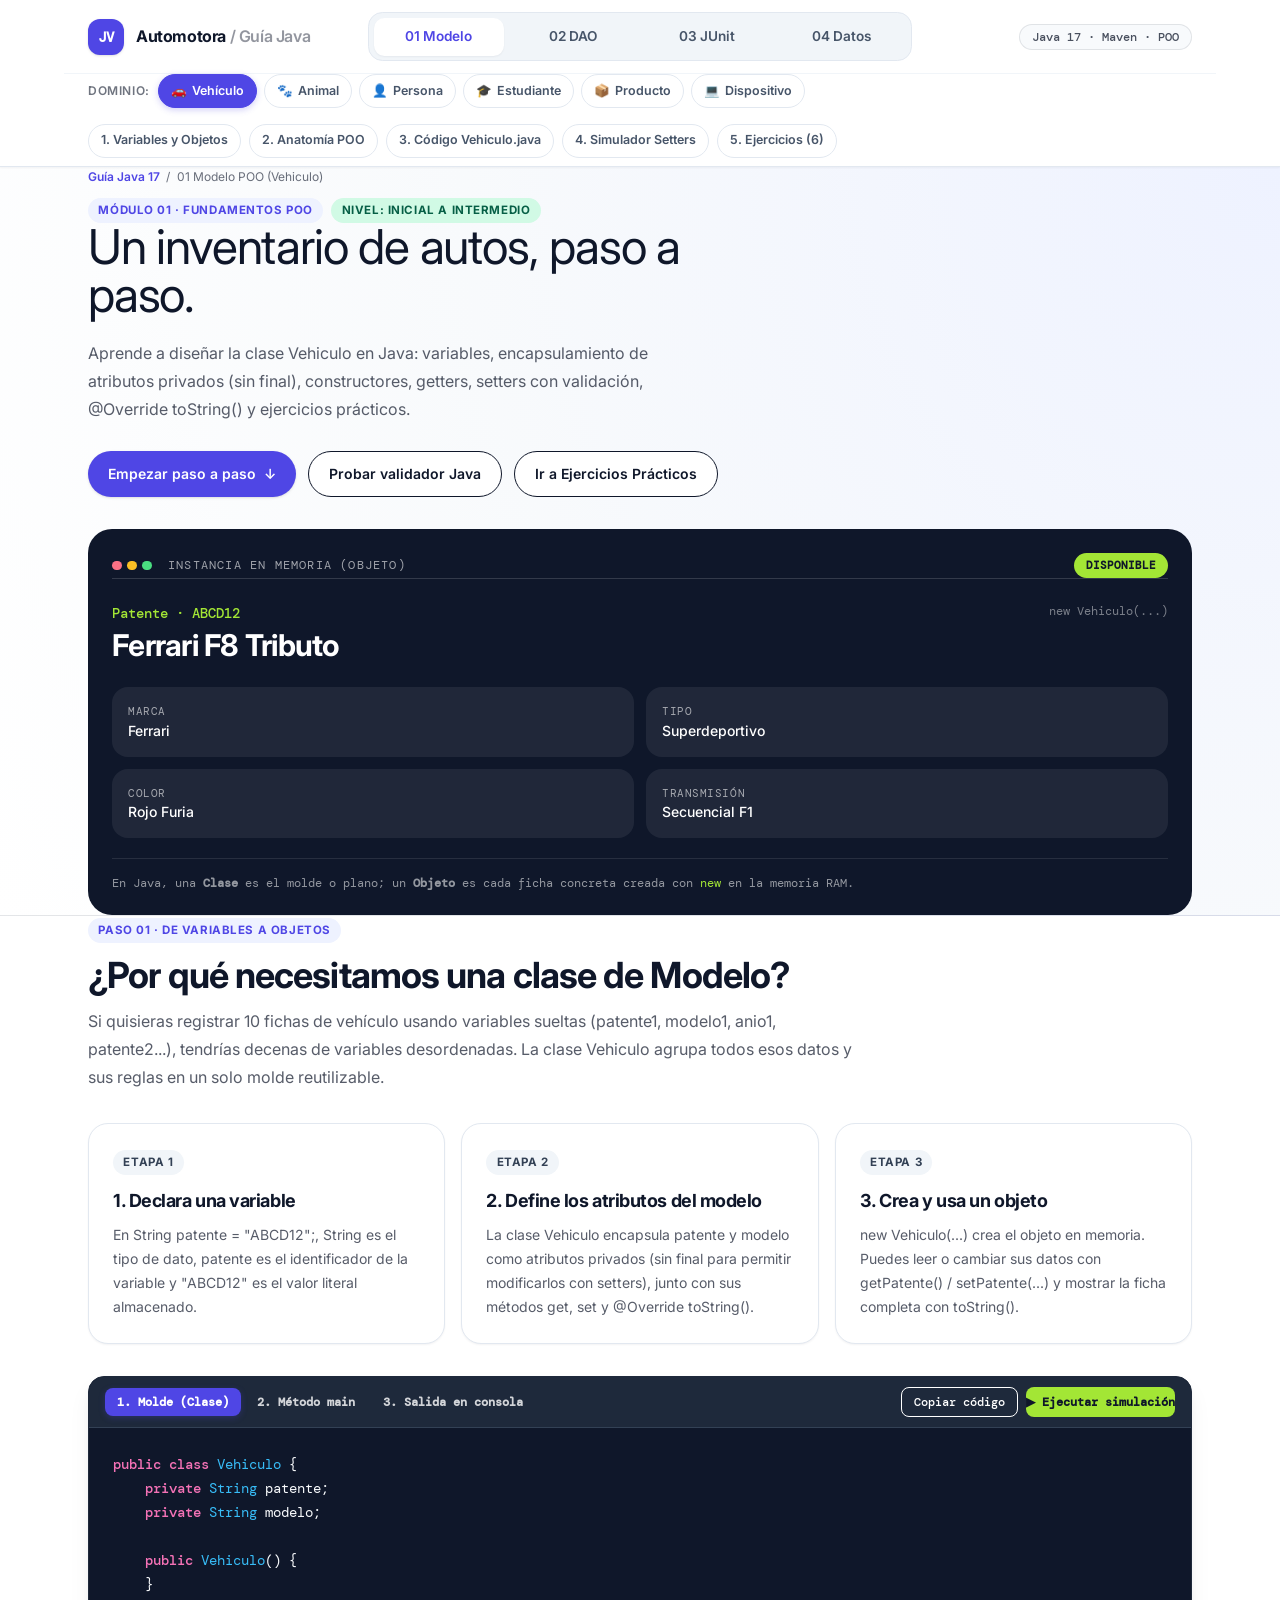
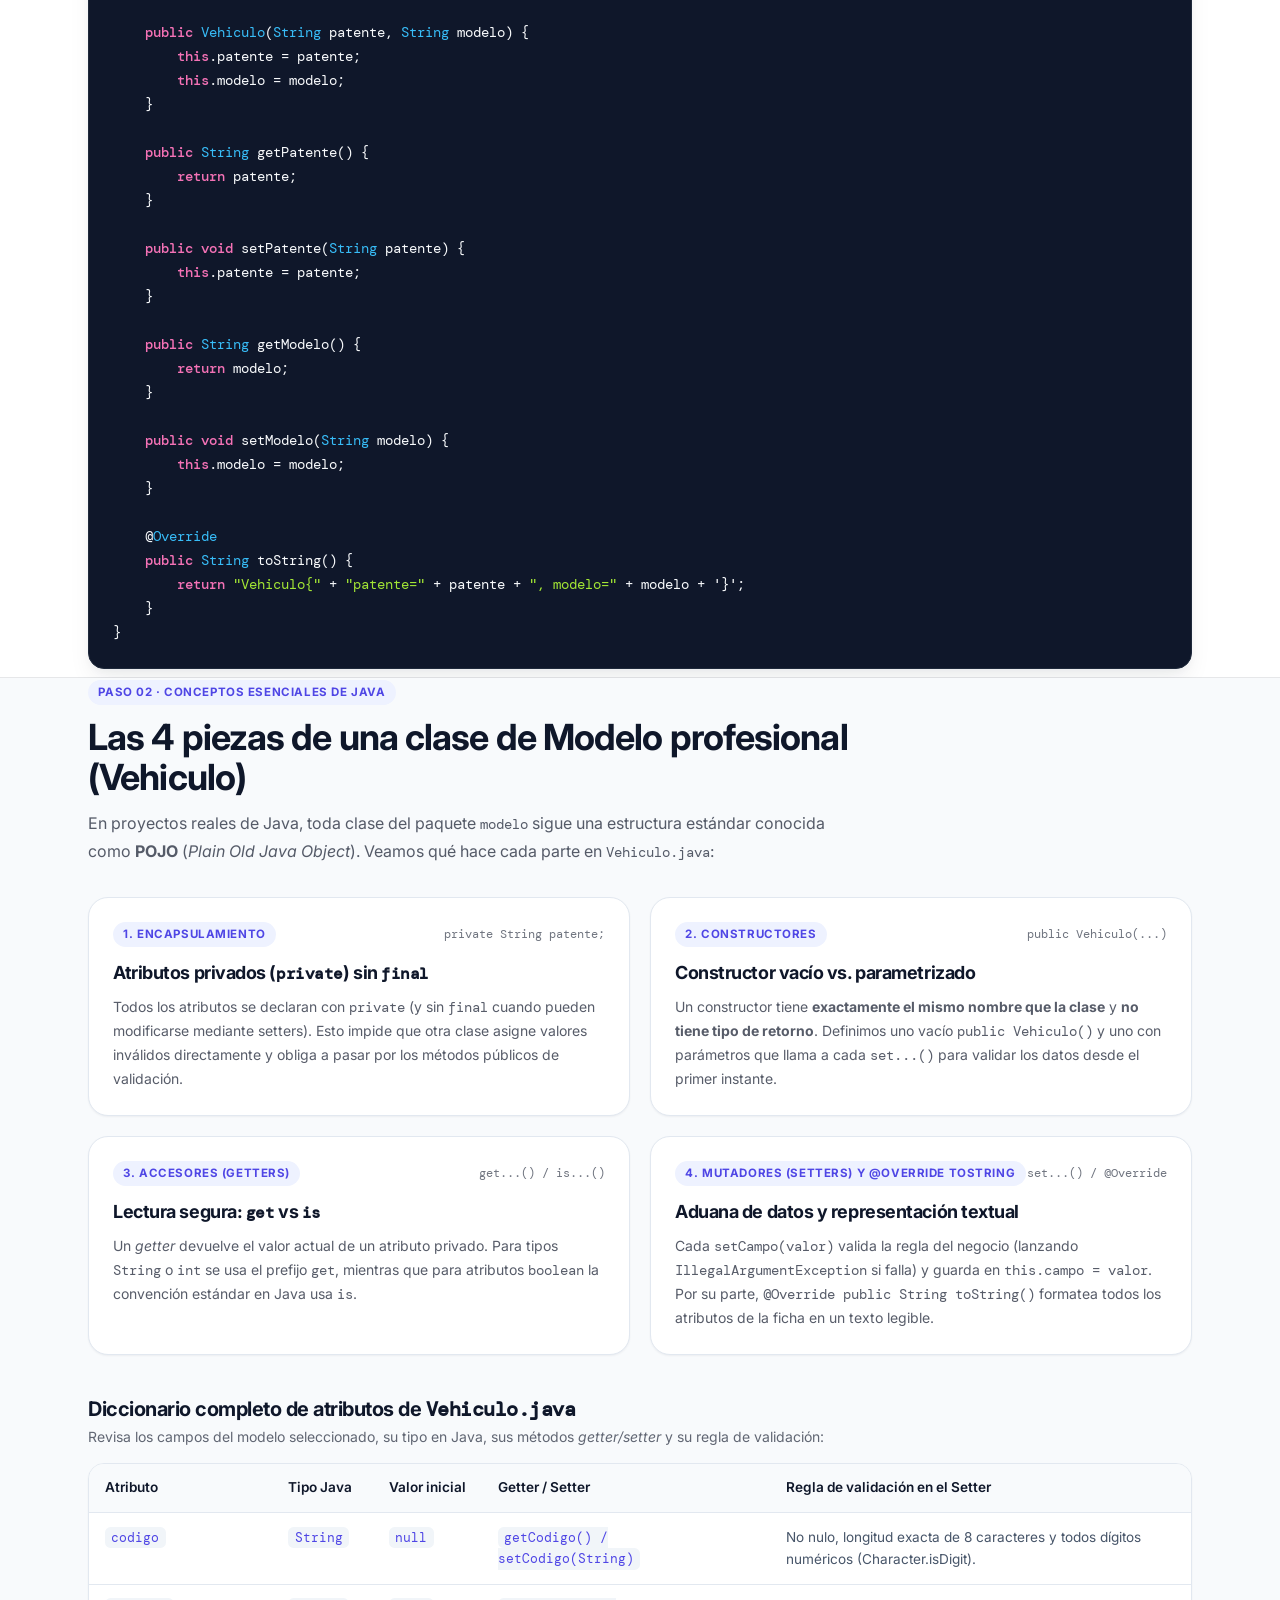
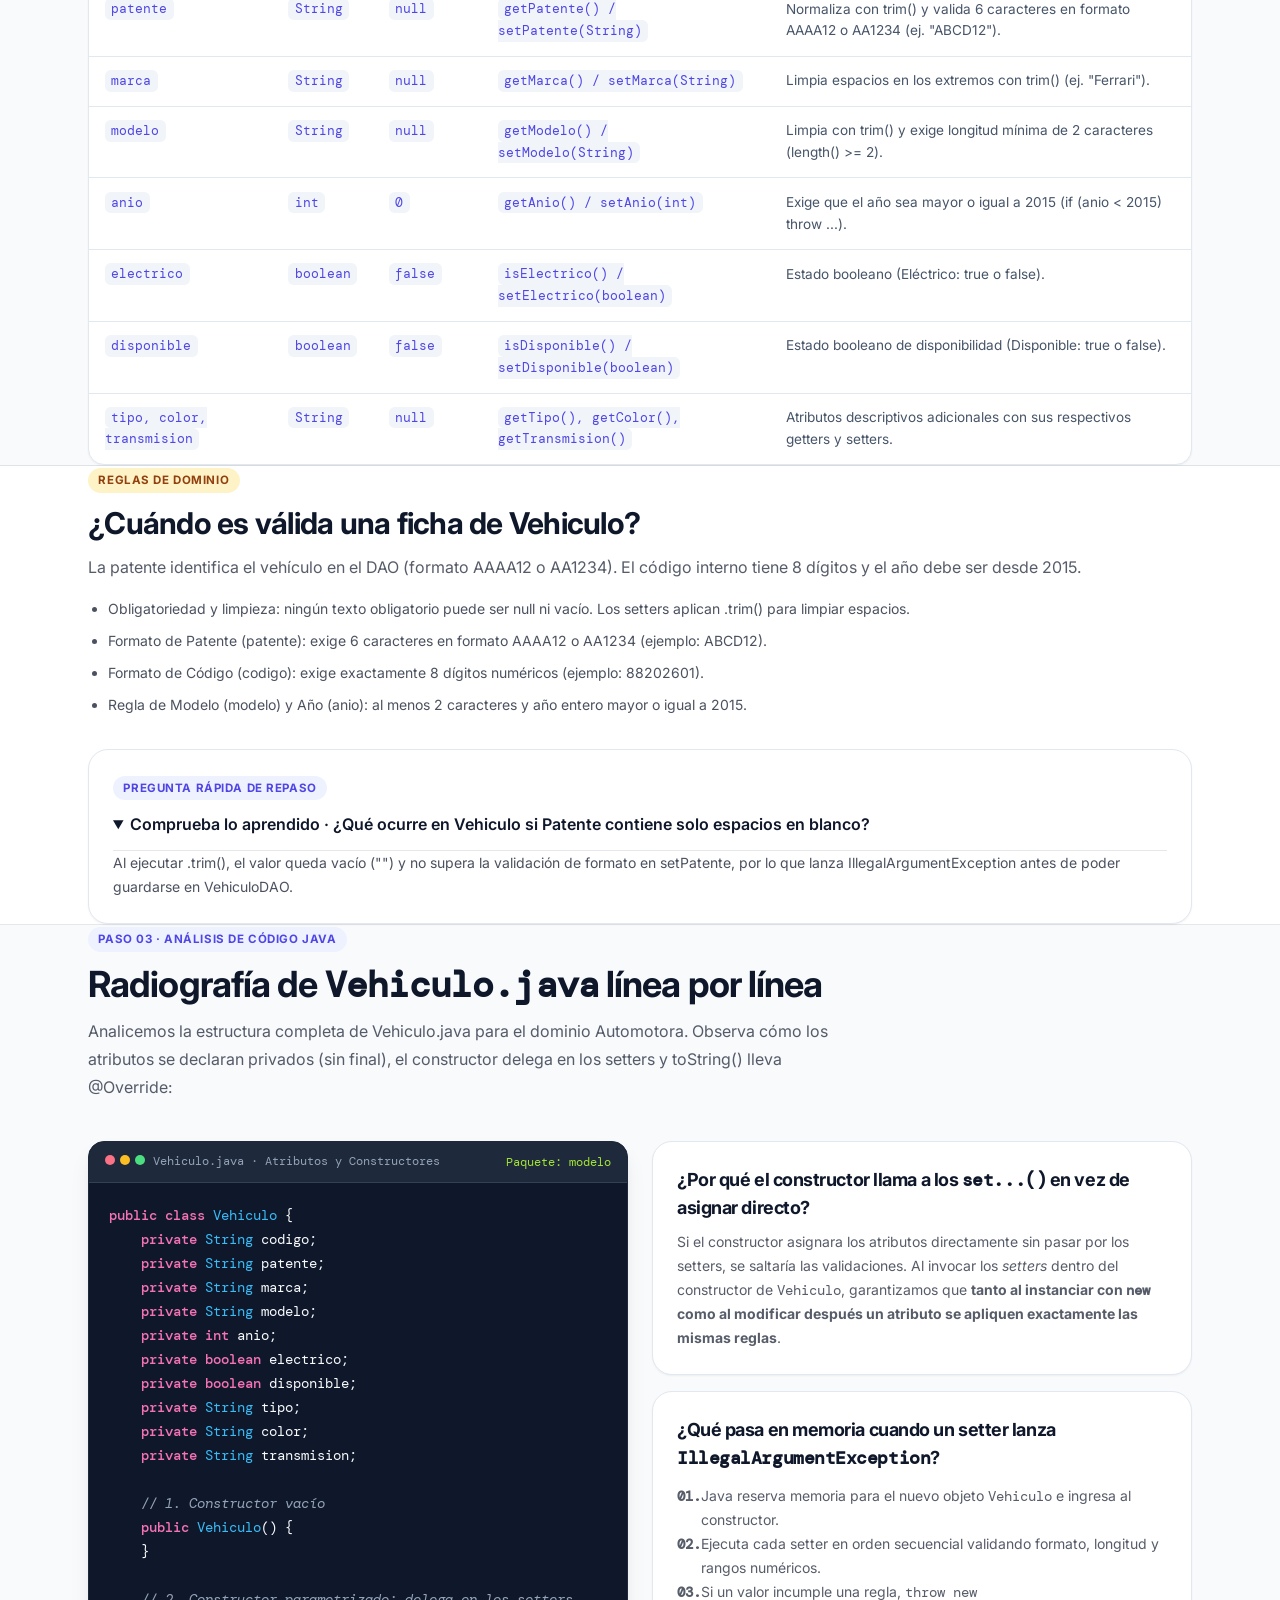
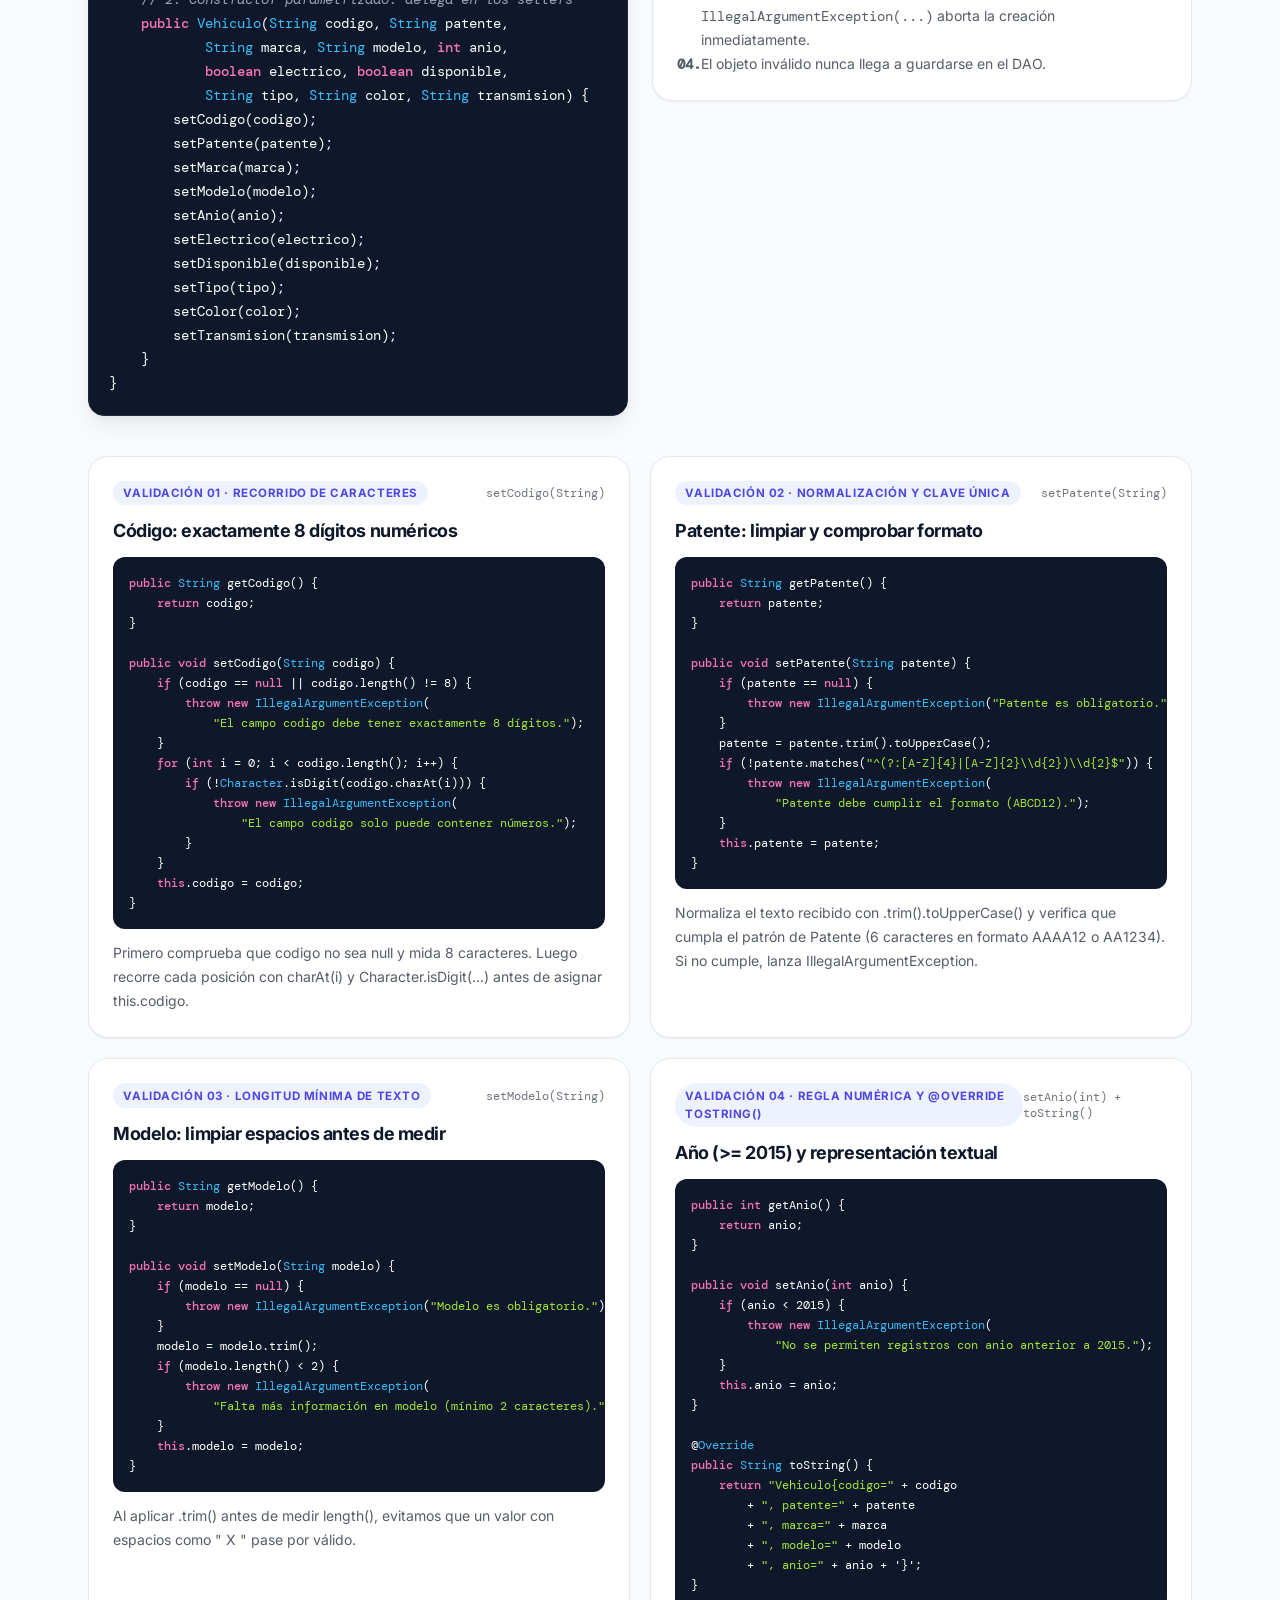
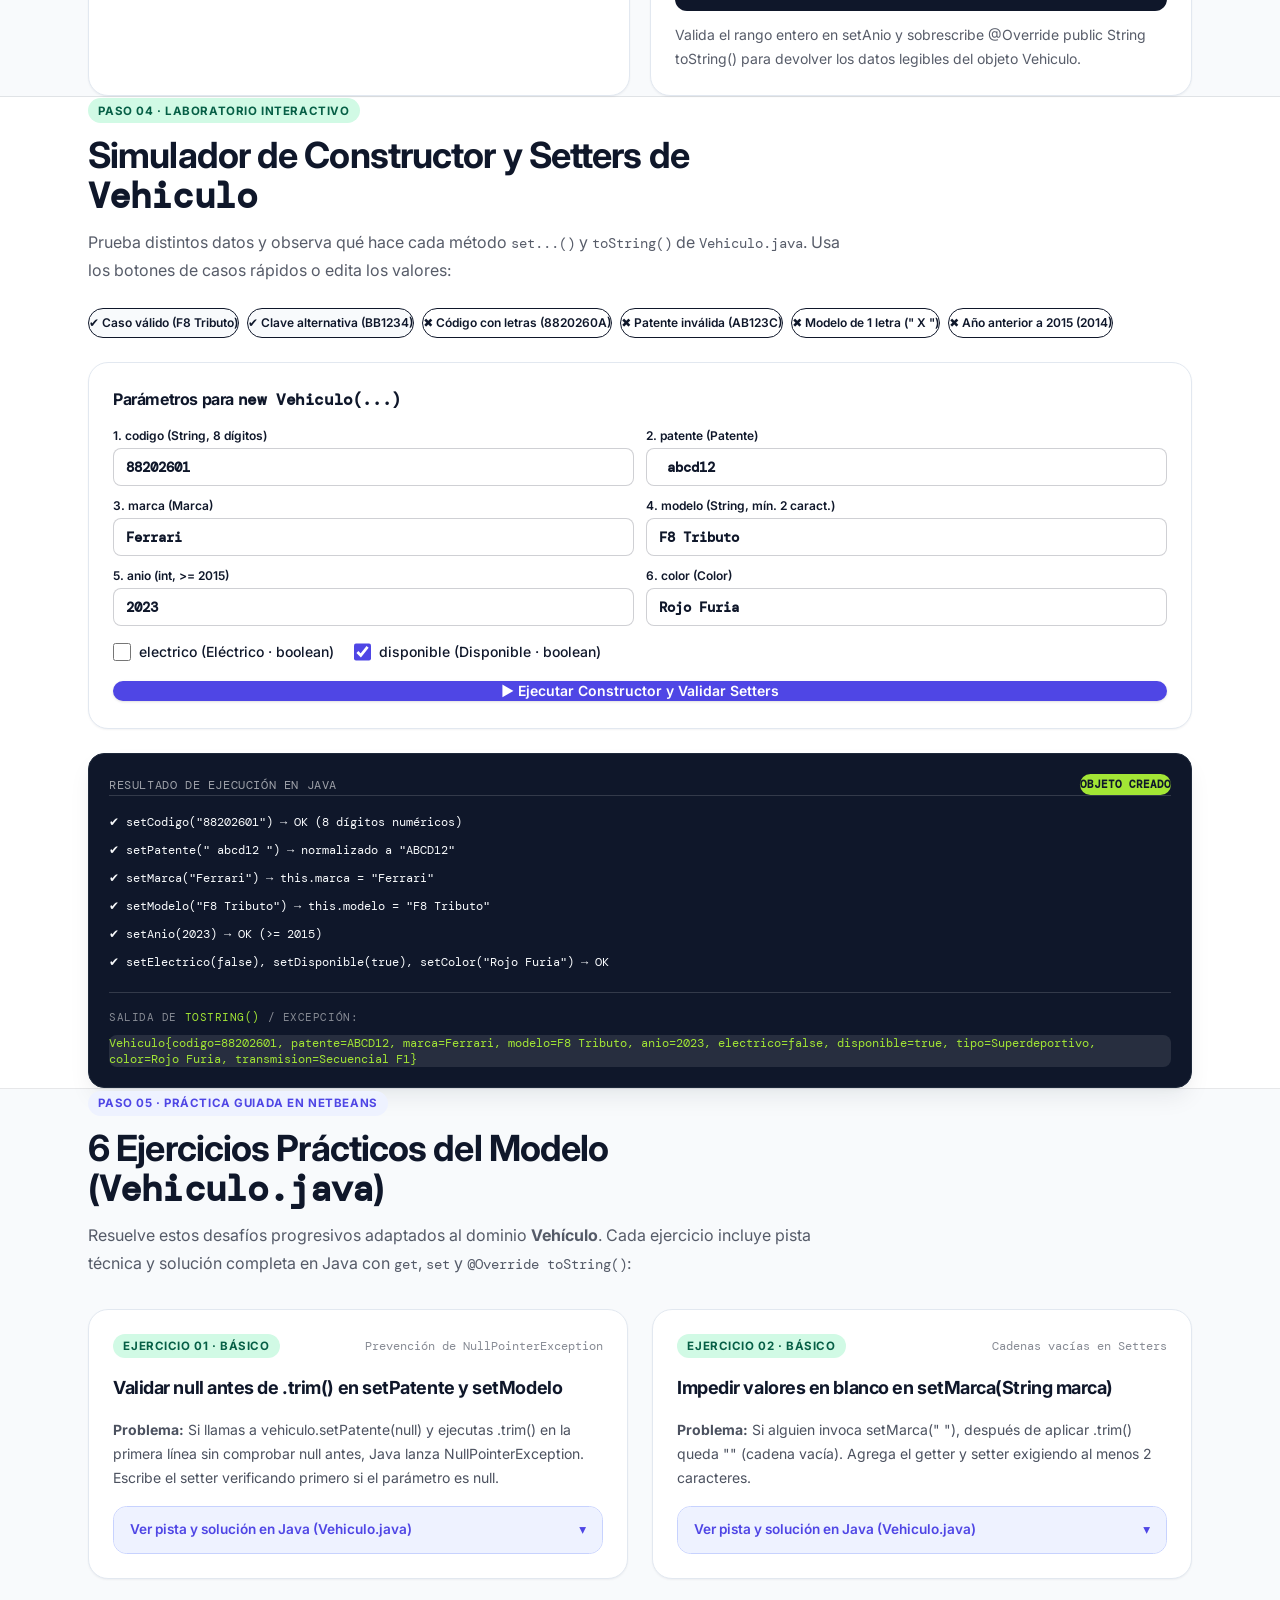
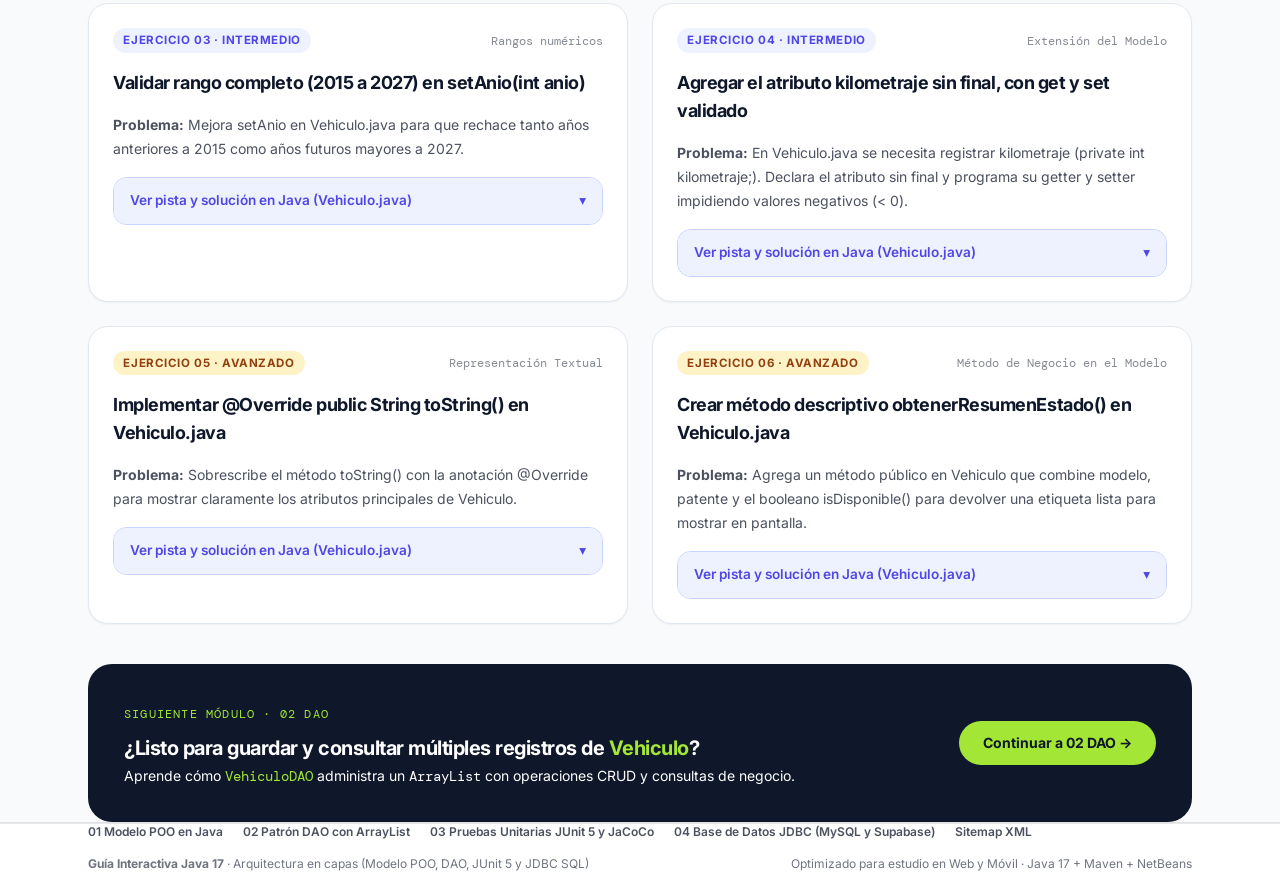
<file: _page/index.html>
<!doctype html>
<html lang="es-CL">
<head>
  <meta charset="utf-8">
  <meta name="viewport" content="width=device-width, initial-scale=1">
  <title>01 Modelo POO en Java 17: Clases, Encapsulamiento, Getters, Setters y Validaciones · Guía Java</title>
  <meta name="description" content="Aprende a diseñar el Modelo POO en Java 17 paso a paso: atributos privados, constructores, getters, setters con validación, @Override toString(), simulador interactivo y 6 ejercicios resueltos.">
  <meta name="keywords" content="Java 17, POO Java, Programación Orientada a Objetos, Clase Java, Encapsulamiento, Getters y Setters, Constructores Java, toString Override, IllegalArgumentException, NetBeans, Maven, Ejercicios Java">
  <meta name="author" content="Café y Código · curso-java.cafeycodigo.org">
  <meta name="robots" content="index, follow, max-snippet:-1, max-image-preview:large, max-video-preview:-1">
  <meta name="theme-color" content="#4338ca">
  <link rel="icon" type="image/svg+xml" href="favicon.svg">
  <link rel="manifest" href="site.webmanifest">
  <link rel="canonical" href="https://curso-java.cafeycodigo.org/index.html">
  <link rel="next" href="https://curso-java.cafeycodigo.org/proyecto.html">

  <!-- Open Graph / Facebook / WhatsApp / LinkedIn -->
  <meta property="og:type" content="article">
  <meta property="og:locale" content="es_CL">
  <meta property="og:site_name" content="Curso Java · Café y Código">
  <meta property="og:title" content="01 Modelo POO en Java 17: Encapsulamiento, Constructores, Getters, Setters y Ejercicios">
  <meta property="og:description" content="Domina la creación de clases en Java 17 con encapsulamiento, validaciones en setters, método @Override toString(), simulador en vivo y 6 ejercicios prácticos.">
  <meta property="og:url" content="https://curso-java.cafeycodigo.org/index.html">
  <meta property="og:image" content="https://curso-java.cafeycodigo.org/og-cover.svg">
  <meta property="og:image:alt" content="Guía Interactiva de Java 17: 01 Modelo POO, 02 DAO, 03 JUnit 5 y 04 Base de Datos JDBC">

  <!-- Twitter / X Cards -->
  <meta name="twitter:card" content="summary_large_image">
  <meta name="twitter:title" content="01 Modelo POO en Java 17: Clases, Getters, Setters y Validaciones">
  <meta name="twitter:description" content="Guía interactiva paso a paso para programar tu clase Modelo en Java 17 con constructores, validaciones y 6 ejercicios resueltos.">
  <meta name="twitter:image" content="https://curso-java.cafeycodigo.org/og-cover.svg">

  <!-- Preload & Styles -->
  <link rel="preload" href="tailwind.css" as="style">
  <link rel="stylesheet" href="tailwind.css">
  <link rel="stylesheet" href="guia.css?v=20261105-2">
  <script src="proyectos.js?v=20261105-2" defer></script>
  <script src="contextos.js?v=20261105-2" defer></script>
  <link rel="preconnect" href="https://fonts.googleapis.com">
  <link rel="preconnect" href="https://fonts.gstatic.com" crossorigin>
  <link href="https://fonts.googleapis.com/css2?family=DM+Mono:wght@400;500&family=Inter:wght@400;500;600;700;800&display=swap" rel="stylesheet">

  <!-- Datos Estructurados Schema.org (JSON-LD) -->
  <script type="application/ld+json">
  {
    "@context": "https://schema.org",
    "@graph": [
      {
        "@type": "Course",
        "@id": "https://curso-java.cafeycodigo.org/#course",
        "url": "https://curso-java.cafeycodigo.org/",
        "name": "Guía Interactiva de Arquitectura Java 17: Modelo POO, DAO, JUnit 5 y JDBC",
        "description": "Curso práctico de arquitectura en capas con Java 17, Maven y NetBeans: desde el diseño del Modelo POO hasta el patrón DAO en memoria, pruebas unitarias con JUnit 5 y persistencia SQL con JDBC.",
        "inLanguage": "es-CL",
        "educationalLevel": "Beginner to Intermediate",
        "provider": {
          "@type": "Organization",
          "name": "Café y Código",
          "url": "https://curso-java.cafeycodigo.org/"
        },
        "hasCourseInstance": {
          "@type": "CourseInstance",
          "courseMode": "online"
        }
      },
      {
        "@type": "TechArticle",
        "url": "https://curso-java.cafeycodigo.org/index.html",
        "headline": "01 Modelo POO en Java 17: Clases, Encapsulamiento, Constructores, Getters, Setters y toString()",
        "description": "Guía paso a paso sobre cómo programar una clase de dominio en Java 17 con atributos privados, constructores, getters, setters con validación y ejercicios prácticos.",
        "proficiencyLevel": "Beginner",
        "inLanguage": "es-CL",
        "about": ["Java 17", "Programación Orientada a Objetos", "Encapsulamiento", "Getters y Setters"]
      },
      {
        "@type": "BreadcrumbList",
        "itemListElement": [
          {
            "@type": "ListItem",
            "position": 1,
            "name": "Curso Java 17",
            "item": "https://curso-java.cafeycodigo.org/"
          },
          {
            "@type": "ListItem",
            "position": 2,
            "name": "01 Modelo POO",
            "item": "https://curso-java.cafeycodigo.org/index.html"
          }
        ]
      },
      {
        "@type": "FAQPage",
        "mainEntity": [
          {
            "@type": "Question",
            "name": "¿Por qué los atributos de una clase Java se declaran private y sin final cuando tienen setters?",
            "acceptedAnswer": {
              "@type": "Answer",
              "text": "Se declaran private para proteger el estado interno (encapsulamiento) y sin el modificador final para permitir tanto el constructor vacío como la modificación controlada mediante métodos set con validación."
            }
          },
          {
            "@type": "Question",
            "name": "¿Por qué el constructor con parámetros debe llamar a los métodos set en lugar de asignar this.campo = valor?",
            "acceptedAnswer": {
              "@type": "Answer",
              "text": "Al invocar los métodos set desde el constructor, todas las reglas de validación y normalización se ejecutan automáticamente al instanciar el objeto, evitando duplicar lógica y garantizando que nunca nazca un objeto inválido."
            }
          }
        ]
      }
    ]
  }
  </script>
</head>
<body data-lesson="modelo" class="bg-paper font-sans text-ink antialiased">
  <a href="#main-content" class="skip-link">Saltar al contenido principal</a>
  <header class="guide-header">
    <nav class="guide-nav mx-auto max-w-6xl px-4 py-3 sm:px-6" aria-label="Navegación principal">
      <a data-page="index.html" href="index.html" class="flex items-center gap-3 font-semibold tracking-tight text-ink no-underline">
        <span class="grid h-9 w-9 shrink-0 place-items-center rounded-xl bg-accent font-mono text-sm font-bold text-white shadow-sm" aria-hidden="true">JV</span>
        <span class="truncate"><span id="context-brand" class="font-bold">Automotora</span> <span class="text-ink/45">/ Guía Java</span></span>
      </a>
      <div class="lesson-links" role="navigation" aria-label="Módulos del curso">
        <a id="nav-model" aria-current="page" data-page="index.html" href="index.html">01 Modelo</a>
        <a id="nav-project" data-page="proyecto.html" href="proyecto.html">02 DAO</a>
        <a id="nav-tests" data-page="junit.html" href="junit.html">03 JUnit</a>
        <a id="nav-db" data-page="base-datos.html" href="base-datos.html">04 Datos</a>
      </div>
      <span class="guide-stack rounded-full border border-ink/10 bg-paper px-3 py-1 font-mono text-xs font-medium text-ink/75">Java 17 · Maven · POO</span>
    </nav>
    <aside id="selector" class="mx-auto flex max-w-6xl flex-wrap items-center justify-between gap-x-4 gap-y-2 px-4 py-2.5 sm:px-6" aria-label="Contexto de aprendizaje">
      <div class="flex flex-wrap items-center gap-2">
        <p class="text-xs font-semibold uppercase tracking-wider text-ink/60">Dominio:</p>
        <div id="selector-buttons" role="group" aria-label="Ejemplos de dominio"></div>
      </div>
      <div class="section-nav-bar text-xs" aria-label="Secciones de esta lección">
        <a class="jump-link" href="#primeros-pasos">1. Variables y Objetos</a>
        <a class="jump-link" href="#anatomia-poo">2. Anatomía POO</a>
        <a id="jump-model-code" class="jump-link" href="#modelo">3. Código Vehiculo.java</a>
        <a class="jump-link" href="#laboratorio-validador">4. Simulador Setters</a>
        <a class="jump-link" href="#ejercicios-modelo">5. Ejercicios (6)</a>
      </div>
    </aside>
  </header>

  <main id="main-content">
    <!-- HERO -->
    <section class="hero-surface border-b border-ink/10">
      <div class="mx-auto grid max-w-6xl gap-8 px-4 py-10 sm:px-6 sm:py-16 lg:grid-cols-[1.08fr_0.92fr] lg:items-center">
        <div>
          <nav aria-label="Ruta de navegación" class="seo-breadcrumbs">
            <a data-page="index.html" href="index.html">Guía Java 17</a>
            <span aria-hidden="true">/</span>
            <span aria-current="page">01 Modelo POO (<span class="domain-model-name">Vehiculo</span>)</span>
          </nav>
          <div class="mb-5 flex flex-wrap items-center gap-2">
            <span class="pro-badge pro-badge-indigo">Módulo 01 · Fundamentos POO</span>
            <span class="pro-badge pro-badge-emerald">Nivel: Inicial a Intermedio</span>
          </div>
          <h1 id="context-title" class="max-w-2xl text-3xl font-extrabold leading-[1.1] tracking-tight sm:text-5xl lg:text-6xl">
            Un inventario de autos, <span class="text-accent">paso a paso.</span>
          </h1>
          <p id="context-description" class="mt-5 max-w-xl text-base leading-7 text-ink/70 sm:text-lg sm:leading-8"></p>
          <div class="mt-7 flex flex-wrap gap-3">
            <a href="#primeros-pasos" class="inline-flex items-center gap-2 rounded-full bg-accent px-5 py-3 text-sm font-semibold text-white shadow-sm transition hover:bg-accent/90">
              Empezar paso a paso <span aria-hidden="true">↓</span>
            </a>
            <a href="#laboratorio-validador" class="inline-flex items-center gap-2 rounded-full border border-ink/15 bg-white px-5 py-3 text-sm font-semibold text-ink transition hover:bg-paper">
              Probar validador Java
            </a>
            <a href="#ejercicios-modelo" class="inline-flex items-center gap-2 rounded-full border border-ink/15 bg-white px-5 py-3 text-sm font-semibold text-accent transition hover:bg-paper">
              Ir a Ejercicios Prácticos
            </a>
          </div>
        </div>

        <!-- Ficha interactiva de ejemplo -->
        <div class="relative overflow-hidden rounded-3xl bg-ink p-6 text-white shadow-xl sm:p-8">
          <div class="flex items-center justify-between border-b border-white/15 pb-4">
            <div class="flex items-center gap-2">
              <span class="window-dots" aria-hidden="true"><span></span><span></span><span></span></span>
              <span class="font-mono text-xs uppercase tracking-widest text-white/60">Instancia en Memoria (Objeto)</span>
            </div>
            <span id="sample-badge" class="rounded-full bg-lime px-3 py-1 font-mono text-[11px] font-semibold text-ink">DISPONIBLE</span>
          </div>
          <div class="mt-6 flex flex-wrap items-baseline justify-between gap-2">
            <p id="sample-key" class="font-mono text-sm font-medium text-lime">ABCD12 · 2023</p>
            <span id="sample-constructor-call" class="font-mono text-xs text-white/45">new Vehiculo(...)</span>
          </div>
          <h2 id="sample-name" class="mt-1 text-2xl font-bold tracking-tight sm:text-3xl">Ferrari F8 Tributo</h2>
          <div id="sample-fields" class="mt-6 grid grid-cols-1 gap-3 sm:grid-cols-2"></div>
          <p class="mt-5 border-t border-white/10 pt-4 font-mono text-xs text-white/55">
            En Java, una <strong>Clase</strong> es el molde o plano; un <strong>Objeto</strong> es cada ficha concreta creada con <code class="text-lime">new</code> en la memoria RAM.
          </p>
        </div>
      </div>
    </section>

    <!-- SECCIÓN 1: PRIMEROS PASOS -->
    <section id="primeros-pasos" class="border-b border-ink/10 bg-white">
      <div class="mx-auto max-w-6xl px-4 py-14 sm:px-6 sm:py-20">
        <div class="max-w-3xl">
          <span class="pro-badge pro-badge-indigo">Paso 01 · De Variables a Objetos</span>
          <h2 class="mt-3 text-2xl font-bold tracking-tight sm:text-4xl">¿Por qué necesitamos una clase de Modelo?</h2>
          <p id="why-model-text" class="mt-3 text-base leading-7 text-ink/70"></p>
        </div>

        <ol class="mt-8 grid gap-4 md:grid-cols-3">
          <li class="pro-card">
            <span class="pro-badge pro-badge-slate">Etapa 1</span>
            <h3 class="mt-3 text-lg font-bold">1. Declara una variable</h3>
            <p id="intro-variable" class="mt-2 text-sm leading-6 text-ink/70"></p>
          </li>
          <li class="pro-card">
            <span class="pro-badge pro-badge-slate">Etapa 2</span>
            <h3 class="mt-3 text-lg font-bold">2. Define los atributos del modelo</h3>
            <p id="intro-attributes" class="mt-2 text-sm leading-6 text-ink/70"></p>
          </li>
          <li class="pro-card">
            <span class="pro-badge pro-badge-slate">Etapa 3</span>
            <h3 class="mt-3 text-lg font-bold">3. Crea y usa un objeto</h3>
            <p id="intro-object" class="mt-2 text-sm leading-6 text-ink/70"></p>
          </li>
        </ol>

        <div class="code-window mt-8">
          <div class="code-window-header">
            <div id="model-tabs" role="tablist" aria-label="Ejemplo Java" class="flex flex-wrap gap-1">
              <button type="button" id="tab-class" role="tab" aria-controls="model-panel" class="rounded-lg px-3 py-1.5 text-xs font-semibold text-white/80 hover:bg-white/10">1. Molde (Clase)</button>
              <button type="button" id="tab-main" role="tab" aria-controls="model-panel" class="rounded-lg px-3 py-1.5 font-mono text-xs font-semibold text-white/80 hover:bg-white/10">2. Método main</button>
              <button type="button" id="tab-output" role="tab" aria-controls="model-panel" class="rounded-lg px-3 py-1.5 text-xs font-semibold text-white/80 hover:bg-white/10">3. Salida en consola</button>
            </div>
            <div class="flex flex-wrap gap-2">
              <button type="button" id="copy-model-code" class="rounded-lg border border-white/25 bg-white/5 px-3 py-1.5 text-xs font-medium text-white hover:bg-white/15">Copiar código</button>
              <button type="button" id="run-model-code" class="rounded-lg bg-lime px-3.5 py-1.5 text-xs font-bold text-ink">▶ Ejecutar simulación</button>
            </div>
          </div>
          <div id="model-panel" role="tabpanel" tabindex="0">
            <pre id="model-source" class="overflow-x-auto p-4 text-xs leading-6 sm:p-6 sm:text-sm"><code id="model-code"></code></pre>
            <div id="model-console" class="space-y-4 p-4 sm:p-6" hidden>
              <p class="font-mono text-xs uppercase tracking-widest text-white/65">Traza de ejecución paso a paso en la JVM</p>
              <ol id="model-trace" class="list-decimal space-y-2 break-words pl-5 text-sm text-white/85"></ol>
              <pre id="model-output" role="status" class="whitespace-pre-wrap break-words rounded-lg bg-white/10 p-4 font-mono text-sm text-lime"></pre>
            </div>
          </div>
        </div>
        <p id="model-copy-status" role="status" class="mt-2 text-xs text-ink/70"></p>
      </div>
    </section>

    <!-- SECCIÓN 2: ANATOMÍA POO COMPLETA -->
    <section id="anatomia-poo" class="border-b border-ink/10 bg-paper">
      <div class="mx-auto max-w-6xl px-4 py-14 sm:px-6 sm:py-20">
        <div class="max-w-3xl">
          <span class="pro-badge pro-badge-indigo">Paso 02 · Conceptos Esenciales de Java</span>
          <h2 class="mt-3 text-2xl font-bold tracking-tight sm:text-4xl">Las 4 piezas de una clase de Modelo profesional (<span class="domain-model-name text-accent">Vehiculo</span>)</h2>
          <p class="mt-3 text-base leading-7 text-ink/70">
            En proyectos reales de Java, toda clase del paquete <code class="font-mono text-sm">modelo</code> sigue una estructura estándar conocida como <strong>POJO</strong> (<em>Plain Old Java Object</em>). Veamos qué hace cada parte en <code class="domain-model-file font-mono text-sm text-accent">Vehiculo.java</code>:
          </p>
        </div>

        <div class="mt-8 grid gap-5 md:grid-cols-2">
          <article class="pro-card">
            <div class="flex items-center justify-between">
              <span class="pro-badge pro-badge-indigo">1. Encapsulamiento</span>
              <code id="poo-attr-example" class="font-mono text-xs text-ink/60">private String codigo;</code>
            </div>
            <h3 class="mt-3 text-lg font-bold">Atributos privados (<code class="font-mono text-base">private</code>) sin <code class="font-mono text-base">final</code></h3>
            <p class="mt-2 text-sm leading-6 text-ink/70">
              Todos los atributos se declaran con <code class="font-mono">private</code> (y sin <code class="font-mono">final</code> cuando pueden modificarse mediante setters). Esto impide que otra clase asigne valores inválidos directamente y obliga a pasar por los métodos públicos de validación.
            </p>
          </article>

          <article class="pro-card">
            <div class="flex items-center justify-between">
              <span class="pro-badge pro-badge-indigo">2. Constructores</span>
              <code id="poo-ctor-example" class="font-mono text-xs text-ink/60">public Vehiculo(...)</code>
            </div>
            <h3 class="mt-3 text-lg font-bold">Constructor vacío vs. parametrizado</h3>
            <p class="mt-2 text-sm leading-6 text-ink/70">
              Un constructor tiene <strong>exactamente el mismo nombre que la clase</strong> y <strong>no tiene tipo de retorno</strong>. Definimos uno vacío <code class="domain-empty-ctor font-mono">public Vehiculo()</code> y uno con parámetros que llama a cada <code class="font-mono">set...()</code> para validar los datos desde el primer instante.
            </p>
          </article>

          <article class="pro-card">
            <div class="flex items-center justify-between">
              <span class="pro-badge pro-badge-indigo">3. Accesores (Getters)</span>
              <code class="font-mono text-xs text-ink/60">get...() / is...()</code>
            </div>
            <h3 class="mt-3 text-lg font-bold">Lectura segura: <code class="font-mono text-base">get</code> vs <code class="font-mono text-base">is</code></h3>
            <p class="mt-2 text-sm leading-6 text-ink/70">
              Un <em>getter</em> devuelve el valor actual de un atributo privado. Para tipos <code class="font-mono">String</code> o <code class="font-mono">int</code> se usa el prefijo <code class="font-mono">get</code>, mientras que para atributos <code class="font-mono">boolean</code> la convención estándar en Java usa <code class="font-mono">is</code>.
            </p>
          </article>

          <article class="pro-card">
            <div class="flex items-center justify-between">
              <span class="pro-badge pro-badge-indigo">4. Mutadores (Setters) y @Override toString</span>
              <code class="font-mono text-xs text-ink/60">set...() / @Override</code>
            </div>
            <h3 class="mt-3 text-lg font-bold">Aduana de datos y representación textual</h3>
            <p class="mt-2 text-sm leading-6 text-ink/70">
              Cada <code class="font-mono">setCampo(valor)</code> valida la regla del negocio (lanzando <code class="font-mono">IllegalArgumentException</code> si falla) y guarda en <code class="font-mono">this.campo = valor</code>. Por su parte, <code class="font-mono">@Override public String toString()</code> formatea todos los atributos de la ficha en un texto legible.
            </p>
          </article>
        </div>

        <!-- Tabla dinámica de atributos del modelo seleccionado -->
        <div class="mt-10">
          <h3 class="text-xl font-bold">Diccionario completo de atributos de <code class="domain-model-file font-mono text-accent">Vehiculo.java</code></h3>
          <p class="mt-1 text-sm text-ink/65">Revisa los campos del modelo seleccionado, su tipo en Java, sus métodos <em>getter/setter</em> y su regla de validación:</p>
          <div class="table-scroll mt-4">
            <table class="pro-table">
              <thead>
                <tr>
                  <th>Atributo</th>
                  <th>Tipo Java</th>
                  <th>Valor inicial</th>
                  <th>Getter / Setter</th>
                  <th>Regla de validación en el Setter</th>
                </tr>
              </thead>
              <tbody id="domain-attributes-tbody"></tbody>
            </table>
          </div>
        </div>
      </div>
    </section>

    <!-- SECCIÓN 3: REGLAS DEL CONTEXTO SELECCIONADO -->
    <section id="validaciones" class="border-b border-ink/10 bg-white">
      <div class="mx-auto max-w-6xl px-4 py-12 sm:px-6 sm:py-16">
        <div class="grid gap-8 lg:grid-cols-[1.15fr_0.85fr] lg:items-center">
          <div>
            <span class="pro-badge pro-badge-amber">Reglas de Dominio</span>
            <h2 class="mt-3 text-2xl font-bold tracking-tight sm:text-3xl">¿Cuándo es válida una ficha de <span class="domain-model-name text-accent">Vehiculo</span>?</h2>
            <p id="demo-rule" class="mt-3 text-base leading-7 text-ink/70"></p>
            <ul id="model-rules" class="mt-4 list-disc space-y-2 pl-5 text-sm leading-6 text-ink/75"></ul>
          </div>
          <div class="pro-card bg-paper">
            <span class="pro-badge pro-badge-indigo">Pregunta rápida de repaso</span>
            <details class="mt-3" open>
              <summary id="model-question" class="cursor-pointer font-semibold text-ink"></summary>
              <p id="model-answer" class="mt-3 border-t border-ink/10 pt-3 text-sm leading-6 text-ink/75"></p>
            </details>
          </div>
        </div>
      </div>
    </section>

    <!-- SECCIÓN 4: RADIOGRAFÍA DINÁMICA DEL MODELO SELECCIONADO -->
    <div id="vehicle-guide">
      <section id="modelo" class="border-b border-ink/10 bg-paper">
        <div class="mx-auto max-w-6xl px-4 py-14 sm:px-6 sm:py-20">
          <div class="max-w-3xl">
            <span class="pro-badge pro-badge-indigo">Paso 03 · Análisis de Código Java</span>
            <h2 class="mt-3 text-2xl font-bold tracking-tight sm:text-4xl">Radiografía de <code class="domain-model-file font-mono text-accent">Vehiculo.java</code> línea por línea</h2>
            <p id="model-deep-intro" class="mt-3 text-base leading-7 text-ink/70"></p>
          </div>

          <div class="mt-10 grid gap-6 lg:grid-cols-2 lg:items-start">
            <article class="code-window">
              <div class="code-window-header">
                <span><span class="window-dots"><span></span><span></span><span></span></span><span class="domain-model-file">Vehiculo.java</span> · Atributos y Constructores</span>
                <span class="text-xs text-lime">Paquete: modelo</span>
              </div>
              <pre class="overflow-x-auto p-5 text-xs leading-6 sm:text-sm"><code id="deep-ctor-code"></code></pre>
            </article>

            <div class="space-y-4">
              <div class="pro-card">
                <h3 class="text-lg font-bold">¿Por qué el constructor llama a los <code class="font-mono text-accent">set...()</code> en vez de asignar directo?</h3>
                <p class="mt-2 text-sm leading-6 text-ink/70">
                  Si el constructor asignara los atributos directamente sin pasar por los setters, se saltaría las validaciones. Al invocar los <em>setters</em> dentro del constructor de <code class="domain-model-name font-mono">Vehiculo</code>, garantizamos que <strong>tanto al instanciar con <code class="font-mono">new</code> como al modificar después un atributo se apliquen exactamente las mismas reglas</strong>.
                </p>
              </div>

              <div class="pro-card">
                <h3 class="text-lg font-bold">¿Qué pasa en memoria cuando un setter lanza <code class="font-mono text-rose-600">IllegalArgumentException</code>?</h3>
                <ol class="mt-3 space-y-2.5 text-sm leading-6 text-ink/70">
                  <li class="flex gap-2.5"><span class="font-mono font-bold text-accent">01.</span><span>Java reserva memoria para el nuevo objeto <code class="domain-model-name font-mono">Vehiculo</code> e ingresa al constructor.</span></li>
                  <li class="flex gap-2.5"><span class="font-mono font-bold text-accent">02.</span><span>Ejecuta cada setter en orden secuencial validando formato, longitud y rangos numéricos.</span></li>
                  <li class="flex gap-2.5"><span class="font-mono font-bold text-accent">03.</span><span>Si un valor incumple una regla, <code class="font-mono">throw new IllegalArgumentException(...)</code> aborta la creación inmediatamente.</span></li>
                  <li class="flex gap-2.5"><span class="font-mono font-bold text-accent">04.</span><span>El objeto inválido nunca llega a guardarse en el DAO.</span></li>
                </ol>
              </div>
            </div>
          </div>

          <!-- Las 4 validaciones dinámicas del dominio -->
          <div id="deep-validations-grid" class="mt-10 grid gap-5 md:grid-cols-2"></div>
        </div>
      </section>

      <!-- SECCIÓN 5: LABORATORIO INTERACTIVO DE VALIDACIÓN DE SETTERS -->
      <section id="laboratorio-validador" class="border-b border-ink/10 bg-white">
        <div class="mx-auto max-w-6xl px-4 py-14 sm:px-6 sm:py-20">
          <div class="max-w-3xl">
            <span class="pro-badge pro-badge-emerald">Paso 04 · Laboratorio Interactivo</span>
            <h2 class="mt-3 text-2xl font-bold tracking-tight sm:text-4xl">Simulador de Constructor y Setters de <code class="domain-model-name font-mono text-accent">Vehiculo</code></h2>
            <p class="mt-3 text-base leading-7 text-ink/70">
              Prueba distintos datos y observa qué hace cada método <code class="font-mono text-sm">set...()</code> y <code class="font-mono text-sm">toString()</code> de <code class="domain-model-file font-mono text-sm">Vehiculo.java</code>. Usa los botones de casos rápidos o edita los valores:
            </p>
          </div>

          <div id="lab-presets-bar" class="mt-6 flex flex-wrap gap-2"></div>

          <div class="mt-6 grid gap-6 lg:grid-cols-[1fr_1.1fr]">
            <form id="setter-lab-form" class="pro-card space-y-4">
              <h3 class="text-base font-bold">Parámetros para <code id="lab-ctor-title" class="font-mono text-accent">new Vehiculo(...)</code></h3>
              <div class="grid gap-3 sm:grid-cols-2">
                <label class="block text-xs font-semibold text-ink/80">
                  <span id="lab-label-codigo">1. codigo (String, 8 dígitos)</span>
                  <input id="lab-codigo" type="text" value="88202601" class="mt-1 block w-full rounded-lg border border-ink/20 px-3 py-2 font-mono text-sm">
                </label>
                <label class="block text-xs font-semibold text-ink/80">
                  <span id="lab-label-patente">2. patente (Clave única)</span>
                  <input id="lab-patente" type="text" value="ABCD12" class="mt-1 block w-full rounded-lg border border-ink/20 px-3 py-2 font-mono text-sm">
                </label>
                <label class="block text-xs font-semibold text-ink/80">
                  <span id="lab-label-marca">3. marca (String)</span>
                  <input id="lab-marca" type="text" value="Ferrari" class="mt-1 block w-full rounded-lg border border-ink/20 px-3 py-2 font-mono text-sm">
                </label>
                <label class="block text-xs font-semibold text-ink/80">
                  <span id="lab-label-modelo">4. modelo (String, mín. 2 caract.)</span>
                  <input id="lab-modelo" type="text" value="F8 Tributo" class="mt-1 block w-full rounded-lg border border-ink/20 px-3 py-2 font-mono text-sm">
                </label>
                <label class="block text-xs font-semibold text-ink/80">
                  <span id="lab-label-anio">5. anio (int, &gt;= 2015)</span>
                  <input id="lab-anio" type="number" value="2023" class="mt-1 block w-full rounded-lg border border-ink/20 px-3 py-2 font-mono text-sm">
                </label>
                <label class="block text-xs font-semibold text-ink/80">
                  <span id="lab-label-color">6. detalle / color (String)</span>
                  <input id="lab-color" type="text" value="Rojo Furia" class="mt-1 block w-full rounded-lg border border-ink/20 px-3 py-2 font-mono text-sm">
                </label>
              </div>
              <div class="flex flex-wrap gap-5 pt-1 text-sm">
                <label class="flex items-center gap-2 font-medium">
                  <input id="lab-electrico" type="checkbox"> <span id="lab-label-bool1">electrico (boolean)</span>
                </label>
                <label class="flex items-center gap-2 font-medium">
                  <input id="lab-disponible" type="checkbox" checked> <span id="lab-label-bool2">disponible (boolean)</span>
                </label>
              </div>
              <button type="submit" class="w-full rounded-xl bg-accent px-4 py-2.5 text-sm font-semibold text-white shadow-sm hover:bg-accent/90">
                ▶ Ejecutar Constructor y Validar Setters
              </button>
            </form>

            <div class="code-window flex flex-col justify-between p-5">
              <div>
                <div class="flex items-center justify-between border-b border-white/15 pb-3">
                  <span class="font-mono text-xs uppercase tracking-wider text-white/60">Resultado de Ejecución en Java</span>
                  <span id="lab-result-badge" class="rounded-full bg-lime px-2.5 py-0.5 font-mono text-[11px] font-bold text-ink">OBJETO CREADO</span>
                </div>
                <ul id="lab-steps" class="mt-4 space-y-2 font-mono text-xs leading-5 text-white/90"></ul>
              </div>
              <div class="mt-5 border-t border-white/15 pt-4">
                <p class="font-mono text-[11px] uppercase tracking-wider text-white/50">Salida de <code class="text-lime">toString()</code> / Excepción:</p>
                <pre id="lab-console" class="mt-2 whitespace-pre-wrap break-words rounded-lg bg-white/10 p-3 font-mono text-xs text-lime"></pre>
              </div>
            </div>
          </div>
        </div>
      </section>

      <!-- SECCIÓN 6: EJERCICIOS PRÁCTICOS DINÁMICOS DEL MODELO -->
      <section id="ejercicios-modelo" class="border-b border-ink/10 bg-paper">
        <div class="mx-auto max-w-6xl px-4 py-14 sm:px-6 sm:py-20">
          <div class="max-w-3xl">
            <span class="pro-badge pro-badge-indigo">Paso 05 · Práctica Guiada en NetBeans</span>
            <h2 class="mt-3 text-2xl font-bold tracking-tight sm:text-4xl">6 Ejercicios Prácticos del Modelo (<code class="domain-model-file font-mono text-accent">Vehiculo.java</code>)</h2>
            <p class="mt-3 text-base leading-7 text-ink/70">
              Resuelve estos desafíos progresivos adaptados al dominio <strong class="domain-title-name">Vehículo</strong>. Cada ejercicio incluye pista técnica y solución completa en Java con <code class="font-mono text-sm">get</code>, <code class="font-mono text-sm">set</code> y <code class="font-mono text-sm">@Override toString()</code>:
            </p>
          </div>

          <div id="model-exercises-grid" class="mt-8 grid gap-6 lg:grid-cols-2"></div>

          <div class="mt-10 flex flex-col items-start justify-between gap-4 rounded-3xl bg-ink p-7 text-white sm:flex-row sm:items-center sm:p-9">
            <div>
              <span class="font-mono text-xs uppercase tracking-widest text-lime">Siguiente Módulo · 02 DAO</span>
              <h3 class="mt-2 text-xl font-bold sm:text-2xl">¿Listo para guardar y consultar múltiples registros de <span class="domain-model-name text-lime">Vehiculo</span>?</h3>
              <p class="mt-1 text-sm text-white/70">Aprende cómo <code class="domain-dao-name font-mono text-lime">VehiculoDAO</code> administra un <code class="font-mono">ArrayList</code> con operaciones CRUD y consultas de negocio.</p>
            </div>
            <a data-page="proyecto.html" href="proyecto.html" class="shrink-0 rounded-full bg-lime px-6 py-3 text-sm font-bold text-ink no-underline transition hover:brightness-95">
              Continuar a 02 DAO →
            </a>
          </div>
        </div>
      </section>
    </div>
  </main>

  <footer class="border-t border-ink/10 bg-white">
    <div class="mx-auto flex max-w-6xl flex-col gap-4 px-4 py-8 text-xs text-ink/60 sm:px-6">
      <nav aria-label="Mapa de módulos del curso Java" class="seo-footer-links">
        <a data-page="index.html" href="index.html">01 Modelo POO en Java</a>
        <a data-page="proyecto.html" href="proyecto.html">02 Patrón DAO con ArrayList</a>
        <a data-page="junit.html" href="junit.html">03 Pruebas Unitarias JUnit 5 y JaCoCo</a>
        <a data-page="base-datos.html" href="base-datos.html">04 Base de Datos JDBC (MySQL y Supabase)</a>
        <a href="sitemap.xml">Sitemap XML</a>
      </nav>
      <div class="flex flex-col gap-2 sm:flex-row sm:items-center sm:justify-between">
        <p><strong>Guía Interactiva Java 17</strong> · Arquitectura en capas (Modelo POO, DAO, JUnit 5 y JDBC SQL)</p>
        <p>Optimizado para estudio en Web y Móvil · Java 17 + Maven + NetBeans</p>
      </div>
    </div>
  </footer>
</body>
</html>
</file>
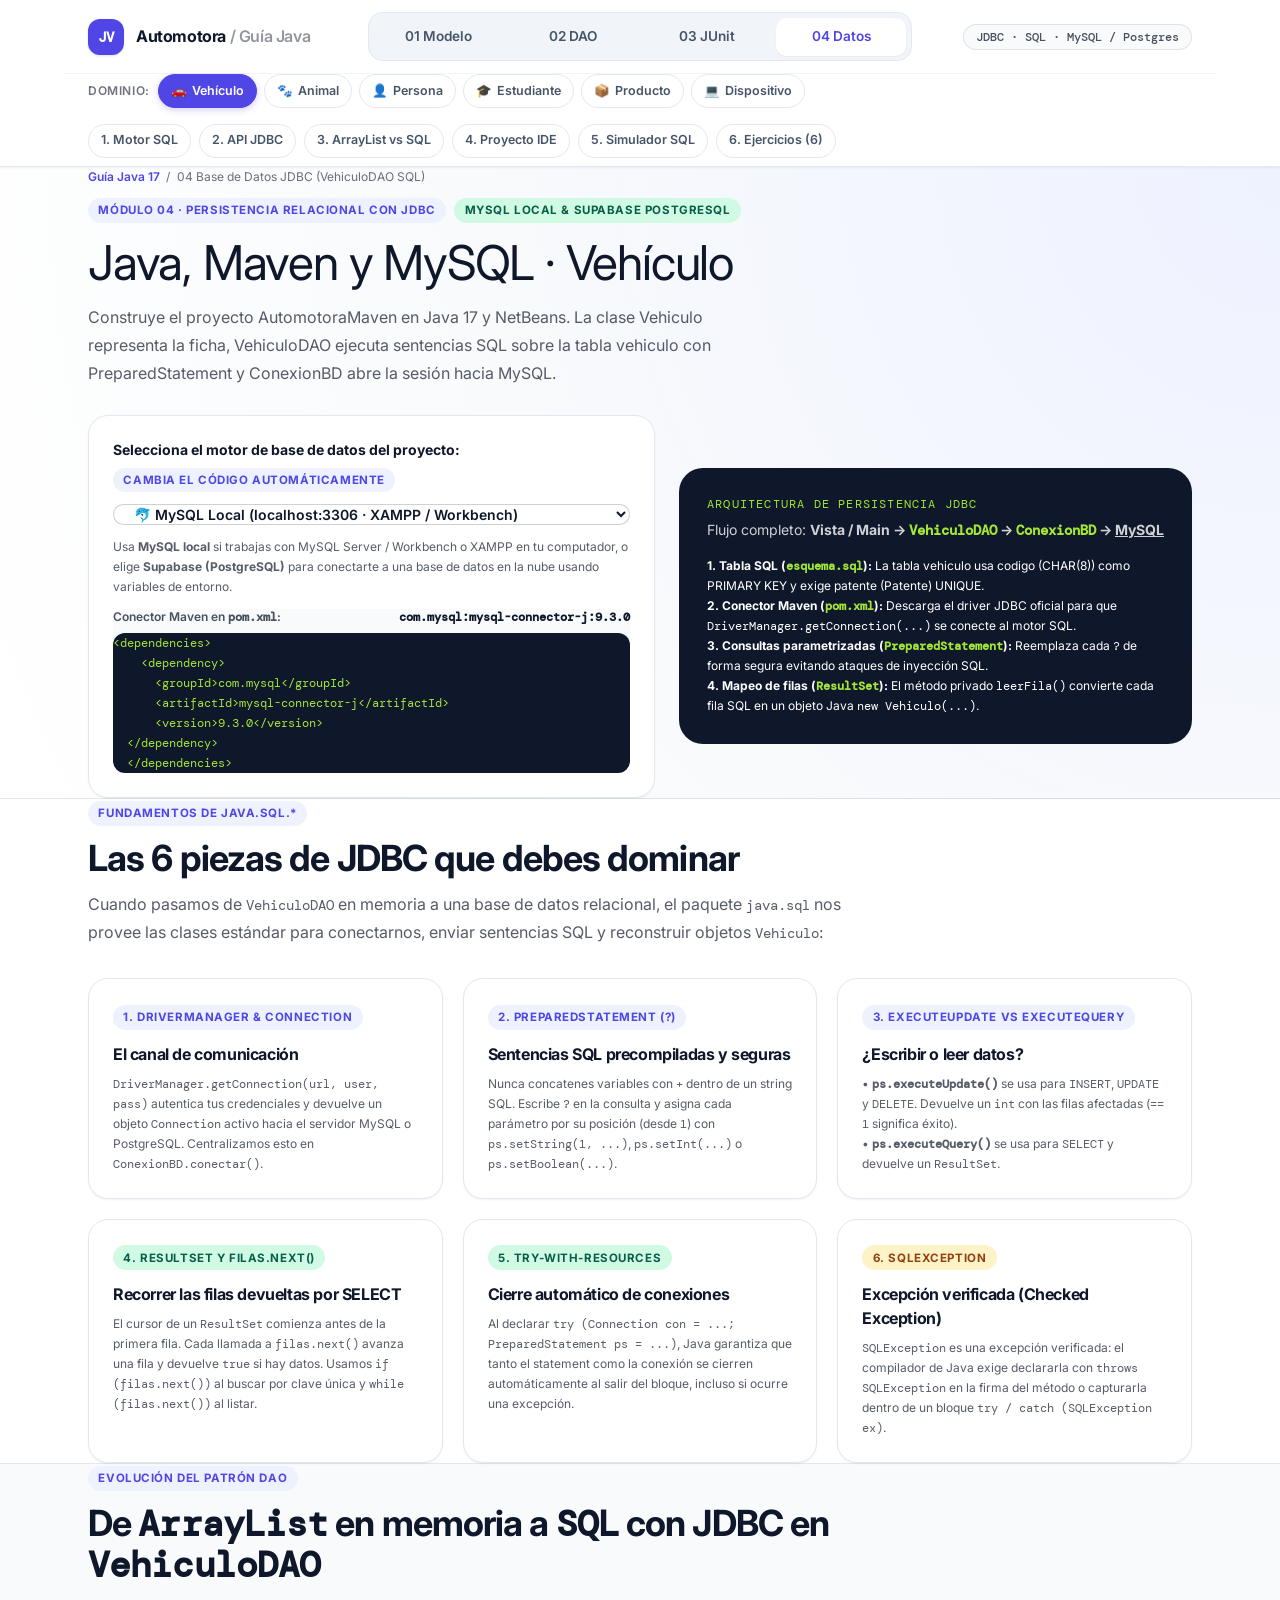
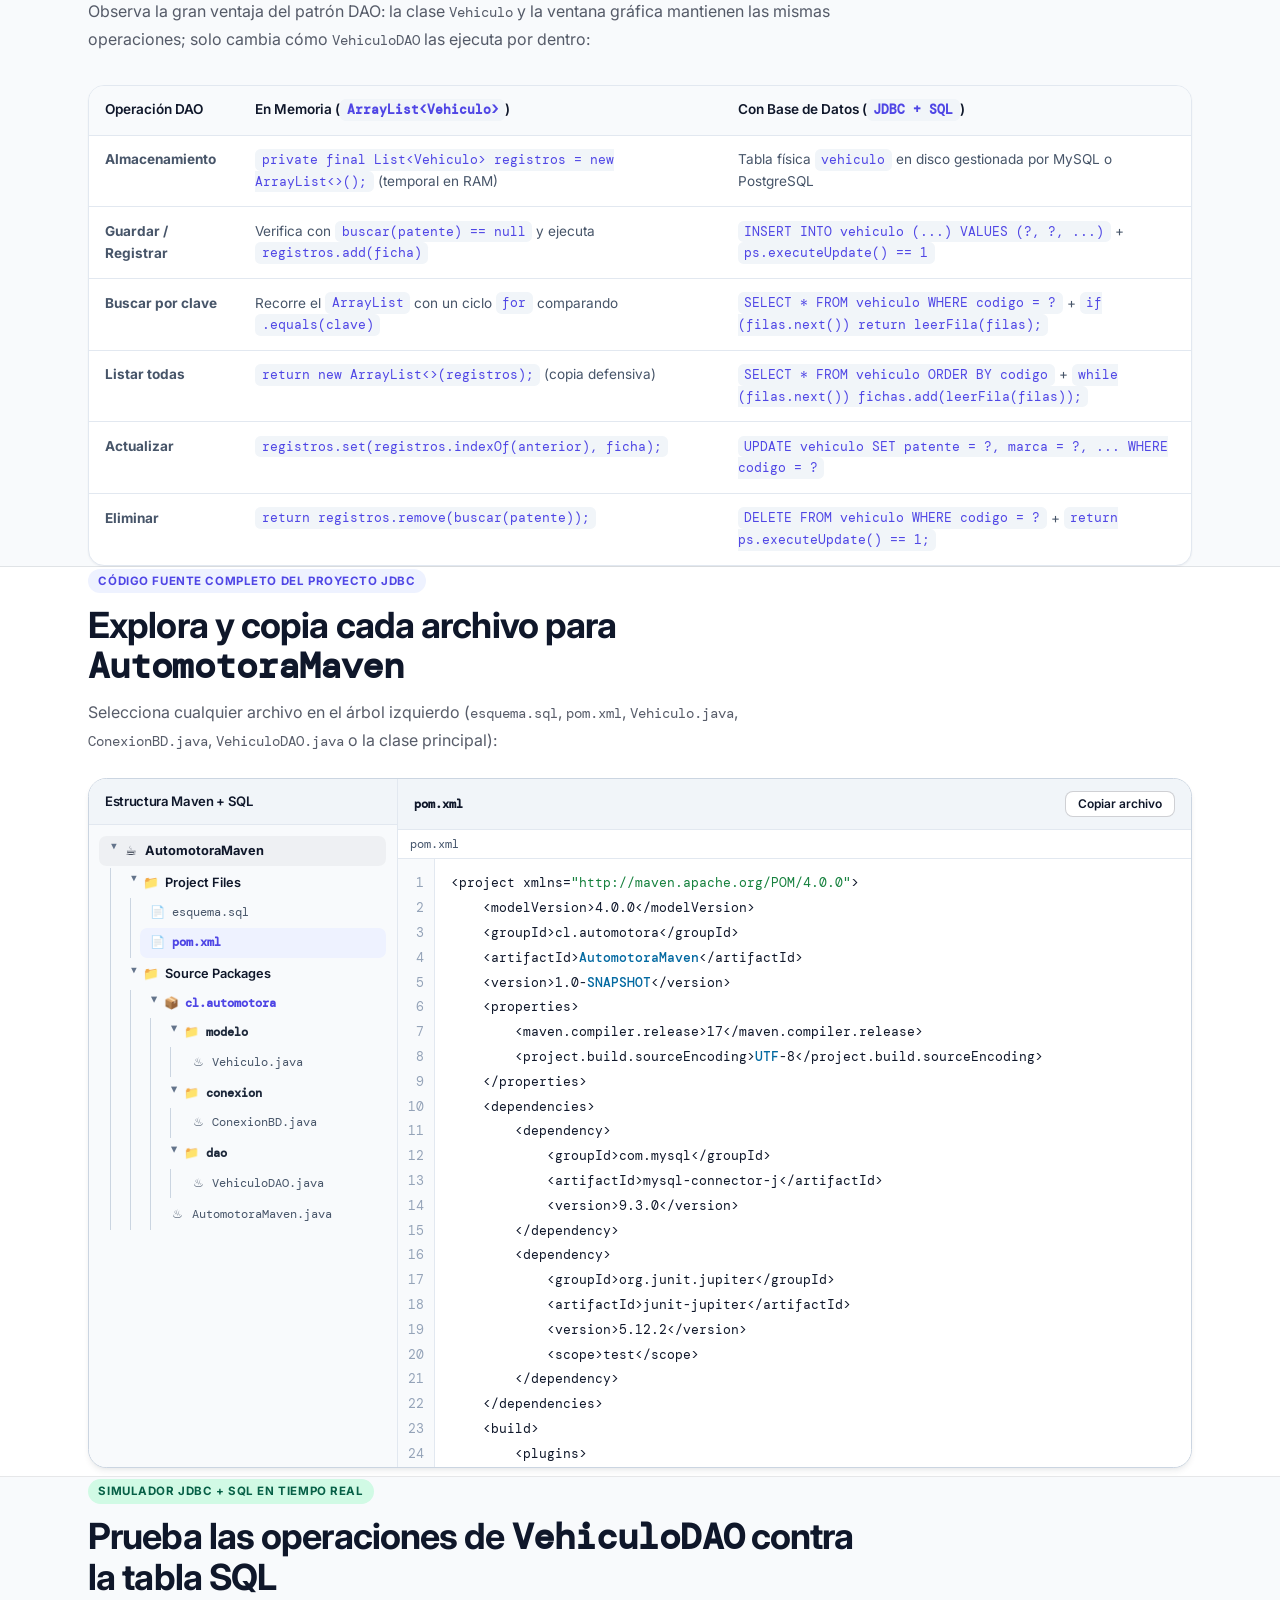
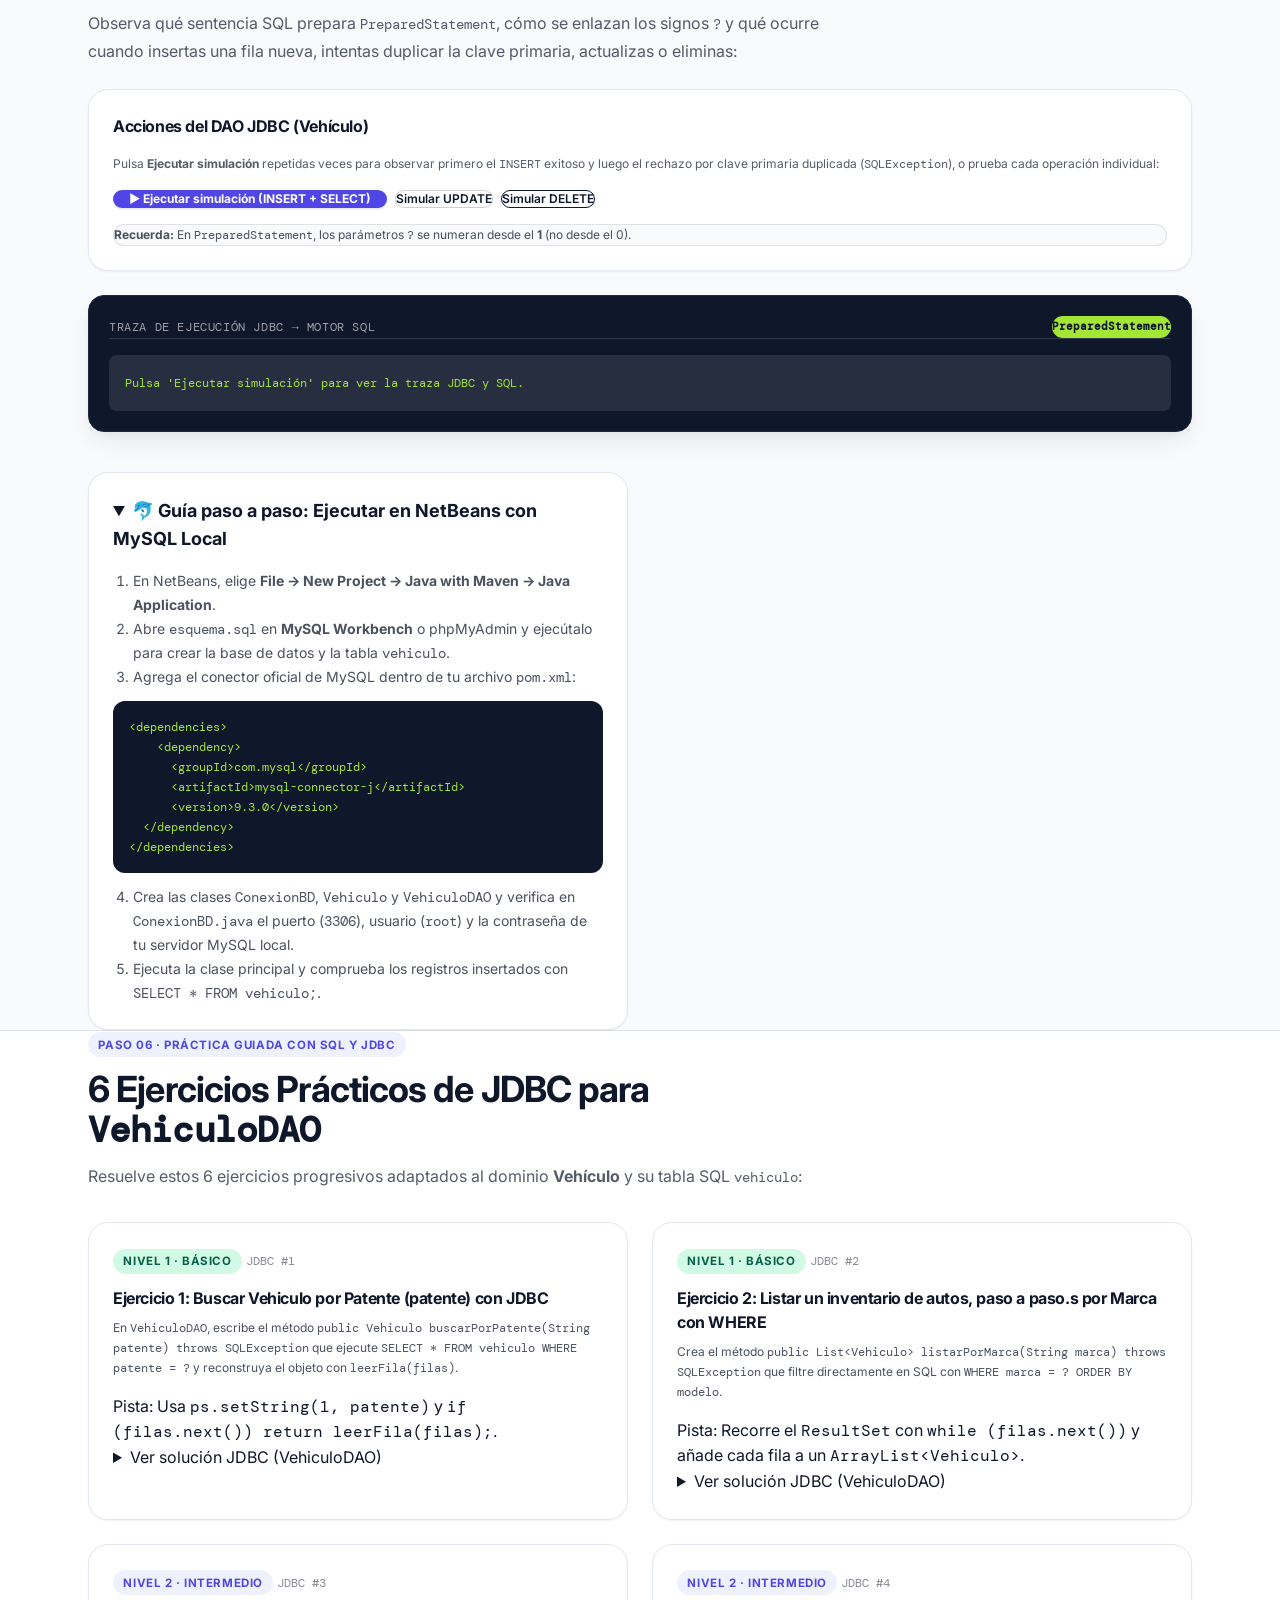
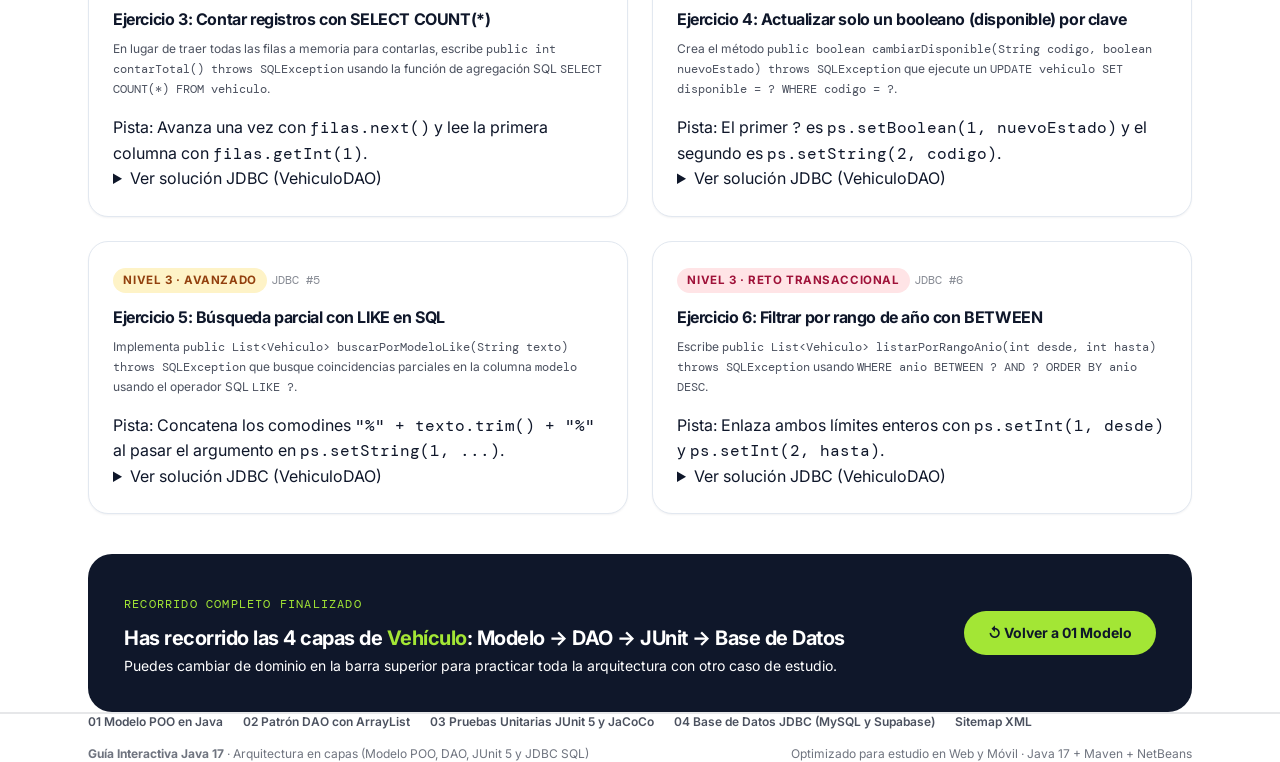
<file: _page/base-datos.html>
<!doctype html>
<html lang="es-CL">
<head>
  <meta charset="utf-8">
  <meta name="viewport" content="width=device-width, initial-scale=1">
  <title>04 Base de Datos JDBC en Java 17: MySQL, PostgreSQL/Supabase y SQL · Guía Java</title>
  <meta name="description" content="Aprende a conectar Java 17 con MySQL y PostgreSQL (Supabase) usando JDBC y Maven: ConexionBD, PreparedStatement, ResultSet, try-with-resources, simulador SQL y 6 ejercicios.">
  <meta name="keywords" content="Java JDBC, MySQL Java Maven, PostgreSQL Supabase Java, ConexionBD Java, PreparedStatement SQL, ResultSet leerFila, try-with-resources JDBC, DAO SQL Java, NetBeans MySQL">
  <meta name="author" content="Café y Código · curso-java.cafeycodigo.org">
  <meta name="robots" content="index, follow, max-snippet:-1, max-image-preview:large, max-video-preview:-1">
  <meta name="theme-color" content="#4338ca">
  <link rel="icon" type="image/svg+xml" href="favicon.svg">
  <link rel="manifest" href="site.webmanifest">
  <link rel="canonical" href="https://curso-java.cafeycodigo.org/base-datos.html">
  <link rel="prev" href="https://curso-java.cafeycodigo.org/junit.html">

  <!-- Open Graph / Facebook / WhatsApp / LinkedIn -->
  <meta property="og:type" content="article">
  <meta property="og:locale" content="es_CL">
  <meta property="og:site_name" content="Curso Java · Café y Código">
  <meta property="og:title" content="04 Base de Datos JDBC en Java 17: MySQL, PostgreSQL (Supabase), PreparedStatement y SQL">
  <meta property="og:description" content="Conecta tu proyecto Java 17 y Maven a MySQL local o Supabase PostgreSQL con JDBC: esquema SQL, ConexionBD, DAO relacional, simulador y 6 ejercicios prácticos.">
  <meta property="og:url" content="https://curso-java.cafeycodigo.org/base-datos.html">
  <meta property="og:image" content="https://curso-java.cafeycodigo.org/og-cover.svg">
  <meta property="og:image:alt" content="Módulo 04 Persistencia con JDBC, MySQL y PostgreSQL en Java 17">

  <!-- Twitter / X Cards -->
  <meta name="twitter:card" content="summary_large_image">
  <meta name="twitter:title" content="04 Base de Datos JDBC en Java 17: MySQL, Supabase PostgreSQL y SQL">
  <meta name="twitter:description" content="Guía completa de JDBC en Java 17: DriverManager, PreparedStatement, ResultSet, try-with-resources y 6 ejercicios resueltos.">
  <meta name="twitter:image" content="https://curso-java.cafeycodigo.org/og-cover.svg">

  <!-- Preload & Styles -->
  <link rel="preload" href="tailwind.css" as="style">
  <link rel="stylesheet" href="tailwind.css">
  <link rel="stylesheet" href="guia.css?v=20261105-2">
  <script src="proyectos.js?v=20261105-2" defer></script>
  <script src="contextos.js?v=20261105-2" defer></script>
  <script src="base-datos.js?v=20261105-2" defer></script>
  <link rel="preconnect" href="https://fonts.googleapis.com">
  <link rel="preconnect" href="https://fonts.gstatic.com" crossorigin>
  <link href="https://fonts.googleapis.com/css2?family=DM+Mono:wght@400;500&family=Inter:wght@400;500;600;700;800&display=swap" rel="stylesheet">

  <!-- Datos Estructurados Schema.org (JSON-LD) -->
  <script type="application/ld+json">
  {
    "@context": "https://schema.org",
    "@graph": [
      {
        "@type": "TechArticle",
        "url": "https://curso-java.cafeycodigo.org/base-datos.html",
        "headline": "04 Base de Datos JDBC en Java 17: MySQL, PostgreSQL (Supabase), PreparedStatement y ResultSet",
        "description": "Cómo evolucionar un DAO en Java 17 desde memoria hacia una base de datos relacional MySQL o PostgreSQL usando JDBC, PreparedStatement y try-with-resources.",
        "proficiencyLevel": "Intermediate",
        "inLanguage": "es-CL",
        "about": ["Java JDBC", "MySQL", "PostgreSQL Supabase", "PreparedStatement", "ResultSet"]
      },
      {
        "@type": "BreadcrumbList",
        "itemListElement": [
          {
            "@type": "ListItem",
            "position": 1,
            "name": "Curso Java 17",
            "item": "https://curso-java.cafeycodigo.org/"
          },
          {
            "@type": "ListItem",
            "position": 2,
            "name": "04 Base de Datos JDBC",
            "item": "https://curso-java.cafeycodigo.org/base-datos.html"
          }
        ]
      },
      {
        "@type": "FAQPage",
        "mainEntity": [
          {
            "@type": "Question",
            "name": "¿Por qué se debe usar PreparedStatement con signos ? en lugar de concatenar variables en SQL?",
            "acceptedAnswer": {
              "@type": "Answer",
              "text": "PreparedStatement precompila la sentencia SQL y escapa de forma segura cada parámetro asignado con setString, setInt o setBoolean, previniendo ataques de inyección SQL (SQL Injection)."
            }
          },
          {
            "@type": "Question",
            "name": "¿Cuál es la diferencia entre executeUpdate() y executeQuery() en JDBC?",
            "acceptedAnswer": {
              "@type": "Answer",
              "text": "executeUpdate() se utiliza para sentencias INSERT, UPDATE y DELETE y retorna el número de filas afectadas (int), mientras que executeQuery() se utiliza para consultas SELECT y retorna un objeto ResultSet con las filas recuperadas."
            }
          }
        ]
      }
    ]
  }
  </script>
</head>
<body data-lesson="base-datos" class="bg-paper font-sans text-ink antialiased">
  <a href="#main-content" class="skip-link">Saltar al contenido principal</a>
  <header class="guide-header">
    <nav class="guide-nav mx-auto max-w-6xl px-4 py-3 sm:px-6" aria-label="Navegación principal">
      <a data-page="index.html" href="index.html" class="flex items-center gap-3 font-semibold tracking-tight text-ink no-underline">
        <span class="grid h-9 w-9 shrink-0 place-items-center rounded-xl bg-accent font-mono text-sm font-bold text-white shadow-sm" aria-hidden="true">JV</span>
        <span class="truncate"><span id="context-brand" class="font-bold">Automotora</span> <span class="text-ink/45">/ Guía Java</span></span>
      </a>
      <div class="lesson-links" role="navigation" aria-label="Módulos del curso">
        <a id="nav-model" data-page="index.html" href="index.html">01 Modelo</a>
        <a id="nav-project" data-page="proyecto.html" href="proyecto.html">02 DAO</a>
        <a id="nav-tests" data-page="junit.html" href="junit.html">03 JUnit</a>
        <a id="nav-db" aria-current="page" data-page="base-datos.html" href="base-datos.html">04 Datos</a>
      </div>
      <span class="guide-stack rounded-full border border-ink/10 bg-paper px-3 py-1 font-mono text-xs font-medium text-ink/75">JDBC · SQL · MySQL / Postgres</span>
    </nav>
    <aside id="selector" class="mx-auto flex max-w-6xl flex-wrap items-center justify-between gap-x-4 gap-y-2 px-4 py-2.5 sm:px-6" aria-label="Contexto de aprendizaje">
      <div class="flex flex-wrap items-center gap-2">
        <p class="text-xs font-semibold uppercase tracking-wider text-ink/60">Dominio:</p>
        <div id="selector-buttons" role="group" aria-label="Ejemplos de dominio"></div>
      </div>
      <div class="section-nav-bar text-xs" aria-label="Secciones de esta lección">
        <a class="jump-link" href="#conexion">1. Motor SQL</a>
        <a class="jump-link" href="#anatomia-jdbc">2. API JDBC</a>
        <a class="jump-link" href="#comparativa-dao">3. ArrayList vs SQL</a>
        <a class="jump-link" href="#ide-jdbc">4. Proyecto IDE</a>
        <a class="jump-link" href="#simulador-jdbc">5. Simulador SQL</a>
        <a class="jump-link" href="#ejercicios-bd">6. Ejercicios (6)</a>
      </div>
    </aside>
  </header>

  <main id="main-content">
    <!-- HERO Y SELECTOR DE PROVEEDOR DE BASE DE DATOS -->
    <section id="conexion" class="hero-surface border-b border-ink/10">
      <div class="mx-auto max-w-6xl px-4 py-10 sm:px-6 sm:py-16">
        <nav aria-label="Ruta de navegación" class="seo-breadcrumbs">
          <a data-page="index.html" href="index.html">Guía Java 17</a>
          <span aria-hidden="true">/</span>
          <span aria-current="page">04 Base de Datos JDBC (<span class="domain-dao-name">VehiculoDAO</span> SQL)</span>
        </nav>
        <div class="flex flex-wrap items-center gap-2">
          <span class="pro-badge pro-badge-indigo">Módulo 04 · Persistencia Relacional con JDBC</span>
          <span class="pro-badge pro-badge-emerald">MySQL Local &amp; Supabase PostgreSQL</span>
        </div>
        <h1 id="context-title" class="mt-4 max-w-3xl text-3xl font-extrabold tracking-tight sm:text-5xl">Conecta Java con una Base de Datos Real</h1>
        <p id="context-description" class="mt-4 max-w-2xl text-base leading-7 text-ink/70 sm:text-lg sm:leading-8"></p>

        <div class="mt-7 grid gap-6 lg:grid-cols-[1.05fr_0.95fr] lg:items-center">
          <div class="pro-card">
            <div class="flex flex-wrap items-center justify-between gap-2">
              <label for="db-provider" class="text-sm font-bold text-ink">Selecciona el motor de base de datos del proyecto:</label>
              <span class="pro-badge pro-badge-indigo">Cambia el código automáticamente</span>
            </div>
            <select id="db-provider" class="mt-3 block w-full rounded-xl border border-ink/20 bg-paper px-4 py-2.5 font-semibold text-sm text-ink" aria-describedby="db-provider-help">
              <option value="mysql">🐬 MySQL Local (localhost:3306 · XAMPP / Workbench)</option>
              <option value="supabase">⚡ Supabase Cloud (PostgreSQL · Session Pooler SSL)</option>
            </select>
            <p id="db-provider-help" class="mt-3 text-xs leading-5 text-ink/70">
              Usa <strong>MySQL local</strong> si trabajas con MySQL Server / Workbench o XAMPP en tu computador, o elige <strong>Supabase (PostgreSQL)</strong> para conectarte a una base de datos en la nube usando variables de entorno.
            </p>
            <div class="mt-3 rounded-xl bg-paper p-3 text-xs">
              <div class="flex flex-wrap items-center justify-between gap-2">
                <span class="font-semibold text-ink/75">Conector Maven en <code>pom.xml</code>:</span>
                <code id="db-driver" class="break-all font-mono font-bold text-accent"></code>
              </div>
              <pre class="mt-2 overflow-x-auto rounded-xl bg-ink p-3.5 font-mono text-xs leading-5 text-lime"><code id="db-dependency-xml">&lt;dependencies&gt;
    &lt;dependency&gt;
      &lt;groupId&gt;com.mysql&lt;/groupId&gt;
      &lt;artifactId&gt;mysql-connector-j&lt;/artifactId&gt;
      &lt;version&gt;9.3.0&lt;/version&gt;
  &lt;/dependency&gt;
&lt;/dependencies&gt;</code></pre>
            </div>
          </div>

          <div class="rounded-3xl bg-ink p-6 text-white shadow-xl sm:p-7">
            <p class="font-mono text-xs uppercase tracking-widest text-lime">Arquitectura de Persistencia JDBC</p>
            <p class="mt-2 text-sm text-white/80">
              Flujo completo: <strong>Vista / Main → <code class="domain-dao-name font-mono text-lime">VehiculoDAO</code> → <code class="font-mono text-lime">ConexionBD</code> → <span id="db-engine" class="underline">MySQL</span></strong>
            </p>
            <ol class="mt-4 space-y-2.5 text-xs leading-5 text-white/75">
              <li><strong class="text-white">1. Tabla SQL (<code class="font-mono text-lime">esquema.sql</code>):</strong> <span id="db-table-description"></span></li>
              <li><strong class="text-white">2. Conector Maven (<code class="font-mono text-lime">pom.xml</code>):</strong> Descarga el driver JDBC oficial para que <code class="font-mono">DriverManager.getConnection(...)</code> se conecte al motor SQL.</li>
              <li><strong class="text-white">3. Consultas parametrizadas (<code class="font-mono text-lime">PreparedStatement</code>):</strong> Reemplaza cada <code class="font-mono">?</code> de forma segura evitando ataques de inyección SQL.</li>
              <li><strong class="text-white">4. Mapeo de filas (<code class="font-mono text-lime">ResultSet</code>):</strong> El método privado <code class="font-mono">leerFila()</code> convierte cada fila SQL en un objeto Java <code class="font-mono">new <span class="domain-model-name">Vehiculo</span>(...)</code>.</li>
            </ol>
          </div>
        </div>
      </div>
    </section>

    <!-- SECCIÓN 2: ANATOMÍA DE LA API JDBC EN JAVA -->
    <section id="anatomia-jdbc" class="border-b border-ink/10 bg-white">
      <div class="mx-auto max-w-6xl px-4 py-14 sm:px-6 sm:py-20">
        <div class="max-w-3xl">
          <span class="pro-badge pro-badge-indigo">Fundamentos de java.sql.*</span>
          <h2 class="mt-3 text-2xl font-bold tracking-tight sm:text-4xl">Las 6 piezas de JDBC que debes dominar</h2>
          <p class="mt-3 text-base leading-7 text-ink/70">
            Cuando pasamos de <code class="domain-dao-name font-mono text-sm">VehiculoDAO</code> en memoria a una base de datos relacional, el paquete <code class="font-mono text-sm">java.sql</code> nos provee las clases estándar para conectarnos, enviar sentencias SQL y reconstruir objetos <code class="domain-model-name font-mono text-sm">Vehiculo</code>:
          </p>
        </div>

        <div class="mt-8 grid gap-5 md:grid-cols-2 lg:grid-cols-3">
          <article class="pro-card">
            <span class="pro-badge pro-badge-indigo">1. DriverManager &amp; Connection</span>
            <h3 class="mt-3 text-base font-bold">El canal de comunicación</h3>
            <p class="mt-2 text-xs leading-5 text-ink/70">
              <code class="font-mono">DriverManager.getConnection(url, user, pass)</code> autentica tus credenciales y devuelve un objeto <code class="font-mono">Connection</code> activo hacia el servidor MySQL o PostgreSQL. Centralizamos esto en <code class="font-mono">ConexionBD.conectar()</code>.
            </p>
          </article>

          <article class="pro-card">
            <span class="pro-badge pro-badge-indigo">2. PreparedStatement (?)</span>
            <h3 class="mt-3 text-base font-bold">Sentencias SQL precompiladas y seguras</h3>
            <p class="mt-2 text-xs leading-5 text-ink/70">
              Nunca concatenes variables con <code class="font-mono">+</code> dentro de un string SQL. Escribe <code class="font-mono">?</code> en la consulta y asigna cada parámetro por su posición (desde <code class="font-mono">1</code>) con <code class="font-mono">ps.setString(1, ...)</code>, <code class="font-mono">ps.setInt(...)</code> o <code class="font-mono">ps.setBoolean(...)</code>.
            </p>
          </article>

          <article class="pro-card">
            <span class="pro-badge pro-badge-indigo">3. executeUpdate vs executeQuery</span>
            <h3 class="mt-3 text-base font-bold">¿Escribir o leer datos?</h3>
            <p class="mt-2 text-xs leading-5 text-ink/70">
              • <strong><code class="font-mono">ps.executeUpdate()</code></strong> se usa para <code class="font-mono">INSERT</code>, <code class="font-mono">UPDATE</code> y <code class="font-mono">DELETE</code>. Devuelve un <code class="font-mono">int</code> con las filas afectadas (<code class="font-mono">== 1</code> significa éxito).<br>
              • <strong><code class="font-mono">ps.executeQuery()</code></strong> se usa para <code class="font-mono">SELECT</code> y devuelve un <code class="font-mono">ResultSet</code>.
            </p>
          </article>

          <article class="pro-card">
            <span class="pro-badge pro-badge-emerald">4. ResultSet y filas.next()</span>
            <h3 class="mt-3 text-base font-bold">Recorrer las filas devueltas por SELECT</h3>
            <p class="mt-2 text-xs leading-5 text-ink/70">
              El cursor de un <code class="font-mono">ResultSet</code> comienza antes de la primera fila. Cada llamada a <code class="font-mono">filas.next()</code> avanza una fila y devuelve <code class="font-mono">true</code> si hay datos. Usamos <code class="font-mono">if (filas.next())</code> al buscar por clave única y <code class="font-mono">while (filas.next())</code> al listar.
            </p>
          </article>

          <article class="pro-card">
            <span class="pro-badge pro-badge-emerald">5. try-with-resources</span>
            <h3 class="mt-3 text-base font-bold">Cierre automático de conexiones</h3>
            <p class="mt-2 text-xs leading-5 text-ink/70">
              Al declarar <code class="font-mono">try (Connection con = ...; PreparedStatement ps = ...)</code>, Java garantiza que tanto el statement como la conexión se cierren automáticamente al salir del bloque, incluso si ocurre una excepción.
            </p>
          </article>

          <article class="pro-card">
            <span class="pro-badge pro-badge-amber">6. SQLException</span>
            <h3 class="mt-3 text-base font-bold">Excepción verificada (Checked Exception)</h3>
            <p class="mt-2 text-xs leading-5 text-ink/70">
              <code class="font-mono">SQLException</code> es una excepción verificada: el compilador de Java exige declararla con <code class="font-mono">throws SQLException</code> en la firma del método o capturarla dentro de un bloque <code class="font-mono">try / catch (SQLException ex)</code>.
            </p>
          </article>
        </div>
      </div>
    </section>

    <!-- SECCIÓN 3: COMPARATIVA DINÁMICO LADO A LADO (DAO MEMORIA VS DAO JDBC) -->
    <section id="comparativa-dao" class="border-b border-ink/10 bg-paper">
      <div class="mx-auto max-w-6xl px-4 py-14 sm:px-6 sm:py-20">
        <div class="max-w-3xl">
          <span class="pro-badge pro-badge-indigo">Evolución del Patrón DAO</span>
          <h2 class="mt-3 text-2xl font-bold tracking-tight sm:text-4xl">De <code class="font-mono text-accent">ArrayList</code> en memoria a <code class="font-mono text-accent">SQL</code> con JDBC en <code class="domain-dao-name font-mono text-accent">VehiculoDAO</code></h2>
          <p class="mt-3 text-base leading-7 text-ink/70">
            Observa la gran ventaja del patrón DAO: la clase <code class="domain-model-name font-mono text-sm">Vehiculo</code> y la ventana gráfica mantienen las mismas operaciones; solo cambia cómo <code class="domain-dao-name font-mono text-sm">VehiculoDAO</code> las ejecuta por dentro:
          </p>
        </div>

        <div class="table-scroll mt-8">
          <table class="pro-table">
            <thead>
              <tr>
                <th>Operación DAO</th>
                <th>En Memoria (<code>ArrayList&lt;<span class="domain-model-name">Vehiculo</span>&gt;</code>)</th>
                <th>Con Base de Datos (<code>JDBC + SQL</code>)</th>
              </tr>
            </thead>
            <tbody id="db-comparison-tbody"></tbody>
          </table>
        </div>
      </div>
    </section>

    <!-- SECCIÓN 4: EXPLORADOR IDE DEL PROYECTO JDBC -->
    <section id="ide-jdbc" class="border-b border-ink/10 bg-white">
      <div class="mx-auto max-w-6xl px-4 py-14 sm:px-6 sm:py-20">
        <div class="max-w-3xl">
          <span class="pro-badge pro-badge-indigo">Código Fuente Completo del Proyecto JDBC</span>
          <h2 class="mt-3 text-2xl font-bold tracking-tight sm:text-4xl">Explora y copia cada archivo para <code id="db-project-heading" class="font-mono text-accent">AutomotoraMaven</code></h2>
          <p class="mt-3 text-base leading-7 text-ink/70">
            Selecciona cualquier archivo en el árbol izquierdo (<code class="font-mono text-sm">esquema.sql</code>, <code class="font-mono text-sm">pom.xml</code>, <code class="domain-model-file font-mono text-sm">Vehiculo.java</code>, <code class="font-mono text-sm">ConexionBD.java</code>, <code class="domain-dao-file font-mono text-sm">VehiculoDAO.java</code> o la clase principal):
          </p>
        </div>

        <div class="ide mt-6">
          <aside class="ide-tree" aria-labelledby="project-tree-heading">
            <h3 id="project-tree-heading" class="ide-heading">Estructura Maven + SQL</h3>
            <div id="project-files" role="group" aria-label="Archivos del proyecto"></div>
          </aside>
          <div class="min-w-0">
            <div class="ide-tab flex flex-wrap items-center justify-between gap-2">
              <span id="project-tab" class="font-mono text-xs font-bold text-accent"></span>
              <button type="button" id="copy-project-code" class="rounded-lg border border-ink/20 bg-white px-3 py-1 text-xs font-semibold hover:bg-paper">Copiar archivo</button>
            </div>
            <p id="project-path" class="break-all border-b border-slate-200 bg-slate-50 px-3 py-1.5 font-mono text-xs text-slate-600"></p>
            <div class="ide-source" tabindex="0" aria-label="Código fuente">
              <pre id="project-lines" class="ide-gutter" aria-hidden="true"></pre>
              <pre><code id="project-code"></code></pre>
            </div>
          </div>
        </div>
        <p id="project-copy-status" role="status" class="mt-2 text-xs font-medium text-accent"></p>
      </div>
    </section>

    <!-- SECCIÓN 5: SIMULADOR INTERACTIVO DE SENTENCIAS SQL + JDBC -->
    <section id="simulador-jdbc" class="border-b border-ink/10 bg-paper">
      <div class="mx-auto max-w-6xl px-4 py-14 sm:px-6 sm:py-20">
        <div class="max-w-3xl">
          <span class="pro-badge pro-badge-emerald">Simulador JDBC + SQL en Tiempo Real</span>
          <h2 class="mt-3 text-2xl font-bold tracking-tight sm:text-4xl">Prueba las operaciones de <code class="domain-dao-name font-mono text-accent">VehiculoDAO</code> contra la tabla SQL</h2>
          <p class="mt-3 text-base leading-7 text-ink/70">
            Observa qué sentencia SQL prepara <code class="font-mono text-sm">PreparedStatement</code>, cómo se enlazan los signos <code class="font-mono text-sm">?</code> y qué ocurre cuando insertas una fila nueva, intentas duplicar la clave primaria, actualizas o eliminas:
          </p>
        </div>

        <div class="mt-6 grid gap-6 lg:grid-cols-[0.9fr_1.1fr]">
          <div class="pro-card space-y-4">
            <h3 class="text-base font-bold">Acciones del DAO JDBC (<span class="domain-title-name">Vehículo</span>)</h3>
            <p class="text-xs leading-5 text-ink/70">
              Pulsa <strong>Ejecutar simulación</strong> repetidas veces para observar primero el <code class="font-mono">INSERT</code> exitoso y luego el rechazo por clave primaria duplicada (<code class="font-mono">SQLException</code>), o prueba cada operación individual:
            </p>
            <div class="flex flex-wrap gap-2">
              <button id="run-db" type="button" class="rounded-xl bg-accent px-4 py-2.5 text-xs font-bold text-white shadow-sm hover:bg-accent/90">
                ▶ Ejecutar simulación (INSERT + SELECT)
              </button>
              <button id="run-db-update" type="button" class="rounded-xl border border-ink/20 bg-white px-3.5 py-2.5 text-xs font-semibold hover:bg-paper">
                Simular UPDATE
              </button>
              <button id="run-db-delete" type="button" class="rounded-xl border border-rose-300 bg-rose-50 px-3.5 py-2.5 text-xs font-semibold text-rose-900">
                Simular DELETE
              </button>
            </div>
            <div class="rounded-xl border border-ink/10 bg-paper p-3.5 text-xs leading-5 text-ink/75">
              <strong>Recuerda:</strong> En <code class="font-mono">PreparedStatement</code>, los parámetros <code class="font-mono">?</code> se numeran desde el <strong>1</strong> (no desde el 0).
            </div>
          </div>

          <div class="code-window p-5">
            <div class="flex items-center justify-between border-b border-white/15 pb-3">
              <span class="font-mono text-xs uppercase tracking-wider text-white/60">Traza de Ejecución JDBC → Motor SQL</span>
              <span class="rounded-full bg-lime px-2.5 py-0.5 font-mono text-[11px] font-bold text-ink">PreparedStatement</span>
            </div>
            <pre id="db-output" role="status" class="mt-4 whitespace-pre-wrap break-words rounded-lg bg-white/10 p-4 font-mono text-xs leading-6 text-lime">Los resultados aparecerán aquí.</pre>
          </div>
        </div>

        <!-- Guías de configuración en NetBeans (MySQL y Supabase) -->
        <div id="guias-netbeans" class="mt-10 grid gap-6 lg:grid-cols-2">
          <details id="mysql-setup" open class="pro-card">
            <summary class="cursor-pointer text-lg font-bold">🐬 Guía paso a paso: Ejecutar en NetBeans con MySQL Local</summary>
            <ol class="mt-4 list-decimal space-y-2.5 pl-5 text-sm leading-6 text-ink/75">
              <li>En NetBeans, elige <strong>File → New Project → Java with Maven → Java Application</strong>.</li>
              <li>Abre <code class="font-mono">esquema.sql</code> en <strong>MySQL Workbench</strong> o phpMyAdmin y ejecútalo para crear la base de datos y la tabla <code class="domain-table-name font-mono">vehiculo</code>.</li>
              <li>Agrega el conector oficial de MySQL dentro de tu archivo <code class="font-mono">pom.xml</code>:</li>
            </ol>
            <pre class="mt-3 overflow-x-auto rounded-xl bg-ink p-4 font-mono text-xs leading-5 text-lime"><code>&lt;dependencies&gt;
    &lt;dependency&gt;
      &lt;groupId&gt;com.mysql&lt;/groupId&gt;
      &lt;artifactId&gt;mysql-connector-j&lt;/artifactId&gt;
      &lt;version&gt;9.3.0&lt;/version&gt;
  &lt;/dependency&gt;
&lt;/dependencies&gt;</code></pre>
            <ol start="4" class="mt-3 list-decimal space-y-2.5 pl-5 text-sm leading-6 text-ink/75">
              <li>Crea las clases <code class="font-mono">ConexionBD</code>, <code class="domain-model-name font-mono">Vehiculo</code> y <code class="domain-dao-name font-mono">VehiculoDAO</code> y verifica en <code class="font-mono">ConexionBD.java</code> el puerto (<code class="font-mono">3306</code>), usuario (<code class="font-mono">root</code>) y la contraseña de tu servidor MySQL local.</li>
              <li>Ejecuta la clase principal y comprueba los registros insertados con <code class="font-mono">SELECT * FROM <span class="domain-table-name">vehiculo</span>;</code>.</li>
            </ol>
          </details>

          <details id="supabase-setup" open hidden class="pro-card">
            <summary class="cursor-pointer text-lg font-bold">⚡ Guía paso a paso: Ejecutar en NetBeans con Supabase (PostgreSQL)</summary>
            <ol class="mt-4 list-decimal space-y-2.5 pl-5 text-sm leading-6 text-ink/75">
              <li>En el panel de tu proyecto Supabase, abre <strong>SQL Editor</strong> y ejecuta el contenido de <code class="font-mono">esquema.sql</code>.</li>
              <li>Haz clic en <strong>Connect → Session pooler</strong> para obtener el host, puerto (<code class="font-mono">5432</code>) y usuario de conexión.</li>
              <li>Configura las siguientes variables de entorno en tu sistema o en las propiedades de ejecución de NetBeans:</li>
            </ol>
            <pre class="mt-3 overflow-x-auto rounded-xl bg-ink p-4 font-mono text-xs leading-5 text-lime"><code>SUPABASE_DB_URL=jdbc:postgresql://HOST_DEL_POOLER:5432/postgres?sslmode=require
SUPABASE_DB_USER=postgres.REFERENCIA_DEL_PROYECTO
SUPABASE_DB_PASSWORD=CONTRASEÑA_DE_LA_BASE</code></pre>
          </details>
        </div>
      </div>
    </section>

    <!-- SECCIÓN 6: 6 EJERCICIOS PRÁCTICOS DINÁMICOS DE BASE DE DATOS Y JDBC -->
    <section id="ejercicios-bd" class="border-b border-ink/10 bg-white">
      <div class="mx-auto max-w-6xl px-4 py-14 sm:px-6 sm:py-20">
        <div class="max-w-3xl">
          <span class="pro-badge pro-badge-indigo">Paso 06 · Práctica Guiada con SQL y JDBC</span>
          <h2 class="mt-3 text-2xl font-bold tracking-tight sm:text-4xl">6 Ejercicios Prácticos de JDBC para <code class="domain-dao-name font-mono text-accent">VehiculoDAO</code></h2>
          <p class="mt-3 text-base leading-7 text-ink/70">
            Resuelve estos 6 ejercicios progresivos adaptados al dominio <strong class="domain-title-name">Vehículo</strong> y su tabla SQL <code class="domain-table-name font-mono text-sm">vehiculo</code>:
          </p>
        </div>

        <div id="db-exercises-grid" class="mt-8 grid gap-6 lg:grid-cols-2"></div>

        <div class="mt-10 flex flex-col items-start justify-between gap-4 rounded-3xl bg-ink p-7 text-white sm:flex-row sm:items-center sm:p-9">
          <div>
            <span class="font-mono text-xs uppercase tracking-widest text-lime">Recorrido Completo Finalizado</span>
            <h3 class="mt-2 text-xl font-bold sm:text-2xl">Has recorrido las 4 capas de <span class="domain-title-name text-lime">Vehículo</span>: Modelo → DAO → JUnit → Base de Datos</h3>
            <p class="mt-1 text-sm text-white/70">Puedes cambiar de dominio en la barra superior para practicar toda la arquitectura con otro caso de estudio.</p>
          </div>
          <a data-page="index.html" href="index.html" class="shrink-0 rounded-full bg-lime px-6 py-3 text-sm font-bold text-ink no-underline transition hover:brightness-95">
            ↺ Volver a 01 Modelo
          </a>
        </div>
      </div>
    </section>
  </main>

  <footer class="border-t border-ink/10 bg-white">
    <div class="mx-auto flex max-w-6xl flex-col gap-4 px-4 py-8 text-xs text-ink/60 sm:px-6">
      <nav aria-label="Mapa de módulos del curso Java" class="seo-footer-links">
        <a data-page="index.html" href="index.html">01 Modelo POO en Java</a>
        <a data-page="proyecto.html" href="proyecto.html">02 Patrón DAO con ArrayList</a>
        <a data-page="junit.html" href="junit.html">03 Pruebas Unitarias JUnit 5 y JaCoCo</a>
        <a data-page="base-datos.html" href="base-datos.html">04 Base de Datos JDBC (MySQL y Supabase)</a>
        <a href="sitemap.xml">Sitemap XML</a>
      </nav>
      <div class="flex flex-col gap-2 sm:flex-row sm:items-center sm:justify-between">
        <p><strong>Guía Interactiva Java 17</strong> · Arquitectura en capas (Modelo POO, DAO, JUnit 5 y JDBC SQL)</p>
        <p>Optimizado para estudio en Web y Móvil · Java 17 + Maven + NetBeans</p>
      </div>
    </div>
  </footer>
</body>
</html>
</file>
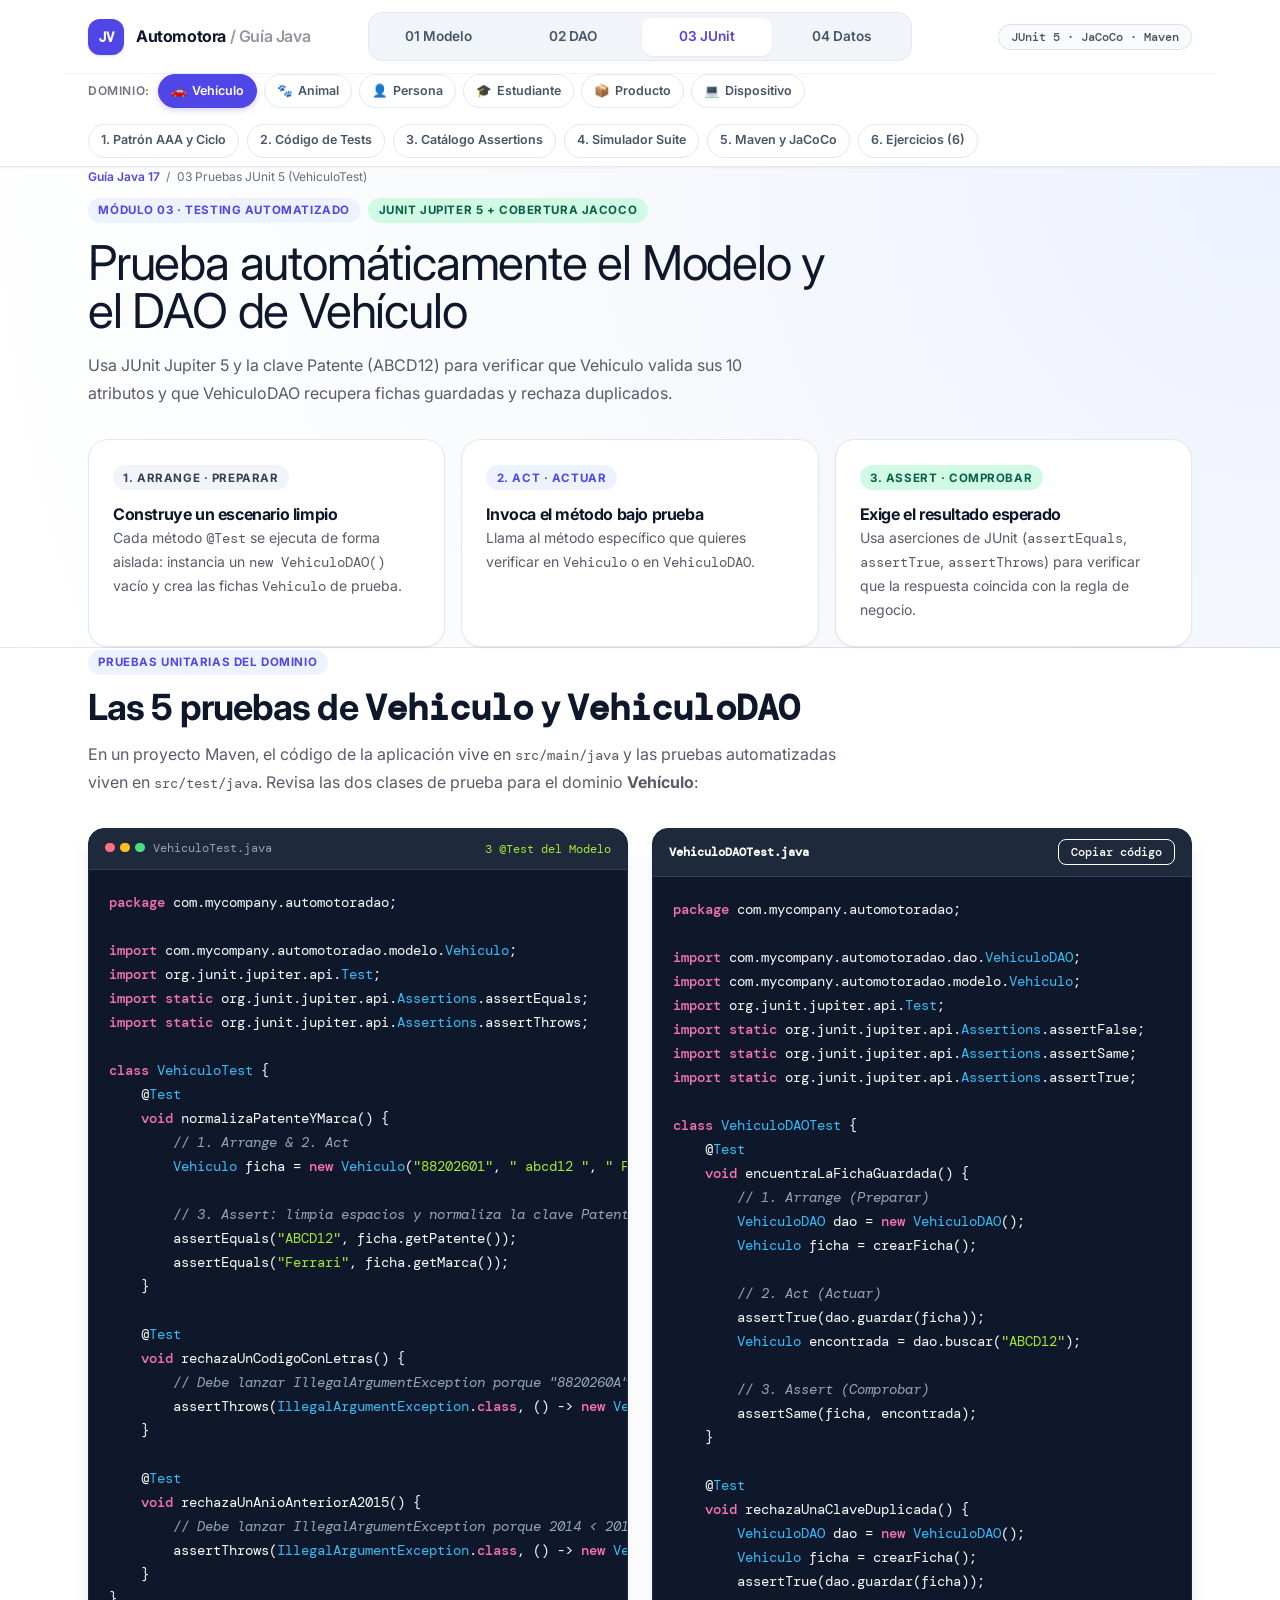
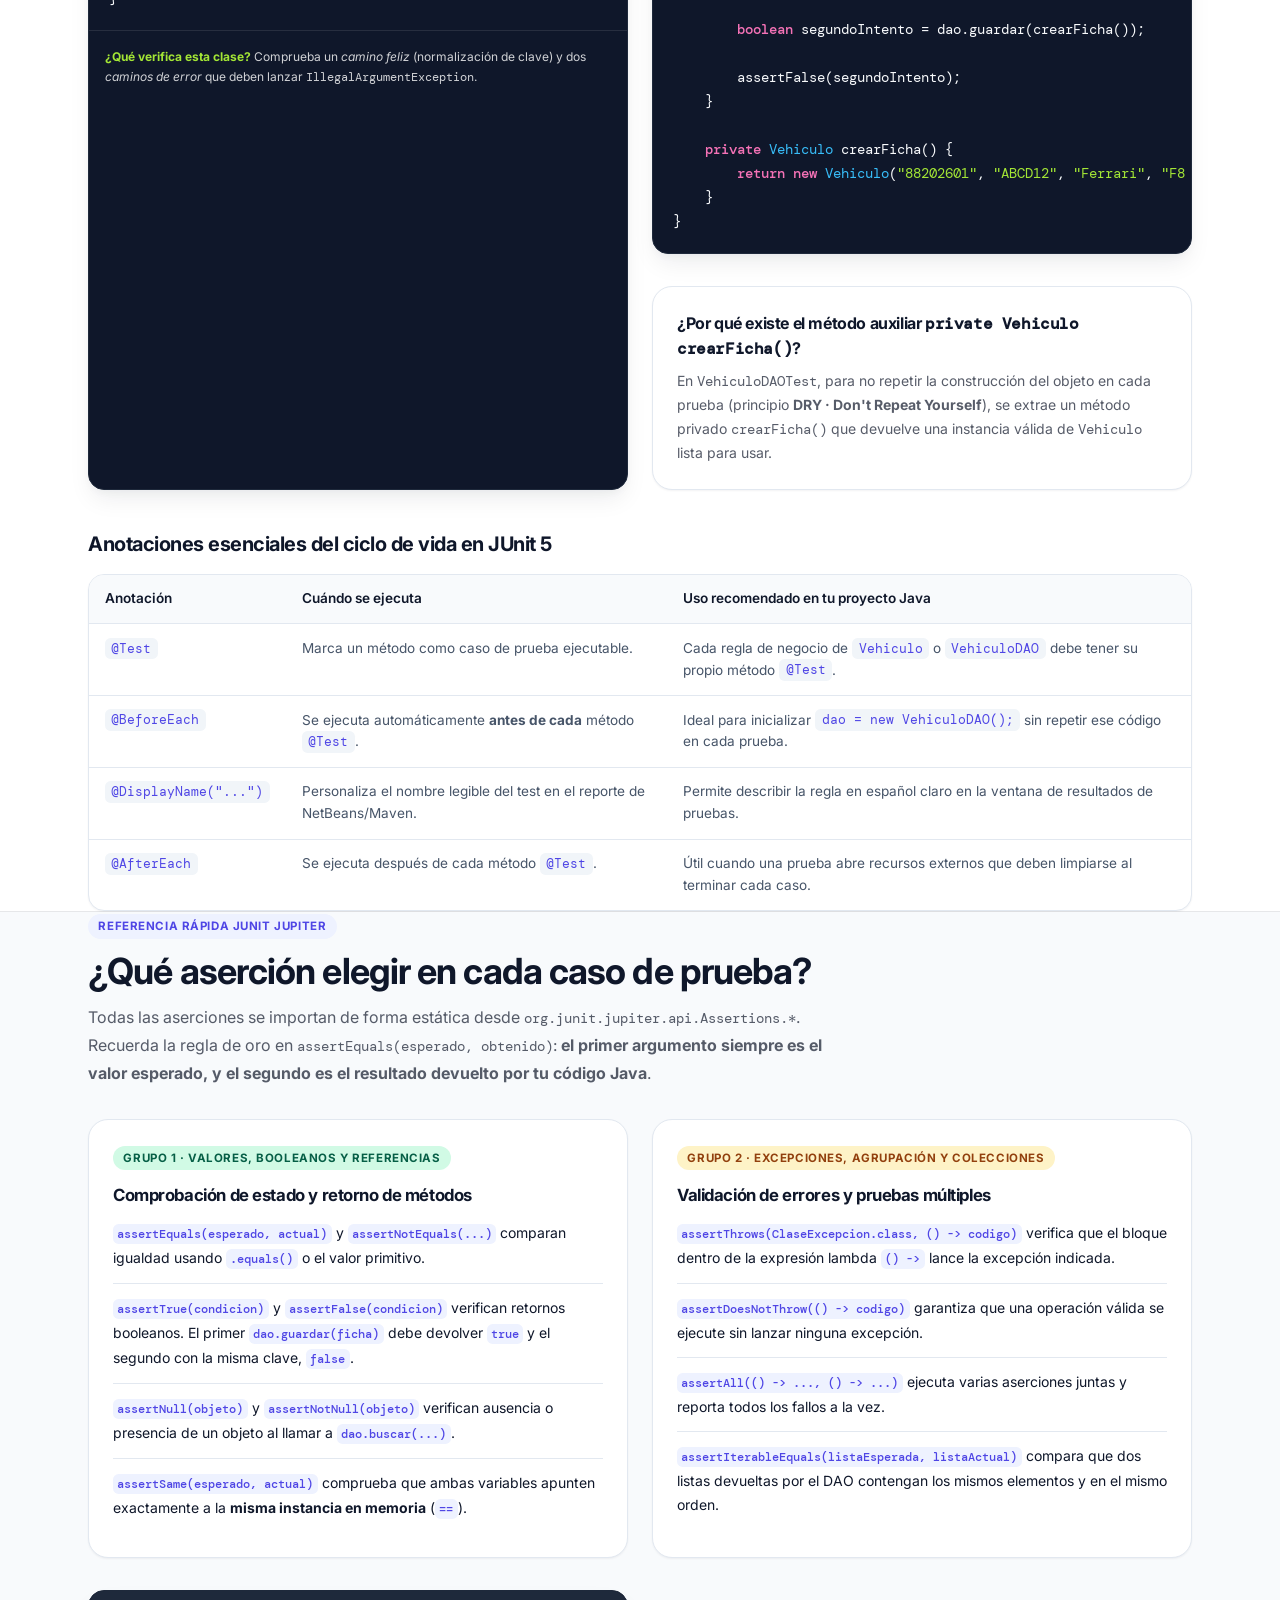
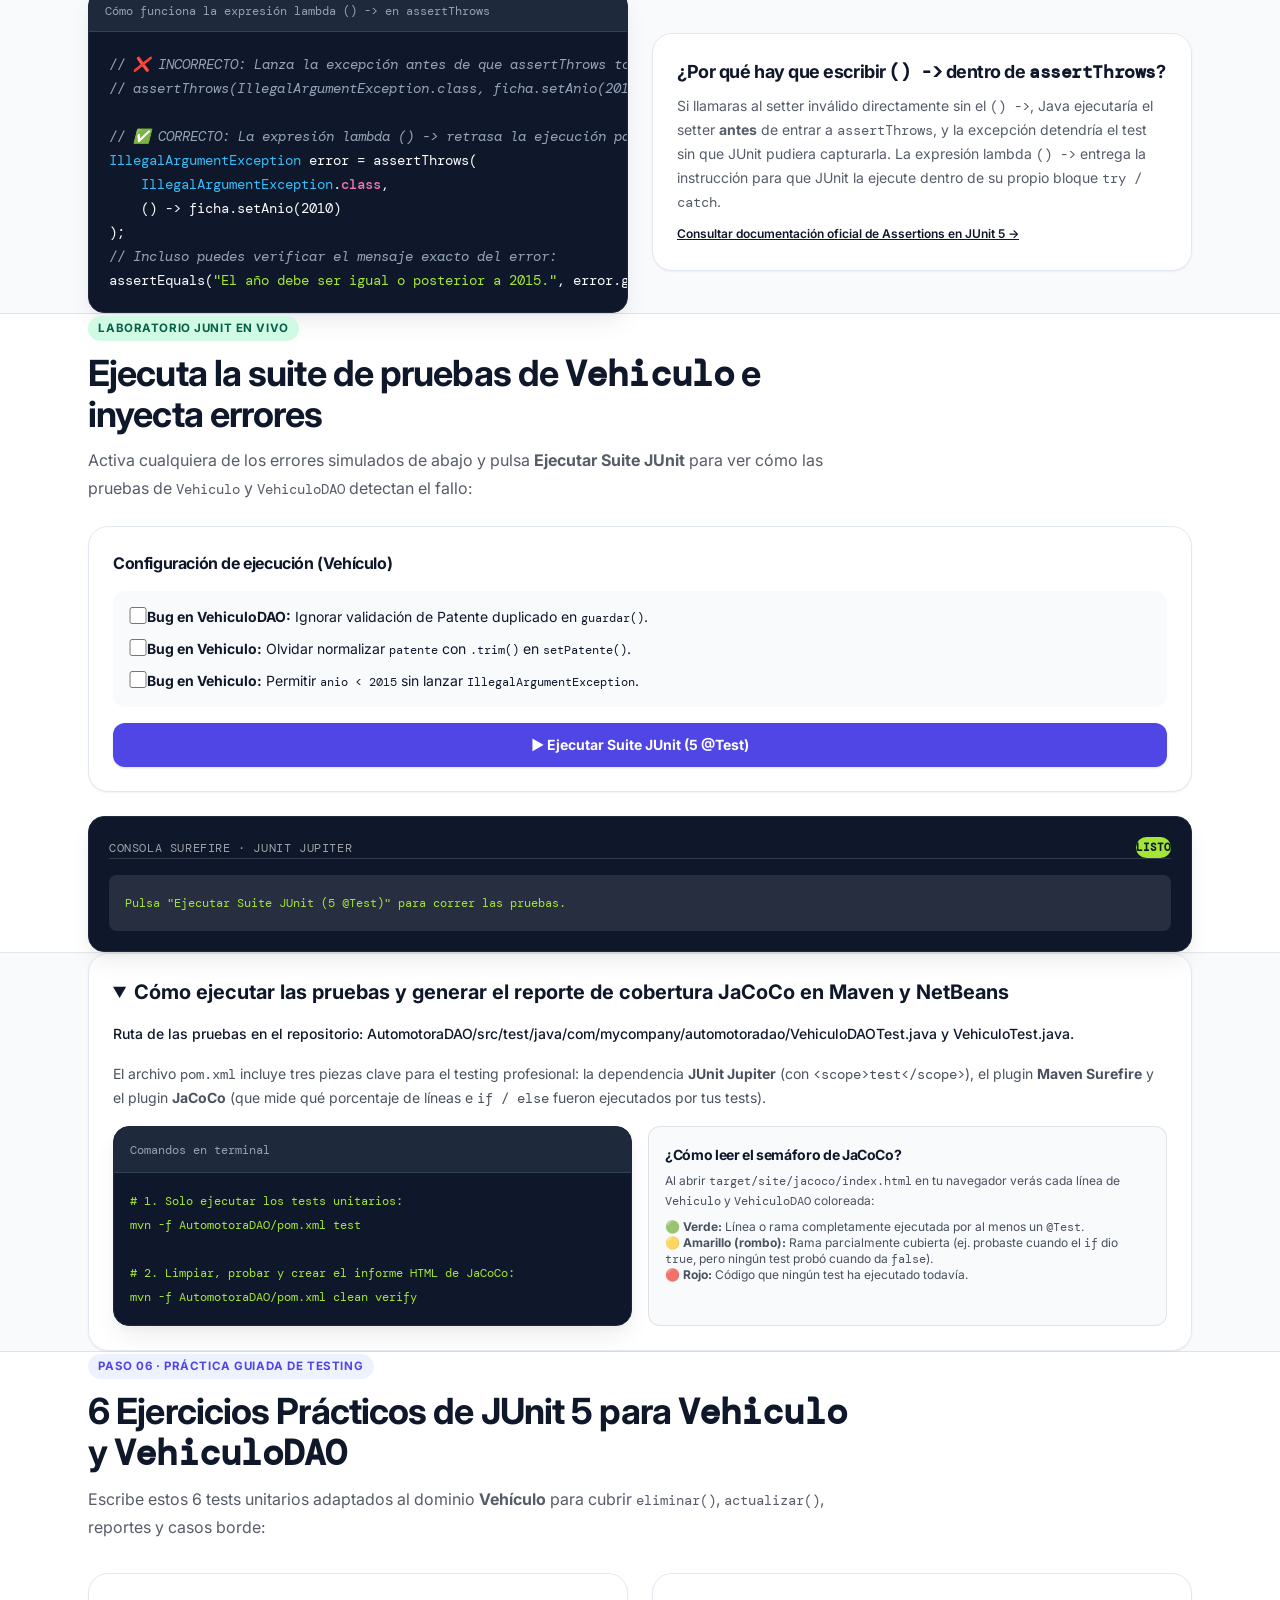
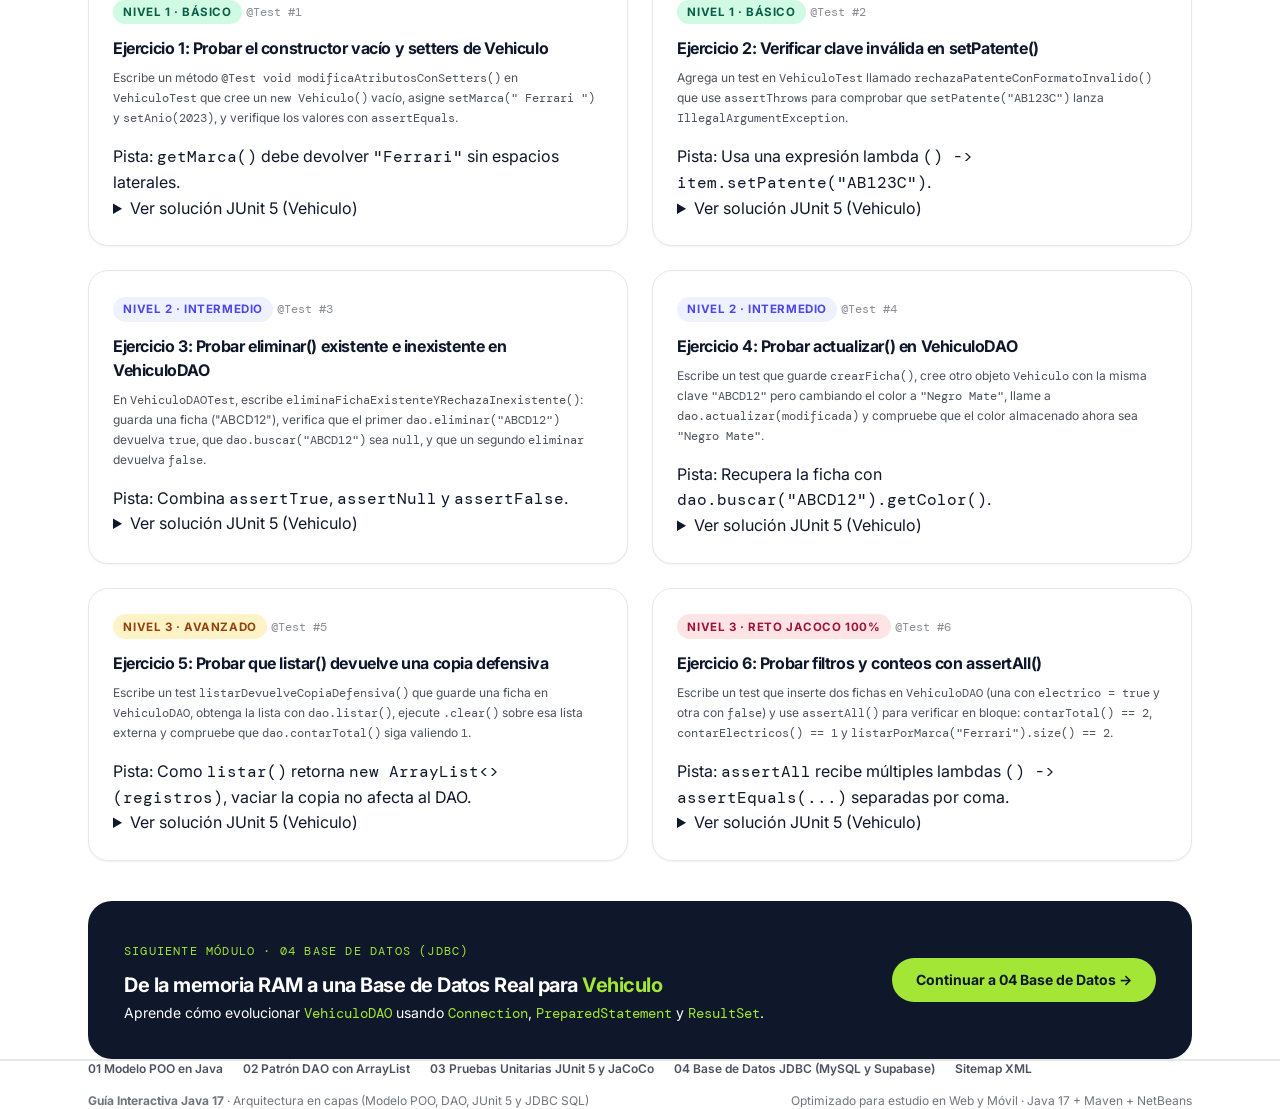
<file: _page/junit.html>
<!doctype html>
<html lang="es-CL">
<head>
  <meta charset="utf-8">
  <meta name="viewport" content="width=device-width, initial-scale=1">
  <title>03 Pruebas Unitarias JUnit 5 y JaCoCo en Java 17: Patrón AAA y Assertions · Guía Java</title>
  <meta name="description" content="Aprende a escribir pruebas unitarias con JUnit Jupiter 5 y medir cobertura con JaCoCo en Java 17 y Maven: patrón AAA, assertEquals, assertThrows, simulador y 6 ejercicios.">
  <meta name="keywords" content="JUnit 5 Java, JUnit Jupiter, Pruebas Unitarias Java, Patrón AAA Testing, assertEquals, assertThrows lambda, JaCoCo Maven, Surefire Plugin, Testing DAO Java">
  <meta name="author" content="Café y Código · curso-java.cafeycodigo.org">
  <meta name="robots" content="index, follow, max-snippet:-1, max-image-preview:large, max-video-preview:-1">
  <meta name="theme-color" content="#4338ca">
  <link rel="icon" type="image/svg+xml" href="favicon.svg">
  <link rel="manifest" href="site.webmanifest">
  <link rel="canonical" href="https://curso-java.cafeycodigo.org/junit.html">
  <link rel="prev" href="https://curso-java.cafeycodigo.org/proyecto.html">
  <link rel="next" href="https://curso-java.cafeycodigo.org/base-datos.html">

  <!-- Open Graph / Facebook / WhatsApp / LinkedIn -->
  <meta property="og:type" content="article">
  <meta property="og:locale" content="es_CL">
  <meta property="og:site_name" content="Curso Java · Café y Código">
  <meta property="og:title" content="03 Pruebas Unitarias con JUnit 5 y JaCoCo en Java 17: Patrón AAA y Assertions">
  <meta property="og:description" content="Domina el testing automatizado en Java 17 con JUnit Jupiter 5: patrón Arrange-Act-Assert, catálogo de aserciones, simulador interactivo y 6 ejercicios.">
  <meta property="og:url" content="https://curso-java.cafeycodigo.org/junit.html">
  <meta property="og:image" content="https://curso-java.cafeycodigo.org/og-cover.svg">
  <meta property="og:image:alt" content="Módulo 03 Pruebas Unitarias JUnit 5 y Cobertura JaCoCo en Java 17">

  <!-- Twitter / X Cards -->
  <meta name="twitter:card" content="summary_large_image">
  <meta name="twitter:title" content="03 Pruebas Unitarias JUnit 5 y JaCoCo en Java 17">
  <meta name="twitter:description" content="Guía práctica de JUnit 5 en Java: patrón AAA, assertThrows con expresiones lambda, cobertura JaCoCo y 6 ejercicios resueltos.">
  <meta name="twitter:image" content="https://curso-java.cafeycodigo.org/og-cover.svg">

  <!-- Preload & Styles -->
  <link rel="preload" href="tailwind.css" as="style">
  <link rel="stylesheet" href="tailwind.css">
  <link rel="stylesheet" href="guia.css?v=20261105-2">
  <script src="proyectos.js?v=20261105-2" defer></script>
  <script src="contextos.js?v=20261105-2" defer></script>
  <script src="junit.js?v=20261105-2" defer></script>
  <link rel="preconnect" href="https://fonts.googleapis.com">
  <link rel="preconnect" href="https://fonts.gstatic.com" crossorigin>
  <link href="https://fonts.googleapis.com/css2?family=DM+Mono:wght@400;500&family=Inter:wght@400;500;600;700;800&display=swap" rel="stylesheet">

  <!-- Datos Estructurados Schema.org (JSON-LD) -->
  <script type="application/ld+json">
  {
    "@context": "https://schema.org",
    "@graph": [
      {
        "@type": "TechArticle",
        "url": "https://curso-java.cafeycodigo.org/junit.html",
        "headline": "03 Pruebas Unitarias JUnit 5 y JaCoCo en Java 17: Patrón AAA, Assertions y Cobertura",
        "description": "Guía completa para probar el Modelo y el DAO en Java 17 usando JUnit Jupiter 5, expresiones lambda en assertThrows y reportes de cobertura con JaCoCo en Maven.",
        "proficiencyLevel": "Intermediate",
        "inLanguage": "es-CL",
        "about": ["JUnit 5", "Pruebas Unitarias en Java", "JaCoCo", "Maven Surefire"]
      },
      {
        "@type": "BreadcrumbList",
        "itemListElement": [
          {
            "@type": "ListItem",
            "position": 1,
            "name": "Curso Java 17",
            "item": "https://curso-java.cafeycodigo.org/"
          },
          {
            "@type": "ListItem",
            "position": 2,
            "name": "03 Pruebas JUnit 5",
            "item": "https://curso-java.cafeycodigo.org/junit.html"
          }
        ]
      },
      {
        "@type": "FAQPage",
        "mainEntity": [
          {
            "@type": "Question",
            "name": "¿Qué es el patrón AAA (Arrange, Act, Assert) en JUnit 5?",
            "acceptedAnswer": {
              "@type": "Answer",
              "text": "El patrón AAA divide cada método @Test en tres pasos: Arrange (preparar e instanciar los objetos de prueba), Act (ejecutar el método que se desea probar) y Assert (verificar el resultado con aserciones como assertEquals, assertTrue o assertThrows)."
            }
          },
          {
            "@type": "Question",
            "name": "¿Por qué se usa la expresión lambda () -> dentro de assertThrows en JUnit 5?",
            "acceptedAnswer": {
              "@type": "Answer",
              "text": "Porque la expresión lambda () -> posterga la ejecución del método hasta que JUnit 5 entra en su bloque interno de captura, permitiéndole atrapar la excepción y dar la prueba por aprobada."
            }
          }
        ]
      }
    ]
  }
  </script>
</head>
<body data-lesson="junit" class="bg-paper font-sans text-ink antialiased">
  <a href="#main-content" class="skip-link">Saltar al contenido principal</a>
  <header class="guide-header">
    <nav class="guide-nav mx-auto max-w-6xl px-4 py-3 sm:px-6" aria-label="Navegación principal">
      <a data-page="index.html" href="index.html" class="flex items-center gap-3 font-semibold tracking-tight text-ink no-underline">
        <span class="grid h-9 w-9 shrink-0 place-items-center rounded-xl bg-accent font-mono text-sm font-bold text-white shadow-sm" aria-hidden="true">JV</span>
        <span class="truncate"><span id="context-brand" class="font-bold">Automotora</span> <span class="text-ink/45">/ Guía Java</span></span>
      </a>
      <div class="lesson-links" role="navigation" aria-label="Módulos del curso">
        <a id="nav-model" data-page="index.html" href="index.html">01 Modelo</a>
        <a id="nav-project" data-page="proyecto.html" href="proyecto.html">02 DAO</a>
        <a id="nav-tests" aria-current="page" data-page="junit.html" href="junit.html">03 JUnit</a>
        <a id="nav-db" data-page="base-datos.html" href="base-datos.html">04 Datos</a>
      </div>
      <span class="guide-stack rounded-full border border-ink/10 bg-paper px-3 py-1 font-mono text-xs font-medium text-ink/75">JUnit 5 · JaCoCo · Maven</span>
    </nav>
    <aside id="selector" class="mx-auto flex max-w-6xl flex-wrap items-center justify-between gap-x-4 gap-y-2 px-4 py-2.5 sm:px-6" aria-label="Contexto de aprendizaje">
      <div class="flex flex-wrap items-center gap-2">
        <p class="text-xs font-semibold uppercase tracking-wider text-ink/60">Dominio:</p>
        <div id="selector-buttons" role="group" aria-label="Ejemplos de dominio"></div>
      </div>
      <div class="section-nav-bar text-xs" aria-label="Secciones de esta lección">
        <a class="jump-link" href="#anatomia-junit">1. Patrón AAA y Ciclo</a>
        <a class="jump-link" href="#test-list">2. Código de Tests</a>
        <a class="jump-link" href="#aserciones">3. Catálogo Assertions</a>
        <a class="jump-link" href="#simulador-junit">4. Simulador Suite</a>
        <a class="jump-link" href="#cobertura">5. Maven y JaCoCo</a>
        <a class="jump-link" href="#ejercicios-junit">6. Ejercicios (6)</a>
      </div>
    </aside>
  </header>

  <main id="main-content">
    <!-- HERO -->
    <section id="pruebas" class="hero-surface border-b border-ink/10">
      <div class="mx-auto max-w-6xl px-4 py-10 sm:px-6 sm:py-16">
        <nav aria-label="Ruta de navegación" class="seo-breadcrumbs">
          <a data-page="index.html" href="index.html">Guía Java 17</a>
          <span aria-hidden="true">/</span>
          <span aria-current="page">03 Pruebas JUnit 5 (<span class="domain-model-name">Vehiculo</span>Test)</span>
        </nav>
        <div class="flex flex-wrap items-center gap-2">
          <span class="pro-badge pro-badge-indigo">Módulo 03 · Testing Automatizado</span>
          <span class="pro-badge pro-badge-emerald">JUnit Jupiter 5 + Cobertura JaCoCo</span>
        </div>
        <h1 id="context-title" class="mt-4 max-w-3xl text-3xl font-extrabold tracking-tight sm:text-5xl">Comprueba automáticamente el Modelo y el DAO</h1>
        <p id="context-description" class="mt-4 max-w-2xl text-base leading-7 text-ink/70 sm:text-lg sm:leading-8"></p>

        <ol id="anatomia-junit" class="mt-8 grid gap-4 md:grid-cols-3">
          <li class="pro-card">
            <span class="pro-badge pro-badge-slate">1. Arrange · Preparar</span>
            <h2 class="mt-3 text-base font-bold">Construye un escenario limpio</h2>
            <p class="mt-1.5 text-sm leading-6 text-ink/70">Cada método <code class="font-mono">@Test</code> se ejecuta de forma aislada: instancia un <code class="font-mono">new <span class="domain-dao-name">VehiculoDAO</span>()</code> vacío y crea las fichas <code class="domain-model-name font-mono">Vehiculo</code> de prueba.</p>
          </li>
          <li class="pro-card">
            <span class="pro-badge pro-badge-indigo">2. Act · Actuar</span>
            <h2 class="mt-3 text-base font-bold">Invoca el método bajo prueba</h2>
            <p class="mt-1.5 text-sm leading-6 text-ink/70">Llama al método específico que quieres verificar en <code class="domain-model-name font-mono">Vehiculo</code> o en <code class="domain-dao-name font-mono">VehiculoDAO</code>.</p>
          </li>
          <li class="pro-card">
            <span class="pro-badge pro-badge-emerald">3. Assert · Comprobar</span>
            <h2 class="mt-3 text-base font-bold">Exige el resultado esperado</h2>
            <p class="mt-1.5 text-sm leading-6 text-ink/70">Usa aserciones de JUnit (<code class="font-mono">assertEquals</code>, <code class="font-mono">assertTrue</code>, <code class="font-mono">assertThrows</code>) para verificar que la respuesta coincida con la regla de negocio.</p>
          </li>
        </ol>
      </div>
    </section>

    <!-- SECCIÓN 2: ANÁLISIS DINÁMICO DE MODELTEST.JAVA Y DAOTEST.JAVA -->
    <section class="border-b border-ink/10 bg-white">
      <div class="mx-auto max-w-6xl px-4 py-14 sm:px-6 sm:py-20">
        <div class="max-w-3xl">
          <span class="pro-badge pro-badge-indigo">Pruebas Unitarias del Dominio</span>
          <h2 id="test-list" class="mt-3 text-2xl font-bold tracking-tight sm:text-4xl">Las 5 pruebas de <code class="domain-model-name font-mono text-accent">Vehiculo</code> y <code class="domain-dao-name font-mono text-accent">VehiculoDAO</code></h2>
          <p class="mt-3 text-base leading-7 text-ink/70">
            En un proyecto Maven, el código de la aplicación vive en <code class="font-mono text-sm">src/main/java</code> y las pruebas automatizadas viven en <code class="font-mono text-sm">src/test/java</code>. Revisa las dos clases de prueba para el dominio <strong class="domain-title-name">Vehículo</strong>:
          </p>
        </div>

        <div class="mt-8 grid gap-6 lg:grid-cols-2">
          <!-- ModelTest.java dinámico -->
          <article class="code-window">
            <div class="code-window-header">
              <span><span class="window-dots"><span></span><span></span><span></span></span><span id="junit-model-filename">VehiculoTest.java</span></span>
              <span class="text-xs text-lime">3 @Test del Modelo</span>
            </div>
            <pre class="overflow-x-auto p-5 text-xs leading-6 sm:text-sm"><code id="junit-model-code"></code></pre>
            <div class="border-t border-white/10 bg-white/[0.03] p-4 text-xs leading-5 text-white/80">
              <strong class="text-lime">¿Qué verifica esta clase?</strong> Comprueba un <em>camino feliz</em> (normalización de clave) y dos <em>caminos de error</em> que deben lanzar <code class="font-mono">IllegalArgumentException</code>.
            </div>
          </article>

          <!-- DAOTest.java dinámico -->
          <div class="flex flex-col justify-between gap-4">
            <div class="code-window">
              <div class="code-window-header">
                <span id="junit-filename" class="font-mono text-xs font-bold text-white"></span>
                <button id="copy-junit-code" type="button" class="rounded-lg border border-white/25 bg-white/5 px-3 py-1 text-xs font-medium text-white hover:bg-white/15">Copiar código</button>
              </div>
              <pre class="overflow-x-auto p-5 text-xs leading-6 sm:text-sm"><code id="junit-code"></code></pre>
            </div>
            <p id="junit-copy-status" role="status" class="text-xs font-medium text-accent"></p>

            <div class="pro-card bg-paper">
              <h3 class="text-base font-bold">¿Por qué existe el método auxiliar <code class="font-mono text-accent">private <span class="domain-model-name">Vehiculo</span> crearFicha()</code>?</h3>
              <p class="mt-2 text-sm leading-6 text-ink/70">
                En <code class="font-mono"><span class="domain-dao-name">VehiculoDAO</span>Test</code>, para no repetir la construcción del objeto en cada prueba (principio <strong>DRY · Don't Repeat Yourself</strong>), se extrae un método privado <code class="font-mono">crearFicha()</code> que devuelve una instancia válida de <code class="domain-model-name font-mono">Vehiculo</code> lista para usar.
              </p>
            </div>
          </div>
        </div>

        <!-- Explicación de anotaciones del ciclo de vida JUnit 5 -->
        <div class="mt-10">
          <h3 class="text-xl font-bold">Anotaciones esenciales del ciclo de vida en JUnit 5</h3>
          <div class="table-scroll mt-4">
            <table class="pro-table">
              <thead>
                <tr>
                  <th>Anotación</th>
                  <th>Cuándo se ejecuta</th>
                  <th>Uso recomendado en tu proyecto Java</th>
                </tr>
              </thead>
              <tbody>
                <tr>
                  <td><code>@Test</code></td>
                  <td>Marca un método como caso de prueba ejecutable.</td>
                  <td>Cada regla de negocio de <code class="domain-model-name">Vehiculo</code> o <code class="domain-dao-name">VehiculoDAO</code> debe tener su propio método <code>@Test</code>.</td>
                </tr>
                <tr>
                  <td><code>@BeforeEach</code></td>
                  <td>Se ejecuta automáticamente <strong>antes de cada</strong> método <code>@Test</code>.</td>
                  <td>Ideal para inicializar <code>dao = new <span class="domain-dao-name">VehiculoDAO</span>();</code> sin repetir ese código en cada prueba.</td>
                </tr>
                <tr>
                  <td><code>@DisplayName("...")</code></td>
                  <td>Personaliza el nombre legible del test en el reporte de NetBeans/Maven.</td>
                  <td>Permite describir la regla en español claro en la ventana de resultados de pruebas.</td>
                </tr>
                <tr>
                  <td><code>@AfterEach</code></td>
                  <td>Se ejecuta después de cada método <code>@Test</code>.</td>
                  <td>Útil cuando una prueba abre recursos externos que deben limpiarse al terminar cada caso.</td>
                </tr>
              </tbody>
            </table>
          </div>
        </div>
      </div>
    </section>

    <!-- SECCIÓN 3: CATÁLOGO DE ASERCIONES -->
    <section id="aserciones" class="assertion-guide border-b border-ink/10 bg-paper" aria-labelledby="assertions-title">
      <div class="mx-auto max-w-6xl px-4 py-14 sm:px-6 sm:py-20">
        <div class="max-w-3xl">
          <span class="pro-badge pro-badge-indigo">Referencia Rápida JUnit Jupiter</span>
          <h2 id="assertions-title" class="mt-3 text-2xl font-bold tracking-tight sm:text-4xl">¿Qué aserción elegir en cada caso de prueba?</h2>
          <p class="mt-3 text-base leading-7 text-ink/70">
            Todas las aserciones se importan de forma estática desde <code class="font-mono text-sm">org.junit.jupiter.api.Assertions.*</code>. Recuerda la regla de oro en <code class="font-mono text-sm">assertEquals(esperado, obtenido)</code>: <strong>el primer argumento siempre es el valor esperado, y el segundo es el resultado devuelto por tu código Java</strong>.
          </p>
        </div>

        <div class="mt-8 grid gap-6 md:grid-cols-2">
          <div class="assertion-card pro-card">
            <span class="pro-badge pro-badge-emerald">Grupo 1 · Valores, Booleanos y Referencias</span>
            <h3 class="mt-3 font-bold">Comprobación de estado y retorno de métodos</h3>
            <ul class="assertion-items mt-3 text-sm leading-6">
              <li><code>assertEquals(esperado, actual)</code> y <code>assertNotEquals(...)</code> comparan igualdad usando <code>.equals()</code> o el valor primitivo.</li>
              <li><code>assertTrue(condicion)</code> y <code>assertFalse(condicion)</code> verifican retornos booleanos. El primer <code>dao.guardar(ficha)</code> debe devolver <code>true</code> y el segundo con la misma clave, <code>false</code>.</li>
              <li><code>assertNull(objeto)</code> y <code>assertNotNull(objeto)</code> verifican ausencia o presencia de un objeto al llamar a <code>dao.buscar(...)</code>.</li>
              <li><code>assertSame(esperado, actual)</code> comprueba que ambas variables apunten exactamente a la <strong>misma instancia en memoria</strong> (<code>==</code>).</li>
            </ul>
          </div>

          <div class="assertion-card pro-card">
            <span class="pro-badge pro-badge-amber">Grupo 2 · Excepciones, Agrupación y Colecciones</span>
            <h3 class="mt-3 font-bold">Validación de errores y pruebas múltiples</h3>
            <ul class="assertion-items mt-3 text-sm leading-6">
              <li><code>assertThrows(ClaseExcepcion.class, () -&gt; codigo)</code> verifica que el bloque dentro de la expresión lambda <code>() -&gt;</code> lance la excepción indicada.</li>
              <li><code>assertDoesNotThrow(() -&gt; codigo)</code> garantiza que una operación válida se ejecute sin lanzar ninguna excepción.</li>
              <li><code>assertAll(() -&gt; ..., () -&gt; ...)</code> ejecuta varias aserciones juntas y reporta todos los fallos a la vez.</li>
              <li><code>assertIterableEquals(listaEsperada, listaActual)</code> compara que dos listas devueltas por el DAO contengan los mismos elementos y en el mismo orden.</li>
            </ul>
          </div>
        </div>

        <div class="mt-8 grid gap-6 lg:grid-cols-2 lg:items-center">
          <div class="code-window">
            <div class="code-window-header">
              <span>Cómo funciona la expresión lambda <code>() -&gt;</code> en assertThrows</span>
            </div>
            <pre class="overflow-x-auto p-5 text-xs leading-6 sm:text-sm"><code id="junit-lambda-code"></code></pre>
          </div>
          <div class="pro-card">
            <h3 class="text-lg font-bold">¿Por qué hay que escribir <code class="font-mono text-accent">() -&gt;</code> dentro de <code class="font-mono">assertThrows</code>?</h3>
            <p class="mt-2 text-sm leading-6 text-ink/70">
              Si llamaras al setter inválido directamente sin el <code class="font-mono">() -&gt;</code>, Java ejecutaría el setter <strong>antes</strong> de entrar a <code class="font-mono">assertThrows</code>, y la excepción detendría el test sin que JUnit pudiera capturarla. La expresión lambda <code class="font-mono">() -&gt;</code> entrega la instrucción para que JUnit la ejecute dentro de su propio bloque <code class="font-mono">try / catch</code>.
            </p>
            <a class="mt-3 inline-block text-xs font-semibold text-accent underline" href="https://docs.junit.org/5.11.4/api/org.junit.jupiter.api/org/junit/jupiter/api/Assertions.html" target="_blank" rel="noopener">Consultar documentación oficial de Assertions en JUnit 5 →</a>
          </div>
        </div>
      </div>
    </section>

    <!-- SECCIÓN 4: SIMULADOR INTERACTIVO DE SUITE JUNIT + MUTACIÓN DE BUGS -->
    <section id="simulador-junit" class="border-b border-ink/10 bg-white">
      <div class="mx-auto max-w-6xl px-4 py-14 sm:px-6 sm:py-20">
        <div class="max-w-3xl">
          <span class="pro-badge pro-badge-emerald">Laboratorio JUnit en Vivo</span>
          <h2 class="mt-3 text-2xl font-bold tracking-tight sm:text-4xl">Ejecuta la suite de pruebas de <code class="domain-model-name font-mono text-accent">Vehiculo</code> e inyecta errores</h2>
          <p class="mt-3 text-base leading-7 text-ink/70">
            Activa cualquiera de los errores simulados de abajo y pulsa <strong>Ejecutar Suite JUnit</strong> para ver cómo las pruebas de <code class="domain-model-name font-mono text-sm">VehiculoTest</code> y <code class="domain-dao-name font-mono text-sm">VehiculoDAOTest</code> detectan el fallo:
          </p>
        </div>

        <div class="mt-6 grid gap-6 lg:grid-cols-[0.95fr_1.05fr]">
          <div class="pro-card space-y-4">
            <h3 class="text-base font-bold">Configuración de ejecución (<span class="domain-title-name">Vehículo</span>)</h3>
            <div class="space-y-3 rounded-xl bg-paper p-4 text-sm">
              <label class="flex items-start gap-2.5 cursor-pointer">
                <input id="junit-bug" type="checkbox" class="mt-0.5">
                <span id="junit-bug-label-1"><strong>Bug en DAO:</strong> Ignorar validación de clave duplicada en <code class="font-mono text-xs">guardar()</code>.</span>
              </label>
              <label class="flex items-start gap-2.5 cursor-pointer">
                <input id="junit-bug-patente" type="checkbox" class="mt-0.5">
                <span id="junit-bug-label-2"><strong>Bug en Modelo:</strong> Olvidar normalizar con <code class="font-mono text-xs">.trim()</code> en el setter de clave.</span>
              </label>
              <label class="flex items-start gap-2.5 cursor-pointer">
                <input id="junit-bug-anio" type="checkbox" class="mt-0.5">
                <span id="junit-bug-label-3"><strong>Bug en Modelo:</strong> Permitir años menores a 2015 sin lanzar excepción.</span>
              </label>
            </div>
            <button id="run-junit" type="button" class="w-full rounded-xl bg-accent px-4 py-3 text-sm font-bold text-white shadow-sm hover:bg-accent/90">
              ▶ Ejecutar Suite JUnit (5 @Test)
            </button>
          </div>

          <div class="code-window flex flex-col justify-between p-5">
            <div>
              <div class="flex items-center justify-between border-b border-white/15 pb-3">
                <span class="font-mono text-xs uppercase tracking-wider text-white/60">Consola Surefire · JUnit Jupiter</span>
                <span id="junit-status-badge" class="rounded-full bg-lime px-2.5 py-0.5 font-mono text-[11px] font-bold text-ink">LISTO</span>
              </div>
              <pre id="junit-output" role="status" class="mt-4 whitespace-pre-wrap break-words rounded-lg bg-white/10 p-4 font-mono text-xs leading-6 text-lime">Pulsa "Ejecutar Suite JUnit" para correr las pruebas.</pre>
            </div>
          </div>
        </div>
      </div>
    </section>

    <!-- SECCIÓN 5: EJECUCIÓN EN MAVEN Y REPORTE DE COBERTURA JACOCO -->
    <section class="border-b border-ink/10 bg-paper">
      <div class="mx-auto max-w-6xl px-4 py-14 sm:px-6 sm:py-20">
        <details id="cobertura" open class="pro-card">
          <summary class="cursor-pointer text-xl font-bold">Cómo ejecutar las pruebas y generar el reporte de cobertura JaCoCo en Maven y NetBeans</summary>
          <div class="mt-4 space-y-4 text-sm leading-6 text-ink/75">
            <p id="junit-test-path" class="break-words font-medium text-ink"></p>
            <p>
              El archivo <code class="font-mono">pom.xml</code> incluye tres piezas clave para el testing profesional: la dependencia <strong>JUnit Jupiter</strong> (con <code class="font-mono">&lt;scope&gt;test&lt;/scope&gt;</code>), el plugin <strong>Maven Surefire</strong> y el plugin <strong>JaCoCo</strong> (que mide qué porcentaje de líneas e <code class="font-mono">if / else</code> fueron ejecutados por tus tests).
            </p>
            <div class="grid gap-4 md:grid-cols-2">
              <div class="code-window">
                <div class="code-window-header"><span>Comandos en terminal</span></div>
                <pre class="overflow-x-auto p-4 font-mono text-xs leading-6 text-lime"><code># 1. Solo ejecutar los tests unitarios:
mvn -f AutomotoraDAO/pom.xml test

# 2. Limpiar, probar y crear el informe HTML de JaCoCo:
mvn -f AutomotoraDAO/pom.xml clean verify</code></pre>
              </div>
              <div class="rounded-xl border border-ink/10 bg-paper p-4">
                <h3 class="font-bold text-ink">¿Cómo leer el semáforo de JaCoCo?</h3>
                <p class="mt-1 text-xs leading-5">Al abrir <code class="break-all font-mono">target/site/jacoco/index.html</code> en tu navegador verás cada línea de <code class="domain-model-name font-mono">Vehiculo</code> y <code class="domain-dao-name font-mono">VehiculoDAO</code> coloreada:</p>
                <ul class="mt-2 space-y-1 text-xs">
                  <li>🟢 <strong>Verde:</strong> Línea o rama completamente ejecutada por al menos un <code class="font-mono">@Test</code>.</li>
                  <li>🟡 <strong>Amarillo (rombo):</strong> Rama parcialmente cubierta (ej. probaste cuando el <code class="font-mono">if</code> dio <code class="font-mono">true</code>, pero ningún test probó cuando da <code class="font-mono">false</code>).</li>
                  <li>🔴 <strong>Rojo:</strong> Código que ningún test ha ejecutado todavía.</li>
                </ul>
              </div>
            </div>
          </div>
        </details>
      </div>
    </section>

    <!-- SECCIÓN 6: 6 EJERCICIOS PRÁCTICOS DINÁMICOS DE JUNIT 5 -->
    <section id="ejercicios-junit" class="border-b border-ink/10 bg-white">
      <div class="mx-auto max-w-6xl px-4 py-14 sm:px-6 sm:py-20">
        <div class="max-w-3xl">
          <span class="pro-badge pro-badge-indigo">Paso 06 · Práctica Guiada de Testing</span>
          <h2 class="mt-3 text-2xl font-bold tracking-tight sm:text-4xl">6 Ejercicios Prácticos de JUnit 5 para <code class="domain-model-name font-mono text-accent">Vehiculo</code> y <code class="domain-dao-name font-mono text-accent">VehiculoDAO</code></h2>
          <p class="mt-3 text-base leading-7 text-ink/70">
            Escribe estos 6 tests unitarios adaptados al dominio <strong class="domain-title-name">Vehículo</strong> para cubrir <code class="font-mono text-sm">eliminar()</code>, <code class="font-mono text-sm">actualizar()</code>, reportes y casos borde:
          </p>
        </div>

        <div id="junit-exercises-grid" class="mt-8 grid gap-6 lg:grid-cols-2"></div>

        <div class="mt-10 flex flex-col items-start justify-between gap-4 rounded-3xl bg-ink p-7 text-white sm:flex-row sm:items-center sm:p-9">
          <div>
            <span class="font-mono text-xs uppercase tracking-widest text-lime">Siguiente Módulo · 04 Base de Datos (JDBC)</span>
            <h3 class="mt-2 text-xl font-bold sm:text-2xl">De la memoria RAM a una Base de Datos Real para <span class="domain-model-name text-lime">Vehiculo</span></h3>
            <p class="mt-1 text-sm text-white/70">Aprende cómo evolucionar <code class="domain-dao-name font-mono text-lime">VehiculoDAO</code> usando <code class="font-mono text-lime">Connection</code>, <code class="font-mono text-lime">PreparedStatement</code> y <code class="font-mono text-lime">ResultSet</code>.</p>
          </div>
          <a data-page="base-datos.html" href="base-datos.html" class="shrink-0 rounded-full bg-lime px-6 py-3 text-sm font-bold text-ink no-underline transition hover:brightness-95">
            Continuar a 04 Base de Datos →
          </a>
        </div>
      </div>
    </section>
  </main>

  <footer class="border-t border-ink/10 bg-white">
    <div class="mx-auto flex max-w-6xl flex-col gap-4 px-4 py-8 text-xs text-ink/60 sm:px-6">
      <nav aria-label="Mapa de módulos del curso Java" class="seo-footer-links">
        <a data-page="index.html" href="index.html">01 Modelo POO en Java</a>
        <a data-page="proyecto.html" href="proyecto.html">02 Patrón DAO con ArrayList</a>
        <a data-page="junit.html" href="junit.html">03 Pruebas Unitarias JUnit 5 y JaCoCo</a>
        <a data-page="base-datos.html" href="base-datos.html">04 Base de Datos JDBC (MySQL y Supabase)</a>
        <a href="sitemap.xml">Sitemap XML</a>
      </nav>
      <div class="flex flex-col gap-2 sm:flex-row sm:items-center sm:justify-between">
        <p><strong>Guía Interactiva Java 17</strong> · Arquitectura en capas (Modelo POO, DAO, JUnit 5 y JDBC SQL)</p>
        <p>Optimizado para estudio en Web y Móvil · Java 17 + Maven + NetBeans</p>
      </div>
    </div>
  </footer>
</body>
</html>
</file>
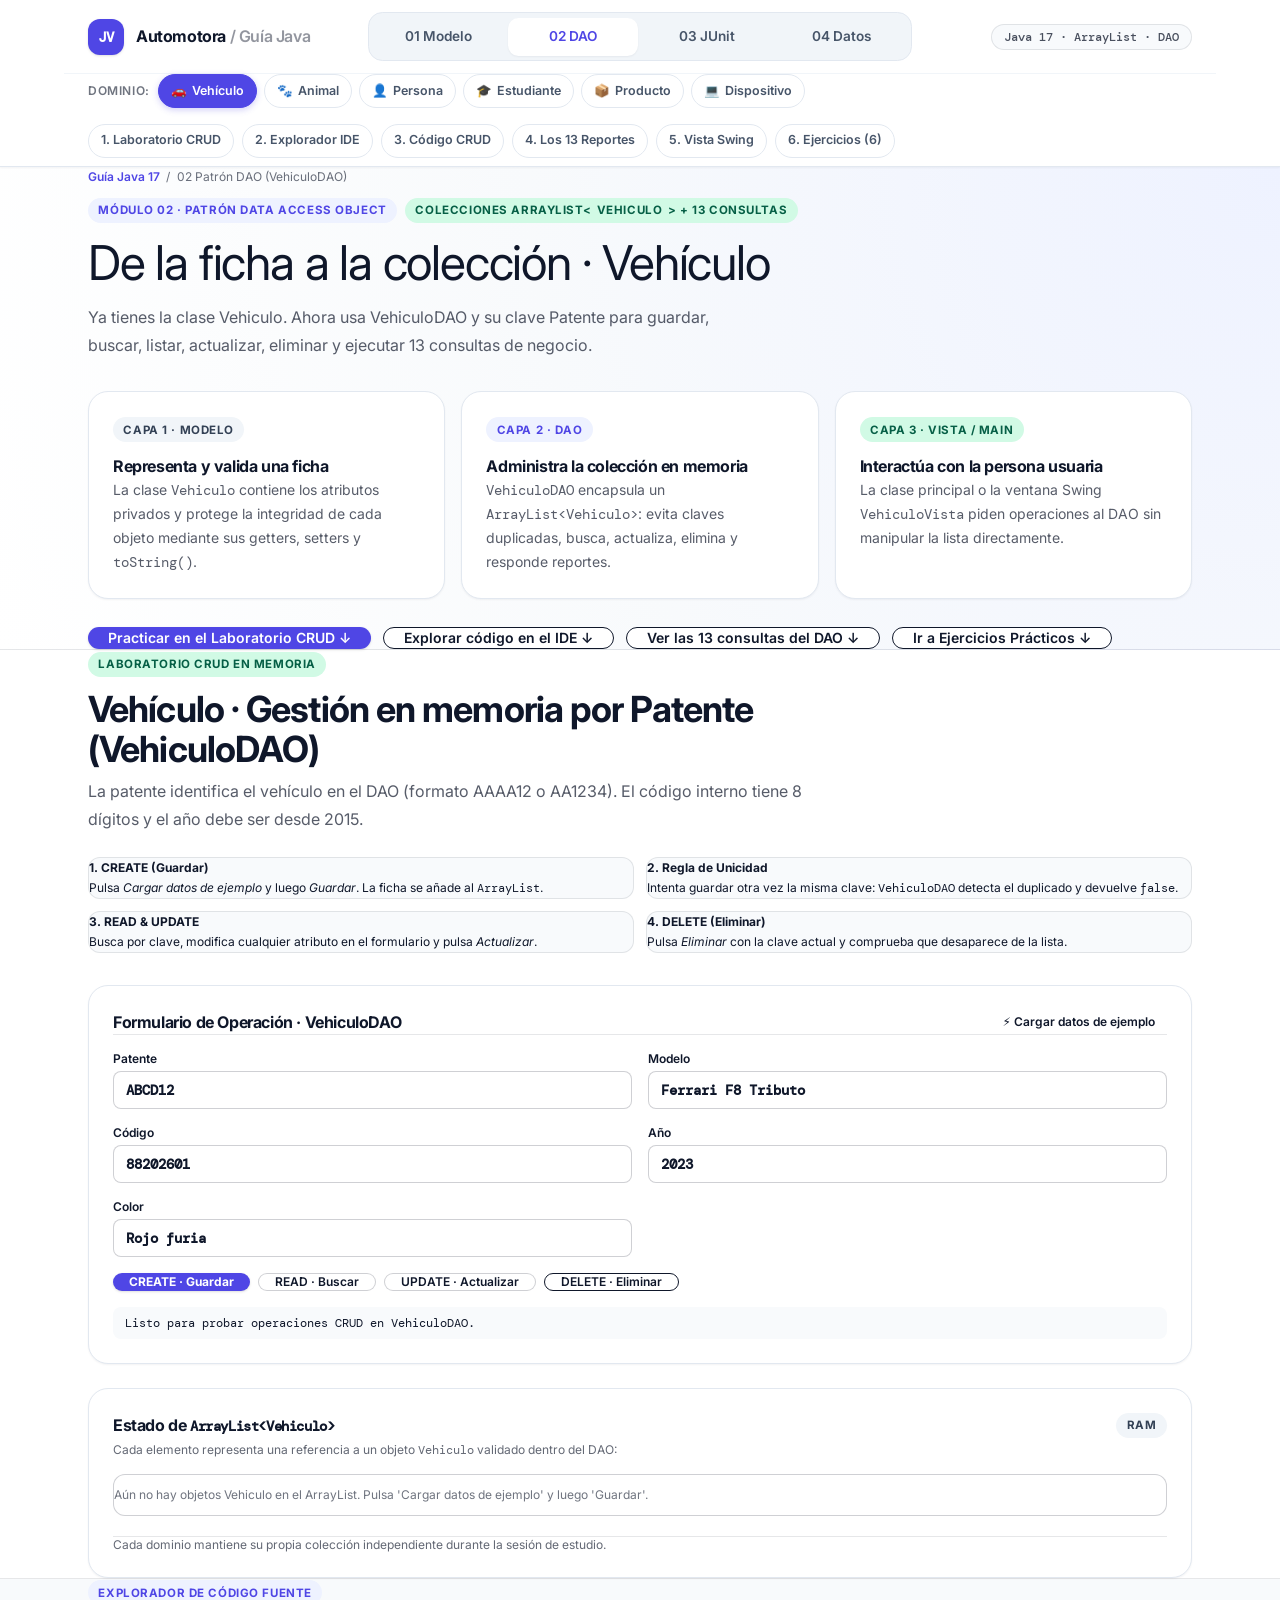
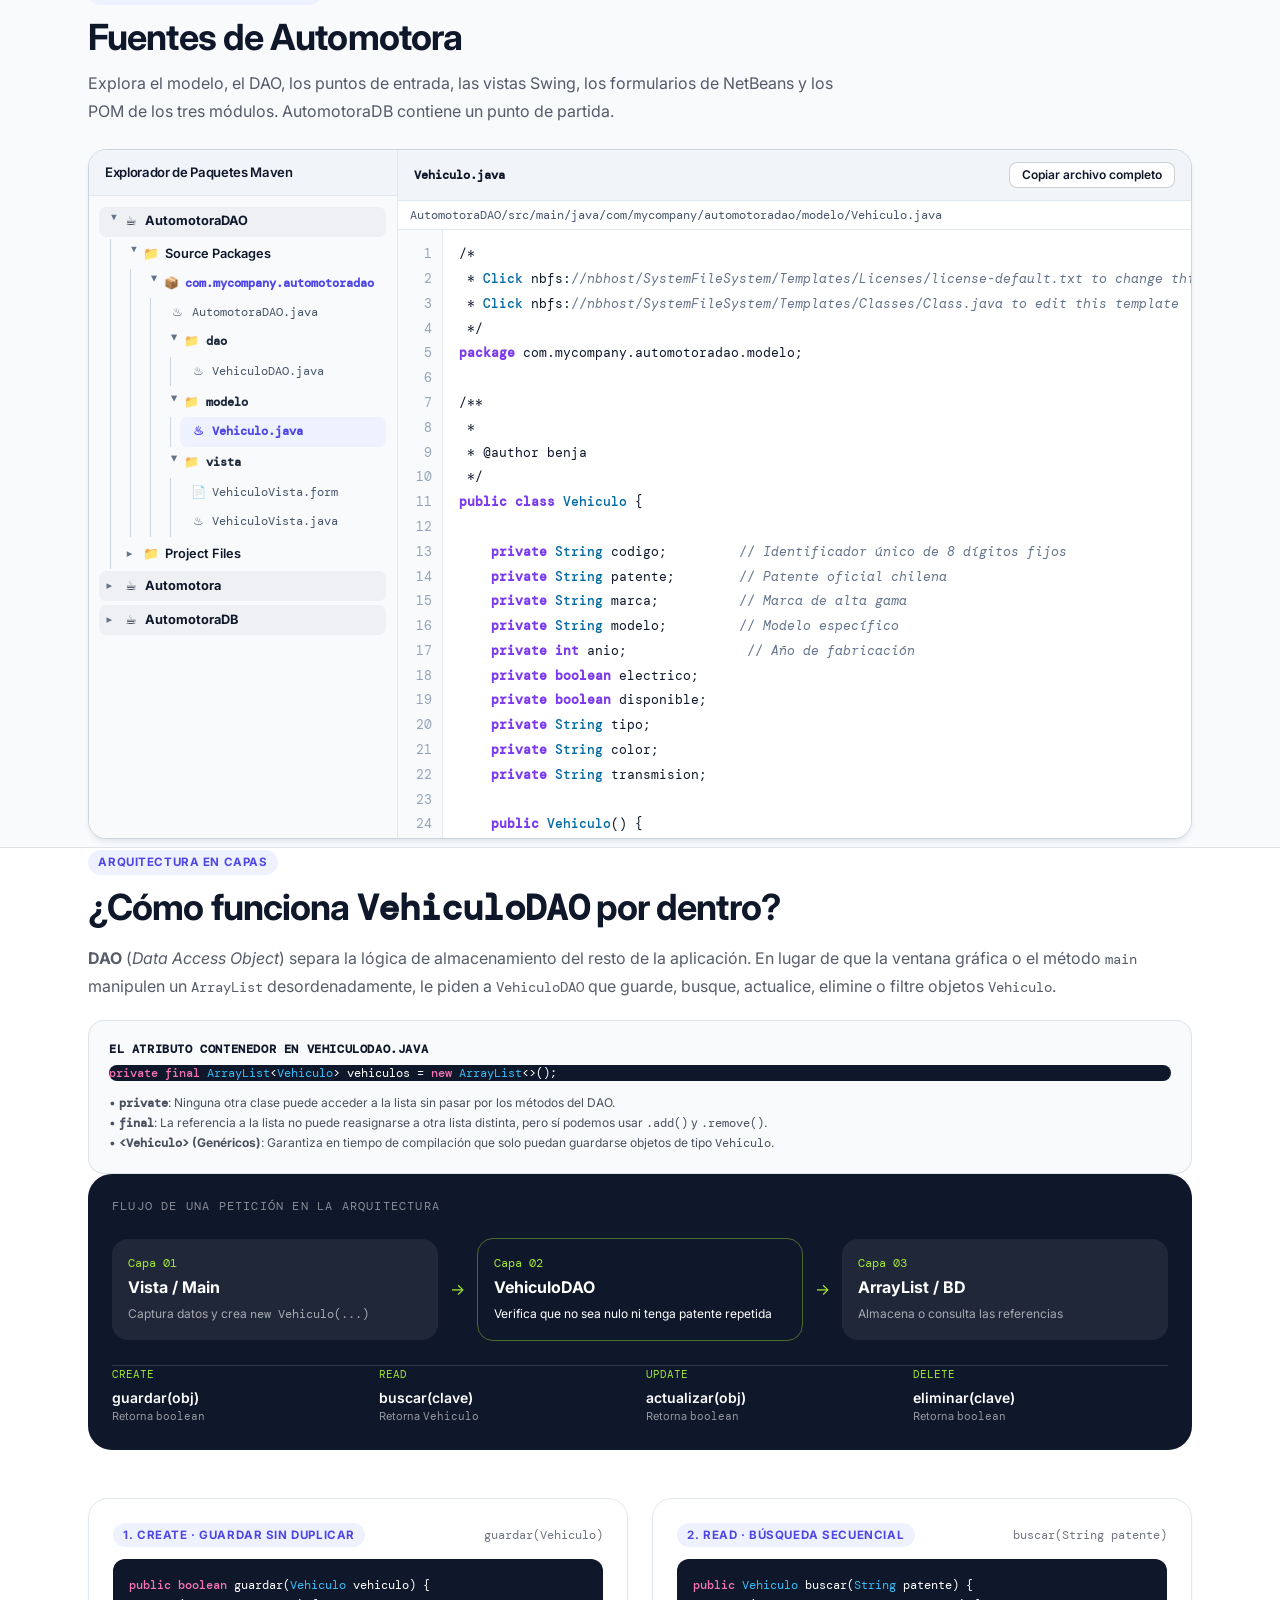
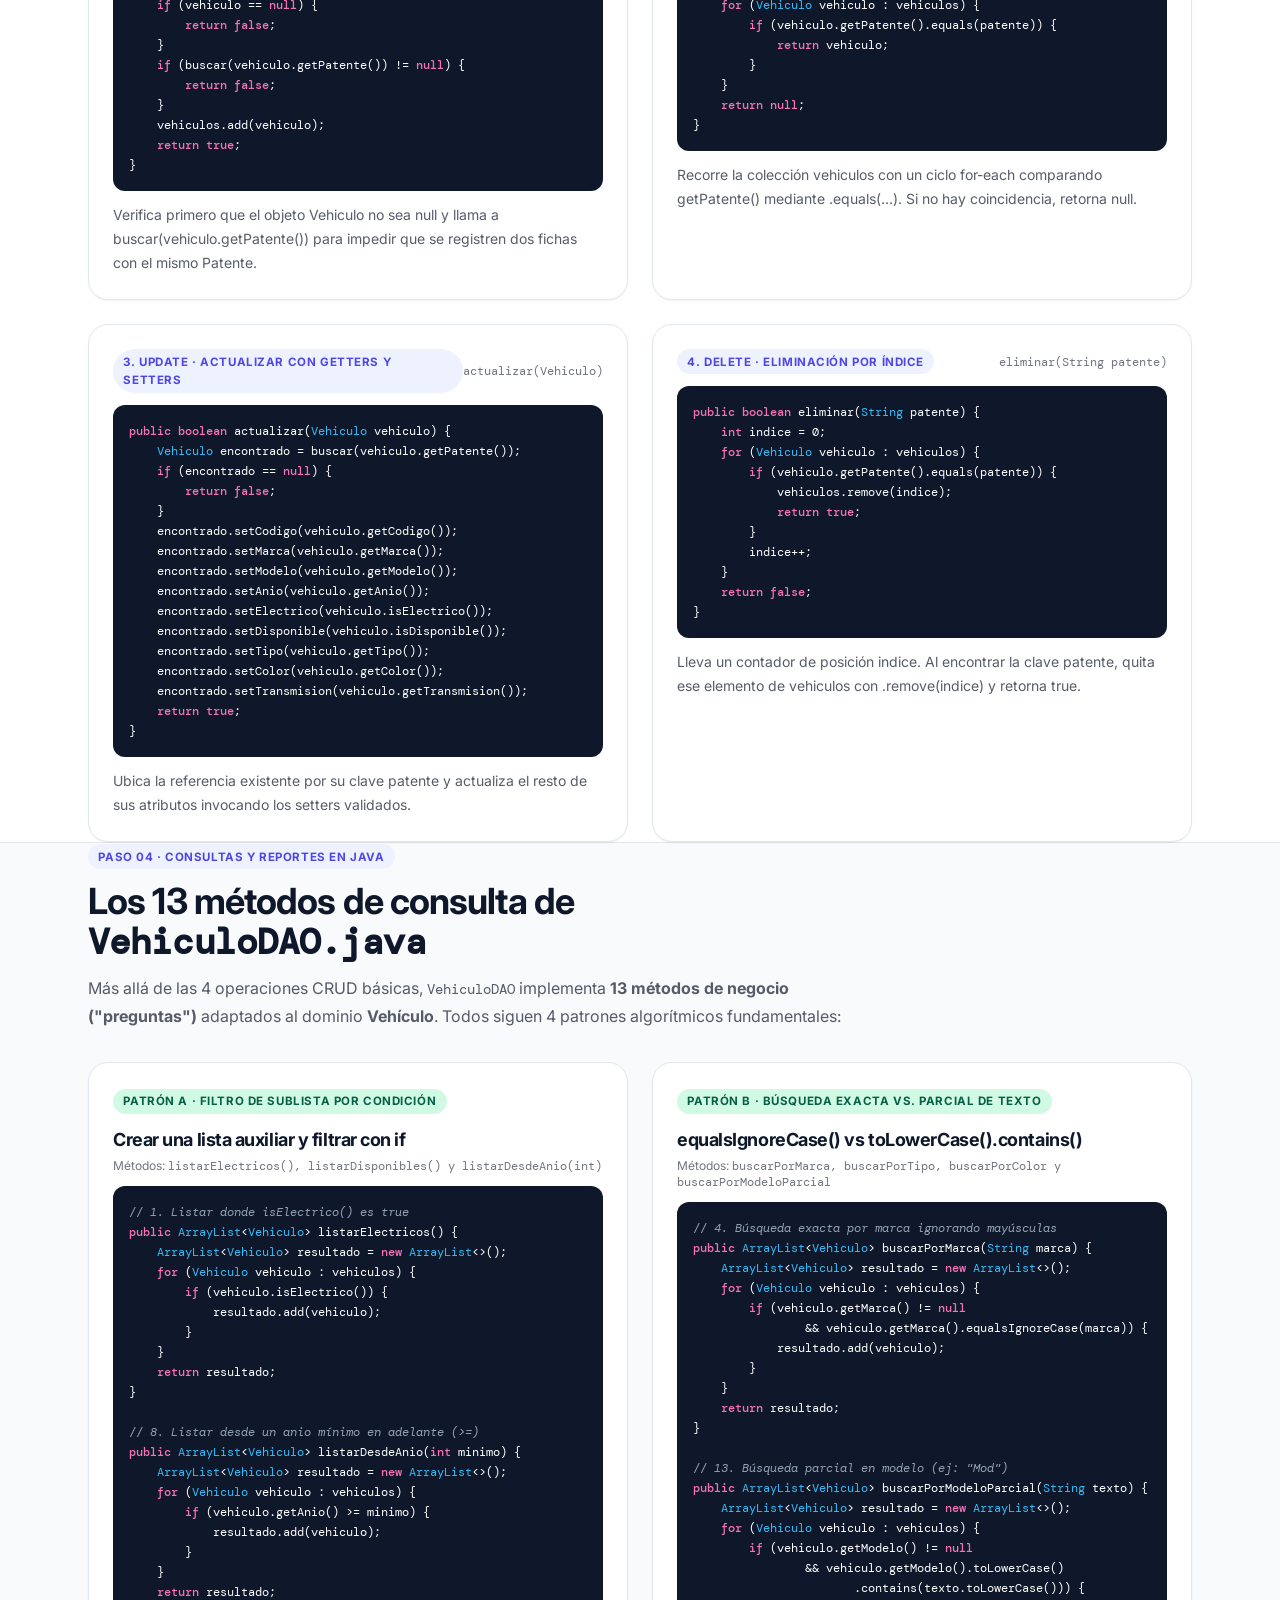
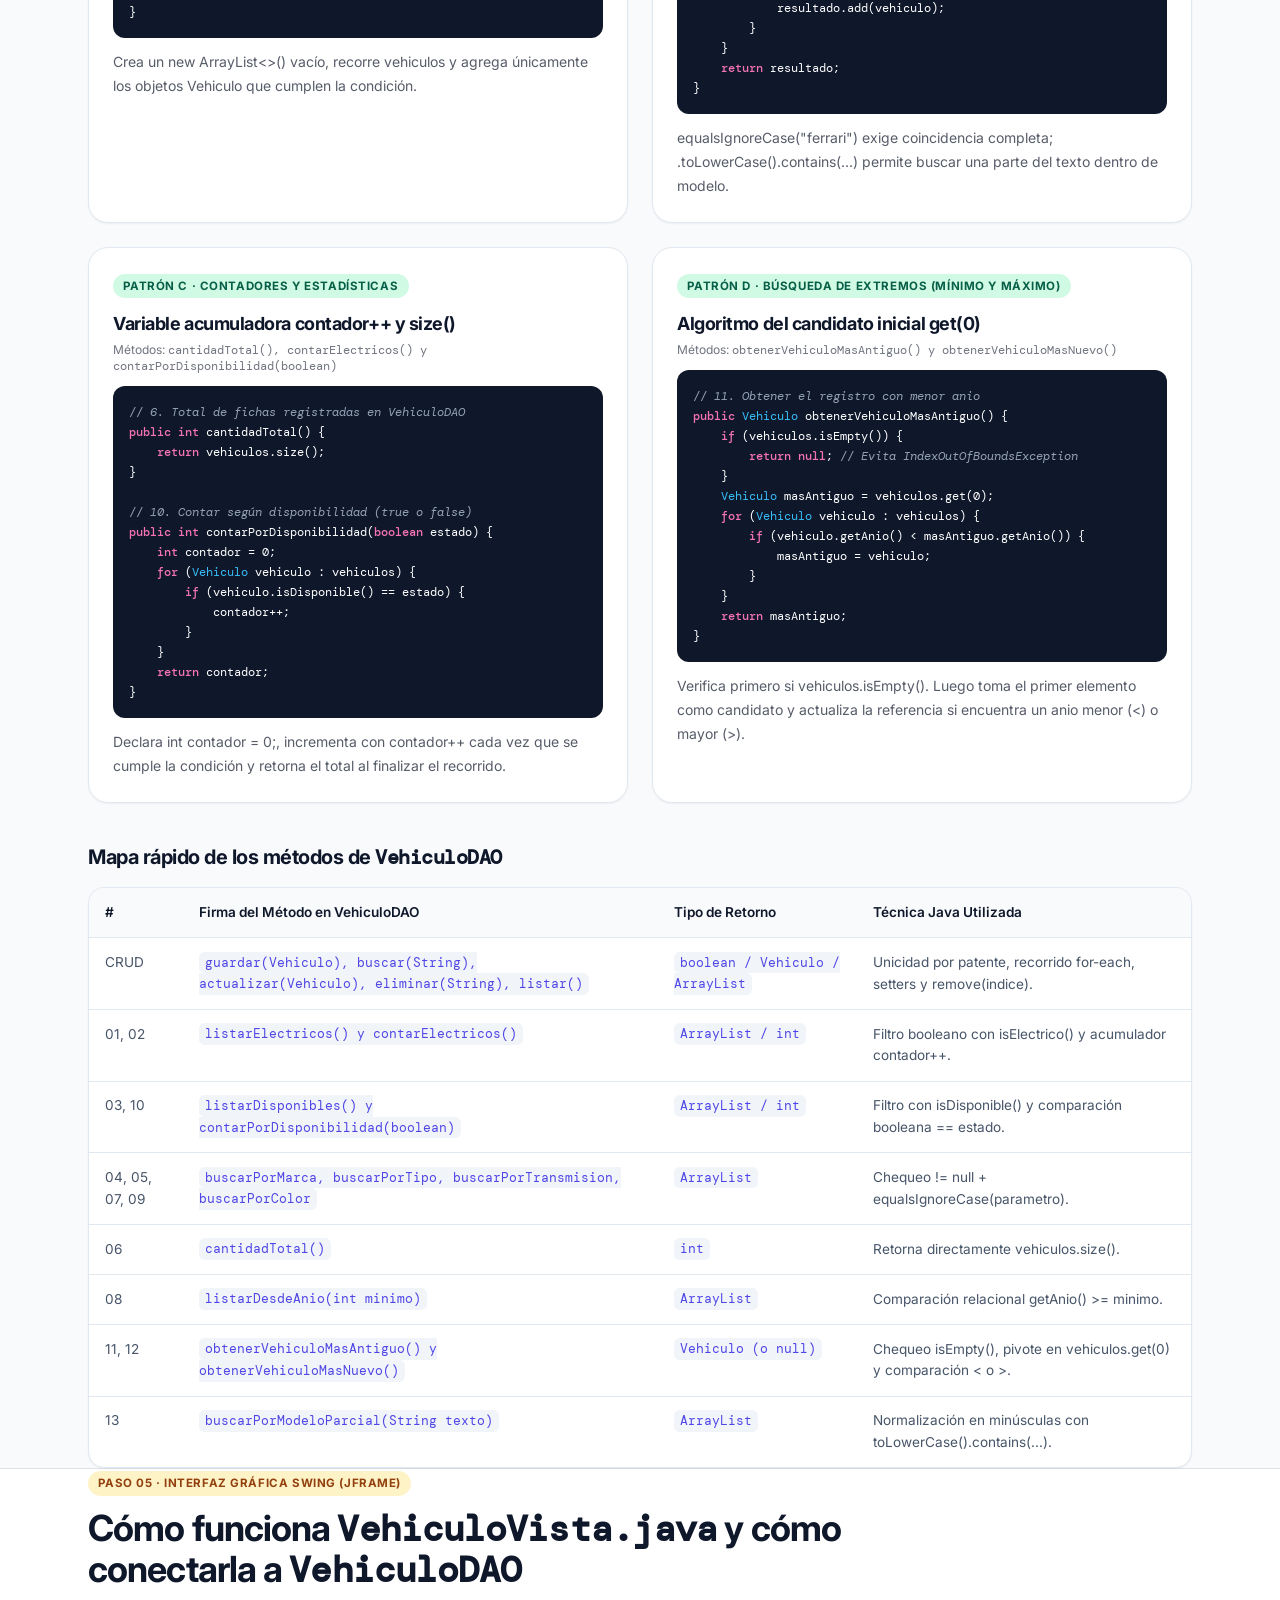
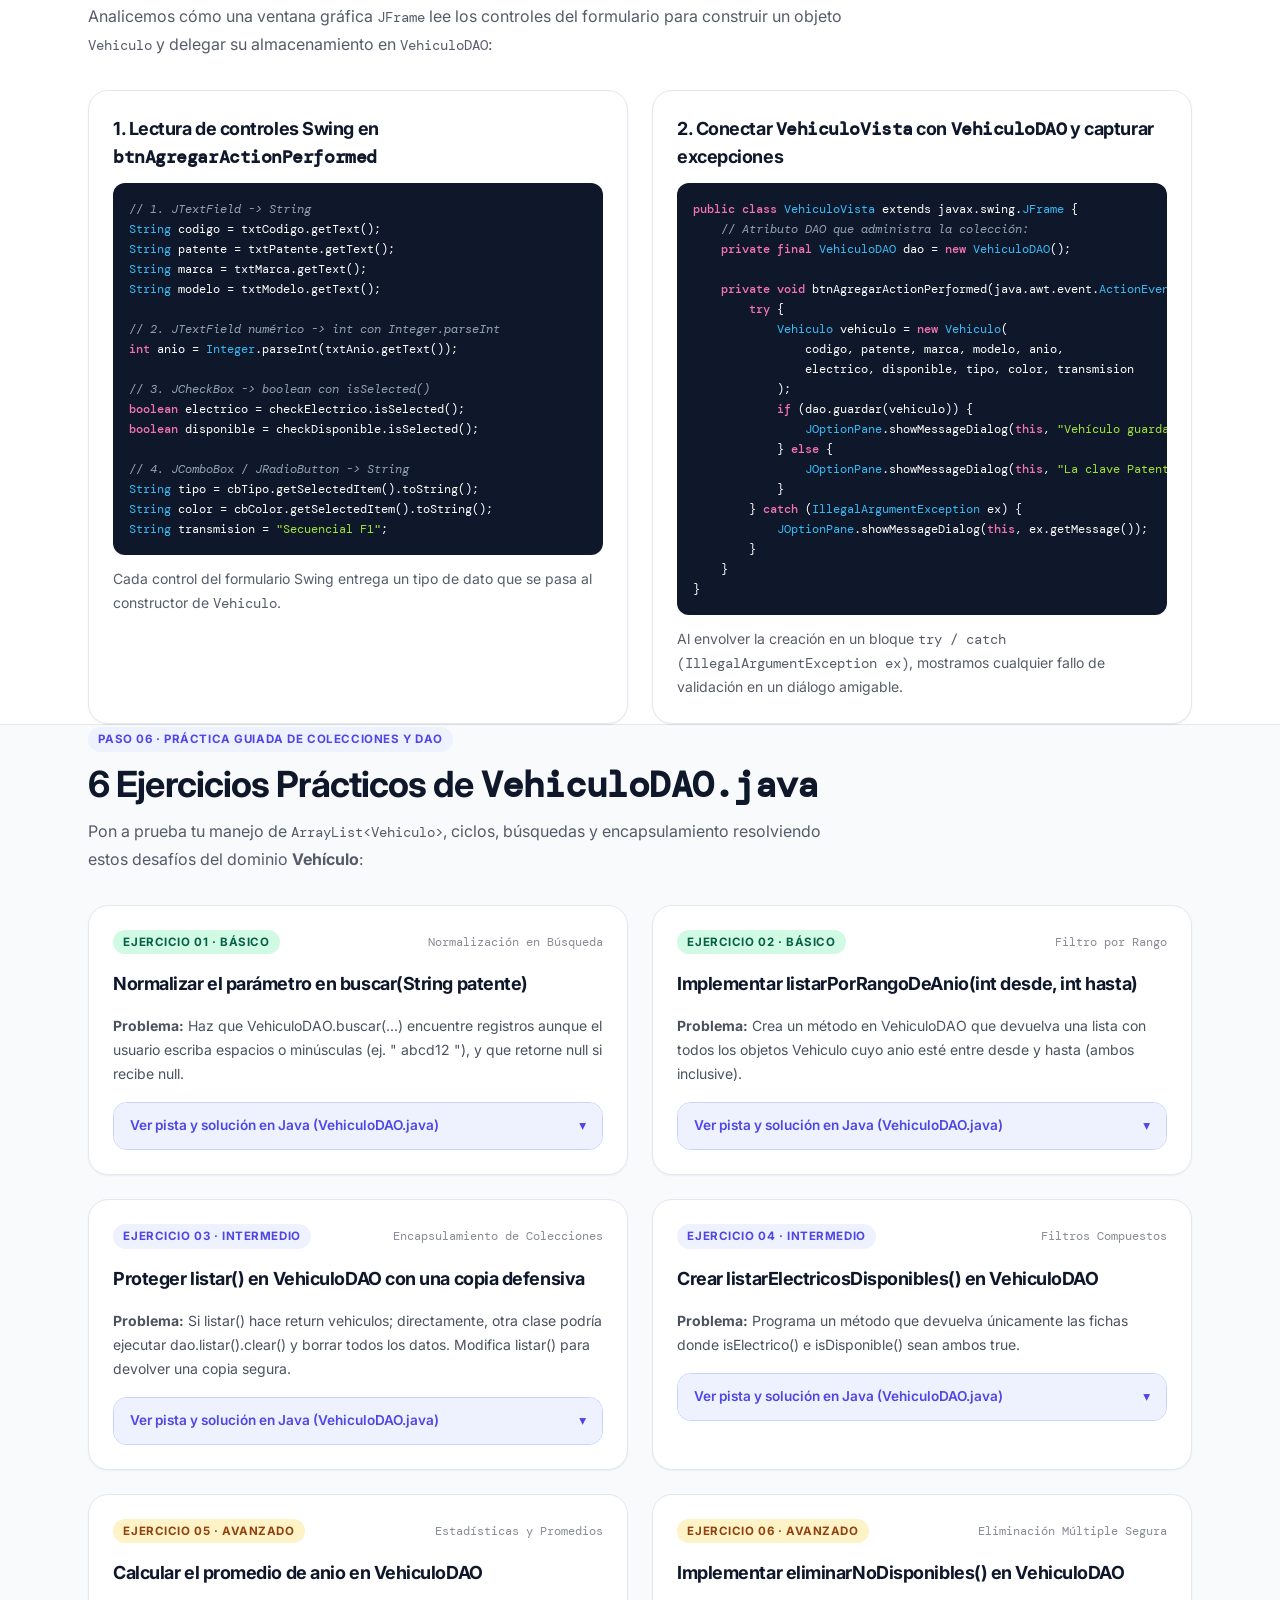
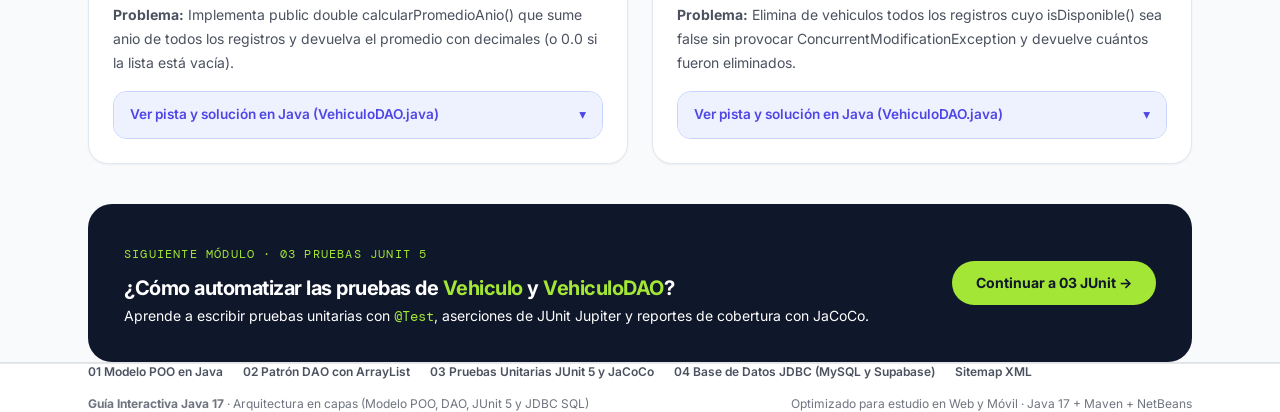
<file: _page/proyecto.html>
<!doctype html>
<html lang="es-CL">
<head>
  <meta charset="utf-8">
  <meta name="viewport" content="width=device-width, initial-scale=1">
  <title>02 Patrón DAO en Java 17: ArrayList, Operaciones CRUD, Consultas y Swing · Guía Java</title>
  <meta name="description" content="Aprende a implementar el patrón DAO (Data Access Object) en Java 17 con ArrayList: métodos guardar, buscar, listar, actualizar, eliminar, 8 reportes, vistas Swing y 6 ejercicios resueltos.">
  <meta name="keywords" content="Patrón DAO Java, Data Access Object, ArrayList Java, CRUD en Java, DefaultTableModel Swing, JTable Java, copia defensiva ArrayList, NetBeans Swing, Ejercicios DAO Java">
  <meta name="author" content="Café y Código · curso-java.cafeycodigo.org">
  <meta name="robots" content="index, follow, max-snippet:-1, max-image-preview:large, max-video-preview:-1">
  <meta name="theme-color" content="#4338ca">
  <link rel="icon" type="image/svg+xml" href="favicon.svg">
  <link rel="manifest" href="site.webmanifest">
  <link rel="canonical" href="https://curso-java.cafeycodigo.org/proyecto.html">
  <link rel="prev" href="https://curso-java.cafeycodigo.org/index.html">
  <link rel="next" href="https://curso-java.cafeycodigo.org/junit.html">

  <!-- Open Graph / Facebook / WhatsApp / LinkedIn -->
  <meta property="og:type" content="article">
  <meta property="og:locale" content="es_CL">
  <meta property="og:site_name" content="Curso Java · Café y Código">
  <meta property="og:title" content="02 Patrón DAO en Java 17: Colecciones ArrayList, CRUD, Reportes y Swing">
  <meta property="og:description" content="Explora los 13 métodos de un DAO profesional en Java 17 con ArrayList, integración con JTable en Swing, laboratorio CRUD interactivo y 6 ejercicios prácticos.">
  <meta property="og:url" content="https://curso-java.cafeycodigo.org/proyecto.html">
  <meta property="og:image" content="https://curso-java.cafeycodigo.org/og-cover.svg">
  <meta property="og:image:alt" content="Módulo 02 Patrón DAO en Java 17 con ArrayList y Operaciones CRUD">

  <!-- Twitter / X Cards -->
  <meta name="twitter:card" content="summary_large_image">
  <meta name="twitter:title" content="02 Patrón DAO en Java 17: ArrayList, CRUD, Reportes y Vistas Swing">
  <meta name="twitter:description" content="Guía paso a paso del patrón DAO en Java 17 con laboratorio CRUD en vivo, explorador de código IDE y 6 ejercicios resueltos.">
  <meta name="twitter:image" content="https://curso-java.cafeycodigo.org/og-cover.svg">

  <!-- Preload & Styles -->
  <link rel="preload" href="tailwind.css" as="style">
  <link rel="stylesheet" href="tailwind.css">
  <link rel="stylesheet" href="guia.css?v=20261105-2">
  <script src="fuentes-automotora.js?v=20261105-2" defer></script>
  <script src="proyectos.js?v=20261105-2" defer></script>
  <script src="contextos.js?v=20261105-2" defer></script>
  <link rel="preconnect" href="https://fonts.googleapis.com">
  <link rel="preconnect" href="https://fonts.gstatic.com" crossorigin>
  <link href="https://fonts.googleapis.com/css2?family=DM+Mono:wght@400;500&family=Inter:wght@400;500;600;700;800&display=swap" rel="stylesheet">

  <!-- Datos Estructurados Schema.org (JSON-LD) -->
  <script type="application/ld+json">
  {
    "@context": "https://schema.org",
    "@graph": [
      {
        "@type": "TechArticle",
        "url": "https://curso-java.cafeycodigo.org/proyecto.html",
        "headline": "02 Patrón DAO en Java 17: ArrayList, Operaciones CRUD, Filtros y Vistas Swing",
        "description": "Cómo diseñar e implementar una clase DAO en Java 17 usando List y ArrayList con operaciones CRUD, copias defensivas, filtros de negocio y conexión con JTable en Swing.",
        "proficiencyLevel": "Intermediate",
        "inLanguage": "es-CL",
        "about": ["Patrón DAO", "Java ArrayList", "Operaciones CRUD", "Java Swing JTable"]
      },
      {
        "@type": "BreadcrumbList",
        "itemListElement": [
          {
            "@type": "ListItem",
            "position": 1,
            "name": "Curso Java 17",
            "item": "https://curso-java.cafeycodigo.org/"
          },
          {
            "@type": "ListItem",
            "position": 2,
            "name": "02 Patrón DAO",
            "item": "https://curso-java.cafeycodigo.org/proyecto.html"
          }
        ]
      },
      {
        "@type": "FAQPage",
        "mainEntity": [
          {
            "@type": "Question",
            "name": "¿Qué es el patrón DAO (Data Access Object) en Java?",
            "acceptedAnswer": {
              "@type": "Answer",
              "text": "El patrón DAO es una capa dedicada exclusivamente a almacenar, buscar, listar, actualizar y eliminar objetos del Modelo, desacoplando la interfaz gráfica o método main de la estructura de almacenamiento (ArrayList en memoria o SQL con JDBC)."
            }
          },
          {
            "@type": "Question",
            "name": "¿Por qué el método listar() devuelve new ArrayList<>(registros) en lugar de la lista original?",
            "acceptedAnswer": {
              "@type": "Answer",
              "text": "Porque retorna una copia defensiva: si otra clase llama a clear() o add() sobre la lista devuelta, solo modifica la copia y no altera la colección privada interna del DAO."
            }
          }
        ]
      }
    ]
  }
  </script>
</head>
<body data-lesson="proyecto" class="bg-paper font-sans text-ink antialiased">
  <a href="#main-content" class="skip-link">Saltar al contenido principal</a>
  <header class="guide-header">
    <nav class="guide-nav mx-auto max-w-6xl px-4 py-3 sm:px-6" aria-label="Navegación principal">
      <a data-page="index.html" href="index.html" class="flex items-center gap-3 font-semibold tracking-tight text-ink no-underline">
        <span class="grid h-9 w-9 shrink-0 place-items-center rounded-xl bg-accent font-mono text-sm font-bold text-white shadow-sm" aria-hidden="true">JV</span>
        <span class="truncate"><span id="context-brand" class="font-bold">Automotora</span> <span class="text-ink/45">/ Guía Java</span></span>
      </a>
      <div class="lesson-links" role="navigation" aria-label="Módulos del curso">
        <a id="nav-model" data-page="index.html" href="index.html">01 Modelo</a>
        <a id="nav-project" aria-current="page" data-page="proyecto.html" href="proyecto.html">02 DAO</a>
        <a id="nav-tests" data-page="junit.html" href="junit.html">03 JUnit</a>
        <a id="nav-db" data-page="base-datos.html" href="base-datos.html">04 Datos</a>
      </div>
      <span class="guide-stack rounded-full border border-ink/10 bg-paper px-3 py-1 font-mono text-xs font-medium text-ink/75">Java 17 · ArrayList · DAO</span>
    </nav>
    <aside id="selector" class="mx-auto flex max-w-6xl flex-wrap items-center justify-between gap-x-4 gap-y-2 px-4 py-2.5 sm:px-6" aria-label="Contexto de aprendizaje">
      <div class="flex flex-wrap items-center gap-2">
        <p class="text-xs font-semibold uppercase tracking-wider text-ink/60">Dominio:</p>
        <div id="selector-buttons" role="group" aria-label="Ejemplos de dominio"></div>
      </div>
      <div class="section-nav-bar text-xs" aria-label="Secciones de esta lección">
        <a class="jump-link" href="#demo">1. Laboratorio CRUD</a>
        <a class="jump-link" href="#proyecto-java">2. Explorador IDE</a>
        <a class="jump-link" href="#dao">3. Código CRUD</a>
        <a class="jump-link" href="#consultas-dao">4. Los 13 Reportes</a>
        <a class="jump-link" href="#vista-swing">5. Vista Swing</a>
        <a class="jump-link" href="#ejercicios-dao">6. Ejercicios (6)</a>
      </div>
    </aside>
  </header>

  <main id="main-content">
    <!-- HERO -->
    <section class="hero-surface border-b border-ink/10">
      <div class="mx-auto max-w-6xl px-4 py-10 sm:px-6 sm:py-16">
        <nav aria-label="Ruta de navegación" class="seo-breadcrumbs">
          <a data-page="index.html" href="index.html">Guía Java 17</a>
          <span aria-hidden="true">/</span>
          <span aria-current="page">02 Patrón DAO (<span class="domain-dao-name">VehiculoDAO</span>)</span>
        </nav>
        <div class="flex flex-wrap items-center gap-2">
          <span class="pro-badge pro-badge-indigo">Módulo 02 · Patrón Data Access Object</span>
          <span class="pro-badge pro-badge-emerald">Colecciones ArrayList&lt;<span class="domain-model-name">Vehiculo</span>&gt; + 13 Consultas</span>
        </div>
        <h1 id="context-title" class="mt-4 max-w-3xl text-3xl font-extrabold tracking-tight sm:text-5xl">De la ficha individual a la colección gestionada</h1>
        <p id="context-description" class="mt-4 max-w-2xl text-base leading-7 text-ink/70 sm:text-lg sm:leading-8"></p>

        <ol class="mt-8 grid gap-4 md:grid-cols-3">
          <li class="pro-card">
            <span class="pro-badge pro-badge-slate">Capa 1 · Modelo</span>
            <h2 class="mt-3 text-base font-bold">Representa y valida una ficha</h2>
            <p class="mt-1.5 text-sm leading-6 text-ink/70">La clase <code class="domain-model-name font-mono text-accent">Vehiculo</code> contiene los atributos privados y protege la integridad de cada objeto mediante sus getters, setters y <code class="font-mono">toString()</code>.</p>
          </li>
          <li class="pro-card">
            <span class="pro-badge pro-badge-indigo">Capa 2 · DAO</span>
            <h2 class="mt-3 text-base font-bold">Administra la colección en memoria</h2>
            <p class="mt-1.5 text-sm leading-6 text-ink/70"><code class="domain-dao-name font-mono text-accent">VehiculoDAO</code> encapsula un <code class="font-mono">ArrayList&lt;<span class="domain-model-name">Vehiculo</span>&gt;</code>: evita claves duplicadas, busca, actualiza, elimina y responde reportes.</p>
          </li>
          <li class="pro-card">
            <span class="pro-badge pro-badge-emerald">Capa 3 · Vista / Main</span>
            <h2 class="mt-3 text-base font-bold">Interactúa con la persona usuaria</h2>
            <p class="mt-1.5 text-sm leading-6 text-ink/70">La clase principal o la ventana Swing <code class="domain-vista-name font-mono text-accent">VehiculoVista</code> piden operaciones al DAO sin manipular la lista directamente.</p>
          </li>
        </ol>

        <div class="mt-7 flex flex-wrap gap-3">
          <a class="inline-flex items-center gap-2 rounded-full bg-accent px-5 py-2.5 text-sm font-semibold text-white no-underline shadow-sm hover:bg-accent/90" href="#demo">Practicar en el Laboratorio CRUD ↓</a>
          <a class="inline-flex items-center gap-2 rounded-full border border-ink/15 bg-white px-5 py-2.5 text-sm font-semibold text-ink no-underline hover:bg-paper" href="#proyecto-java">Explorar código en el IDE ↓</a>
          <a class="inline-flex items-center gap-2 rounded-full border border-ink/15 bg-white px-5 py-2.5 text-sm font-semibold text-accent no-underline hover:bg-paper" href="#consultas-dao">Ver las 13 consultas del DAO ↓</a>
          <a class="inline-flex items-center gap-2 rounded-full border border-ink/15 bg-white px-5 py-2.5 text-sm font-semibold text-ink no-underline hover:bg-paper" href="#ejercicios-dao">Ir a Ejercicios Prácticos ↓</a>
        </div>
      </div>
    </section>

    <!-- SECCIÓN 1: LABORATORIO CRUD INTERACTIVO -->
    <section id="demo" class="border-b border-ink/10 bg-white">
      <div class="mx-auto max-w-6xl px-4 py-14 sm:px-6 sm:py-20">
        <div class="max-w-3xl">
          <span class="pro-badge pro-badge-emerald">Laboratorio CRUD en Memoria</span>
          <h2 id="demo-title" class="mt-3 text-2xl font-bold tracking-tight sm:text-4xl"></h2>
          <p id="demo-rule" class="mt-2 text-base leading-7 text-ink/70"></p>
        </div>

        <ol class="mt-6 grid gap-3 sm:grid-cols-2 lg:grid-cols-4">
          <li class="rounded-xl border border-ink/10 bg-paper p-3.5 text-xs leading-5 text-ink/80">
            <strong class="block text-ink">1. CREATE (Guardar)</strong>
            Pulsa <em>Cargar datos de ejemplo</em> y luego <em>Guardar</em>. La ficha se añade al <code class="font-mono">ArrayList</code>.
          </li>
          <li class="rounded-xl border border-ink/10 bg-paper p-3.5 text-xs leading-5 text-ink/80">
            <strong class="block text-ink">2. Regla de Unicidad</strong>
            Intenta guardar otra vez la misma clave: <code class="domain-dao-name font-mono">VehiculoDAO</code> detecta el duplicado y devuelve <code class="font-mono">false</code>.
          </li>
          <li class="rounded-xl border border-ink/10 bg-paper p-3.5 text-xs leading-5 text-ink/80">
            <strong class="block text-ink">3. READ &amp; UPDATE</strong>
            Busca por clave, modifica cualquier atributo en el formulario y pulsa <em>Actualizar</em>.
          </li>
          <li class="rounded-xl border border-ink/10 bg-paper p-3.5 text-xs leading-5 text-ink/80">
            <strong class="block text-ink">4. DELETE (Eliminar)</strong>
            Pulsa <em>Eliminar</em> con la clave actual y comprueba que desaparece de la lista.
          </li>
        </ol>

        <div class="mt-8 grid gap-6 lg:grid-cols-[1.1fr_0.9fr]">
          <form id="demo-form" class="pro-card space-y-4">
            <div class="flex flex-wrap items-center justify-between gap-2 border-b border-ink/10 pb-3">
              <h3 class="text-base font-bold">Formulario de Operación · <span class="domain-dao-name text-accent">VehiculoDAO</span></h3>
              <button type="button" id="load-sample" class="rounded-full bg-soft-accent px-3 py-1 text-xs font-semibold text-accent">⚡ Cargar datos de ejemplo</button>
            </div>
            <div id="form-fields" class="grid gap-4 sm:grid-cols-2"></div>
            <div class="flex flex-wrap gap-2 pt-2">
              <button type="submit" value="guardar" class="rounded-xl bg-accent px-4 py-2.5 text-xs font-bold text-white shadow-sm">CREATE · Guardar</button>
              <button type="submit" value="buscar" class="rounded-xl border border-ink/20 bg-white px-4 py-2.5 text-xs font-semibold">READ · Buscar</button>
              <button type="submit" value="actualizar" class="rounded-xl border border-ink/20 bg-white px-4 py-2.5 text-xs font-semibold">UPDATE · Actualizar</button>
              <button type="submit" value="eliminar" class="rounded-xl border border-rose-300 bg-rose-50 px-4 py-2.5 text-xs font-semibold text-rose-900">DELETE · Eliminar</button>
            </div>
            <p id="demo-status" role="status" class="min-h-6 rounded-lg bg-paper px-3 py-2 font-mono text-xs text-ink/80"></p>
          </form>

          <div class="pro-card flex flex-col justify-between bg-paper">
            <div>
              <div class="flex items-center justify-between">
                <h3 class="text-base font-bold">Estado de <code class="font-mono text-sm text-accent">ArrayList&lt;<span class="domain-model-name">Vehiculo</span>&gt;</code></h3>
                <span class="pro-badge pro-badge-slate">RAM</span>
              </div>
              <p class="mt-1 text-xs text-ink/65">Cada elemento representa una referencia a un objeto <code class="domain-model-name font-mono">Vehiculo</code> validado dentro del DAO:</p>
              <ul id="demo-records" class="mt-4 max-h-60 space-y-2 overflow-auto text-sm"></ul>
            </div>
            <div class="mt-5 border-t border-ink/10 pt-3 text-xs text-ink/65">
              <p>Cada dominio mantiene su propia colección independiente durante la sesión de estudio.</p>
            </div>
          </div>
        </div>
      </div>
    </section>

    <!-- SECCIÓN 2: VISOR IDE DE ARCHIVOS DEL PROYECTO -->
    <section id="proyecto-java" class="border-b border-ink/10 bg-paper">
      <div class="mx-auto max-w-6xl px-4 py-14 sm:px-6 sm:py-20">
        <div class="max-w-3xl">
          <span class="pro-badge pro-badge-indigo">Explorador de Código Fuente</span>
          <h2 id="project-title" class="mt-3 text-2xl font-bold tracking-tight sm:text-4xl"></h2>
          <p id="project-description" class="mt-3 text-base leading-7 text-ink/70"></p>
        </div>

        <div class="ide mt-6">
          <aside class="ide-tree" aria-labelledby="project-tree-heading">
            <h3 id="project-tree-heading" class="ide-heading">Explorador de Paquetes Maven</h3>
            <div id="project-files" role="group" aria-label="Archivos del proyecto"></div>
          </aside>
          <div class="min-w-0">
            <div class="ide-tab flex flex-wrap items-center justify-between gap-2">
              <span id="project-tab" class="font-mono text-xs font-bold text-accent"></span>
              <button type="button" id="copy-project-code" class="rounded-lg border border-ink/20 bg-white px-3 py-1 text-xs font-semibold hover:bg-paper">Copiar archivo completo</button>
            </div>
            <p id="project-path" class="break-all border-b border-slate-200 bg-slate-50 px-3 py-1.5 font-mono text-xs text-slate-600"></p>
            <div class="ide-source" tabindex="0" aria-label="Código fuente">
              <pre id="project-lines" class="ide-gutter" aria-hidden="true"></pre>
              <pre><code id="project-code"></code></pre>
            </div>
          </div>
        </div>
        <p id="project-copy-status" role="status" class="mt-2 text-xs font-medium text-accent"></p>
      </div>
    </section>

    <!-- SECCIÓN 3: EXPLICACIÓN PROFUNDA DEL PATRÓN DAO Y OPERACIONES CRUD -->
    <div id="vehicle-guide">
      <section id="dao" class="border-b border-ink/10 bg-white">
        <div class="mx-auto max-w-6xl px-4 py-14 sm:px-6 sm:py-20">
          <div class="grid gap-10 lg:grid-cols-[0.88fr_1.12fr] lg:items-center">
            <div>
              <span class="pro-badge pro-badge-indigo">Arquitectura en Capas</span>
              <h2 class="mt-3 text-2xl font-bold tracking-tight sm:text-4xl">¿Cómo funciona <code class="domain-dao-name font-mono text-accent">VehiculoDAO</code> por dentro?</h2>
              <p class="mt-4 text-base leading-7 text-ink/70">
                <strong>DAO</strong> (<em>Data Access Object</em>) separa la lógica de almacenamiento del resto de la aplicación. En lugar de que la ventana gráfica o el método <code class="font-mono text-sm">main</code> manipulen un <code class="font-mono text-sm">ArrayList</code> desordenadamente, le piden a <code class="domain-dao-name font-mono text-sm">VehiculoDAO</code> que guarde, busque, actualice, elimine o filtre objetos <code class="domain-model-name font-mono text-sm">Vehiculo</code>.
              </p>
              <div class="mt-5 rounded-2xl border border-ink/10 bg-paper p-5">
                <p class="font-mono text-xs font-bold uppercase tracking-wider text-accent">El atributo contenedor en <span class="domain-dao-file">VehiculoDAO.java</span></p>
                <pre class="mt-2 overflow-x-auto rounded-xl bg-ink p-3.5 font-mono text-xs text-white"><code id="dao-list-declaration">private final ArrayList&lt;Vehiculo&gt; vehiculos = new ArrayList&lt;&gt;();</code></pre>
                <ul class="mt-3 space-y-1.5 text-xs leading-5 text-ink/75">
                  <li>• <strong><code class="font-mono">private</code></strong>: Ninguna otra clase puede acceder a la lista sin pasar por los métodos del DAO.</li>
                  <li>• <strong><code class="font-mono">final</code></strong>: La referencia a la lista no puede reasignarse a otra lista distinta, pero sí podemos usar <code class="font-mono">.add()</code> y <code class="font-mono">.remove()</code>.</li>
                  <li>• <strong><code class="font-mono">&lt;<span class="domain-model-name">Vehiculo</span>&gt;</code> (Genéricos)</strong>: Garantiza en tiempo de compilación que solo puedan guardarse objetos de tipo <code class="domain-model-name font-mono">Vehiculo</code>.</li>
                </ul>
              </div>
            </div>

            <div class="rounded-3xl bg-ink p-6 text-white shadow-xl sm:p-8">
              <p class="font-mono text-xs uppercase tracking-widest text-white/50">Flujo de una petición en la arquitectura</p>
              <div class="mt-6 grid gap-3 sm:grid-cols-[1fr_auto_1fr_auto_1fr] sm:items-center">
                <div class="rounded-2xl bg-white/[0.07] p-4">
                  <p class="font-mono text-xs text-lime">Capa 01</p>
                  <p class="mt-1 font-bold">Vista / Main</p>
                  <p class="mt-1 text-xs leading-5 text-white/60">Captura datos y crea <code class="font-mono">new <span class="domain-model-name">Vehiculo</span>(...)</code></p>
                </div>
                <span class="hidden text-lime sm:block" aria-hidden="true">→</span>
                <div class="rounded-2xl border border-lime/40 bg-lime/[0.1] p-4">
                  <p class="font-mono text-xs text-lime">Capa 02</p>
                  <p class="mt-1 font-bold"><span class="domain-dao-name">VehiculoDAO</span></p>
                  <p class="mt-1 text-xs leading-5 text-white/70">Verifica que no sea nulo ni tenga <span class="domain-key-lower">patente</span> repetida</p>
                </div>
                <span class="hidden text-lime sm:block" aria-hidden="true">→</span>
                <div class="rounded-2xl bg-white/[0.07] p-4">
                  <p class="font-mono text-xs text-lime">Capa 03</p>
                  <p class="mt-1 font-bold">ArrayList / BD</p>
                  <p class="mt-1 text-xs leading-5 text-white/60">Almacena o consulta las referencias</p>
                </div>
              </div>

              <div class="mt-6 grid grid-cols-2 gap-3 border-t border-white/15 pt-6 sm:grid-cols-4">
                <div class="rounded-xl bg-white/[0.05] p-3">
                  <p class="font-mono text-[11px] text-lime">CREATE</p>
                  <p class="mt-1 text-sm font-semibold">guardar(obj)</p>
                  <p class="mt-0.5 text-[11px] text-white/55">Retorna <code class="font-mono">boolean</code></p>
                </div>
                <div class="rounded-xl bg-white/[0.05] p-3">
                  <p class="font-mono text-[11px] text-lime">READ</p>
                  <p class="mt-1 text-sm font-semibold">buscar(clave)</p>
                  <p class="mt-0.5 text-[11px] text-white/55">Retorna <code class="domain-model-name font-mono">Vehiculo</code></p>
                </div>
                <div class="rounded-xl bg-white/[0.05] p-3">
                  <p class="font-mono text-[11px] text-lime">UPDATE</p>
                  <p class="mt-1 text-sm font-semibold">actualizar(obj)</p>
                  <p class="mt-0.5 text-[11px] text-white/55">Retorna <code class="font-mono">boolean</code></p>
                </div>
                <div class="rounded-xl bg-white/[0.05] p-3">
                  <p class="font-mono text-[11px] text-lime">DELETE</p>
                  <p class="mt-1 text-sm font-semibold">eliminar(clave)</p>
                  <p class="mt-0.5 text-[11px] text-white/55">Retorna <code class="font-mono">boolean</code></p>
                </div>
              </div>
            </div>
          </div>

          <!-- Análisis dinámico de los 4 métodos CRUD -->
          <div id="dao-crud-cards" class="mt-12 grid gap-6 lg:grid-cols-2"></div>
        </div>
      </section>

      <!-- SECCIÓN 4: LOS 13 MÉTODOS DE CONSULTA Y REPORTES ("PREGUNTAS AL DAO") -->
      <section id="consultas-dao" class="border-b border-ink/10 bg-paper">
        <div class="mx-auto max-w-6xl px-4 py-14 sm:px-6 sm:py-20">
          <div class="max-w-3xl">
            <span class="pro-badge pro-badge-indigo">Paso 04 · Consultas y Reportes en Java</span>
            <h2 class="mt-3 text-2xl font-bold tracking-tight sm:text-4xl">Los 13 métodos de consulta de <code class="domain-dao-file font-mono text-accent">VehiculoDAO.java</code></h2>
            <p class="mt-3 text-base leading-7 text-ink/70">
              Más allá de las 4 operaciones CRUD básicas, <code class="domain-dao-name font-mono text-sm">VehiculoDAO</code> implementa <strong>13 métodos de negocio ("preguntas")</strong> adaptados al dominio <strong class="domain-title-name">Vehículo</strong>. Todos siguen 4 patrones algorítmicos fundamentales:
            </p>
          </div>

          <div id="dao-queries-cards" class="mt-8 grid gap-6 lg:grid-cols-2"></div>

          <!-- Tabla resumen dinámica de los 18 métodos -->
          <div class="mt-10">
            <h3 class="text-xl font-bold">Mapa rápido de los métodos de <code class="domain-dao-name font-mono text-accent">VehiculoDAO</code></h3>
            <div class="table-scroll mt-4">
              <table class="pro-table">
                <thead>
                  <tr>
                    <th>#</th>
                    <th>Firma del Método en <span class="domain-dao-name">VehiculoDAO</span></th>
                    <th>Tipo de Retorno</th>
                    <th>Técnica Java Utilizada</th>
                  </tr>
                </thead>
                <tbody id="dao-methods-tbody"></tbody>
              </table>
            </div>
          </div>
        </div>
      </section>

      <!-- SECCIÓN 5: LA VISTA SWING Y SU INTEGRACIÓN -->
      <section id="vista-swing" class="border-b border-ink/10 bg-white">
        <div class="mx-auto max-w-6xl px-4 py-14 sm:px-6 sm:py-20">
          <div class="max-w-3xl">
            <span class="pro-badge pro-badge-amber">Paso 05 · Interfaz Gráfica Swing (JFrame)</span>
            <h2 class="mt-3 text-2xl font-bold tracking-tight sm:text-4xl">Cómo funciona <code class="domain-vista-file font-mono text-accent">VehiculoVista.java</code> y cómo conectarla a <code class="domain-dao-name font-mono text-accent">VehiculoDAO</code></h2>
            <p class="mt-3 text-base leading-7 text-ink/70">
              Analicemos cómo una ventana gráfica <code class="font-mono text-sm">JFrame</code> lee los controles del formulario para construir un objeto <code class="domain-model-name font-mono text-sm">Vehiculo</code> y delegar su almacenamiento en <code class="domain-dao-name font-mono text-sm">VehiculoDAO</code>:
            </p>
          </div>

          <div id="swing-integration-cards" class="mt-8 grid gap-6 lg:grid-cols-2"></div>
        </div>
      </section>

      <!-- SECCIÓN 6: EJERCICIOS PRÁCTICOS DINÁMICOS DEL DAO -->
      <section id="ejercicios-dao" class="border-b border-ink/10 bg-paper">
        <div class="mx-auto max-w-6xl px-4 py-14 sm:px-6 sm:py-20">
          <div class="max-w-3xl">
            <span class="pro-badge pro-badge-indigo">Paso 06 · Práctica Guiada de Colecciones y DAO</span>
            <h2 class="mt-3 text-2xl font-bold tracking-tight sm:text-4xl">6 Ejercicios Prácticos de <code class="domain-dao-file font-mono text-accent">VehiculoDAO.java</code></h2>
            <p class="mt-3 text-base leading-7 text-ink/70">
              Pon a prueba tu manejo de <code class="font-mono text-sm">ArrayList&lt;<span class="domain-model-name">Vehiculo</span>&gt;</code>, ciclos, búsquedas y encapsulamiento resolviendo estos desafíos del dominio <strong class="domain-title-name">Vehículo</strong>:
            </p>
          </div>

          <div id="dao-exercises-grid" class="mt-8 grid gap-6 lg:grid-cols-2"></div>

          <div class="mt-10 flex flex-col items-start justify-between gap-4 rounded-3xl bg-ink p-7 text-white sm:flex-row sm:items-center sm:p-9">
            <div>
              <span class="font-mono text-xs uppercase tracking-widest text-lime">Siguiente Módulo · 03 Pruebas JUnit 5</span>
              <h3 class="mt-2 text-xl font-bold sm:text-2xl">¿Cómo automatizar las pruebas de <span class="domain-model-name text-lime">Vehiculo</span> y <span class="domain-dao-name text-lime">VehiculoDAO</span>?</h3>
              <p class="mt-1 text-sm text-white/70">Aprende a escribir pruebas unitarias con <code class="font-mono text-lime">@Test</code>, aserciones de JUnit Jupiter y reportes de cobertura con JaCoCo.</p>
            </div>
            <a data-page="junit.html" href="junit.html" class="shrink-0 rounded-full bg-lime px-6 py-3 text-sm font-bold text-ink no-underline transition hover:brightness-95">
              Continuar a 03 JUnit →
            </a>
          </div>
        </div>
      </section>
    </div>
  </main>

  <footer class="border-t border-ink/10 bg-white">
    <div class="mx-auto flex max-w-6xl flex-col gap-4 px-4 py-8 text-xs text-ink/60 sm:px-6">
      <nav aria-label="Mapa de módulos del curso Java" class="seo-footer-links">
        <a data-page="index.html" href="index.html">01 Modelo POO en Java</a>
        <a data-page="proyecto.html" href="proyecto.html">02 Patrón DAO con ArrayList</a>
        <a data-page="junit.html" href="junit.html">03 Pruebas Unitarias JUnit 5 y JaCoCo</a>
        <a data-page="base-datos.html" href="base-datos.html">04 Base de Datos JDBC (MySQL y Supabase)</a>
        <a href="sitemap.xml">Sitemap XML</a>
      </nav>
      <div class="flex flex-col gap-2 sm:flex-row sm:items-center sm:justify-between">
        <p><strong>Guía Interactiva Java 17</strong> · Arquitectura en capas (Modelo POO, DAO, JUnit 5 y JDBC SQL)</p>
        <p>Optimizado para estudio en Web y Móvil · Java 17 + Maven + NetBeans</p>
      </div>
    </div>
  </footer>
</body>
</html>
</file>
<file: _page/guia.css>
/* Guía Interactiva Java · Diseño Profesional Web & Mobile */
:root {
  --ink: 15 23 42;
  --paper: 248 250 252;
  --highlight: 163 230 53;
  --accent: 79 70 229;
  --accent-dark: 67 56 202;
  --surface: #ffffff;
  --surface-elevated: #f8fafc;
  --line: #e2e8f0;
  --line-strong: #cbd5e1;
  --muted: #475569;
  --soft-accent: #eef2ff;
  --soft-emerald: #ecfdf5;
  --soft-amber: #fffbeb;
  --soft-rose: #fff1f2;
  --shadow-sm: 0 1px 2px 0 rgba(15, 23, 42, 0.05);
  --shadow: 0 4px 6px -1px rgba(15, 23, 42, 0.07), 0 2px 4px -2px rgba(15, 23, 42, 0.05);
  --shadow-lg: 0 12px 24px -4px rgba(15, 23, 42, 0.08), 0 4px 8px -2px rgba(15, 23, 42, 0.04);
  --syntax-comment: #94a3b8;
  --syntax-keyword: #f472b6;
  --syntax-type: #38bdf8;
  --syntax-string: #a3e635;
  --editor-comment: #64748b;
  --editor-keyword: #7c3aed;
  --editor-string: #15803d;
  --editor-type: #0369a1;
}

[hidden] {
  display: none !important;
}

*,
*::before,
*::after {
  box-sizing: border-box;
}

html {
  scroll-behavior: smooth;
  overflow-x: clip;
}

body {
  margin: 0;
  background: rgb(var(--paper));
  color: rgb(var(--ink));
  overflow-x: clip;
  line-height: 1.6;
}

h1,
h2,
h3,
h4 {
  min-width: 0;
  overflow-wrap: anywhere;
  letter-spacing: -0.025em;
}

main section[id],
main details[id],
main h2[id],
main div[id] {
  scroll-margin-top: 6.5rem;
}

main :where(pre, form, article, section, div) {
  min-width: 0;
}

main :where(pre) {
  max-width: 100%;
}

:where(a, button, input, select, textarea, summary):focus-visible {
  outline: 2px solid rgb(var(--accent));
  outline-offset: 2px;
}

/* Header & Navigation (Mobile + Web) */
.guide-header {
  position: sticky;
  top: 0;
  z-index: 40;
  background: rgba(255, 255, 255, 0.92);
  backdrop-filter: blur(12px);
  -webkit-backdrop-filter: blur(12px);
  border-bottom: 1px solid var(--line);
  box-shadow: var(--shadow-sm);
}

.guide-nav {
  display: grid;
  grid-template-columns: minmax(0, 1fr) auto;
  align-items: center;
  gap: 0.65rem;
}

.lesson-links {
  grid-column: 1 / -1;
  grid-row: 2;
  display: grid;
  grid-template-columns: repeat(4, minmax(0, 1fr));
  gap: 0.25rem;
  background: #f1f5f9;
  padding: 0.3rem;
  border-radius: 0.9rem;
  border: 1px solid var(--line);
}

.lesson-links a {
  border-radius: 0.65rem;
  padding: 0.5rem 0.35rem;
  text-align: center;
  white-space: nowrap;
  font-weight: 600;
  font-size: 0.8rem;
  color: var(--muted);
  text-decoration: none;
  transition: all 0.15s ease;
}

.lesson-links a:hover {
  background: rgba(255, 255, 255, 0.7);
  color: rgb(var(--ink));
}

.lesson-links a[aria-current="page"] {
  background: var(--surface);
  color: rgb(var(--accent));
  box-shadow: var(--shadow-sm);
}

.guide-stack {
  grid-column: 2;
  grid-row: 1;
  white-space: nowrap;
}

@media (min-width: 820px) {
  .guide-nav {
    grid-template-columns: minmax(0, 1fr) minmax(26rem, 34rem) minmax(0, 1fr);
  }

  .lesson-links {
    grid-column: 2;
    grid-row: 1;
  }

  .lesson-links a {
    font-size: 0.85rem;
    padding: 0.5rem 0.75rem;
  }

  .guide-stack {
    grid-column: 3;
    justify-self: end;
  }
}

@media (max-width: 400px) {
  .lesson-links a {
    font-size: 0.72rem;
    padding: 0.45rem 0.15rem;
  }
}

/* Context Selector & Section Jump Links */
#selector {
  border-top: 1px solid #f1f5f9;
}

#selector-buttons {
  display: flex;
  flex-wrap: nowrap;
  overflow-x: auto;
  gap: 0.4rem;
  padding-bottom: 0.15rem;
  max-width: 100%;
  scrollbar-width: thin;
}

@media (min-width: 640px) {
  #selector-buttons {
    flex-wrap: wrap;
    overflow-x: visible;
    padding-bottom: 0;
  }
}

#selector button,
.jump-link {
  display: inline-flex;
  align-items: center;
  gap: 0.35rem;
  min-height: 2.1rem;
  padding: 0.3rem 0.75rem;
  border-radius: 9999px;
  border: 1px solid var(--line);
  background: var(--surface);
  color: var(--muted);
  font-size: 0.78rem;
  font-weight: 600;
  white-space: nowrap;
  cursor: pointer;
  text-decoration: none;
  transition: all 0.15s ease;
}

#selector button:hover,
.jump-link:hover {
  background: var(--soft-accent);
  border-color: #c7d2fe;
  color: rgb(var(--accent));
}

#selector button[aria-pressed="true"],
#model-tabs [aria-selected="true"] {
  background: rgb(var(--accent));
  color: #ffffff;
  border-color: rgb(var(--accent));
  box-shadow: 0 2px 6px rgba(79, 70, 229, 0.25);
}

/* Hero Banner & Subnav Pills */
.hero-surface {
  background: radial-gradient(circle at top right, #eef2ff 0%, #f8fafc 55%, #ffffff 100%);
}

.section-nav-bar {
  display: flex;
  gap: 0.5rem;
  overflow-x: auto;
  padding: 0.5rem 0;
  scrollbar-width: none;
}

.section-nav-bar::-webkit-scrollbar {
  display: none;
}

/* Cards, Badges & Callouts */
.pro-card {
  background: var(--surface);
  border: 1px solid var(--line);
  border-radius: 1.25rem;
  padding: 1.5rem;
  box-shadow: var(--shadow-sm);
  transition: box-shadow 0.2s ease, border-color 0.2s ease;
}

.pro-card:hover {
  box-shadow: var(--shadow);
  border-color: var(--line-strong);
}

.pro-badge {
  display: inline-flex;
  align-items: center;
  gap: 0.35rem;
  padding: 0.2rem 0.65rem;
  border-radius: 9999px;
  font-size: 0.72rem;
  font-weight: 700;
  text-transform: uppercase;
  letter-spacing: 0.05em;
}

.pro-badge-indigo {
  background: var(--soft-accent);
  color: rgb(var(--accent));
}

.pro-badge-emerald {
  background: #d1fae5;
  color: #065f46;
}

.pro-badge-amber {
  background: #fef3c7;
  color: #92400e;
}

.pro-badge-rose {
  background: #ffe4e6;
  color: #9f1239;
}

.pro-badge-slate {
  background: #f1f5f9;
  color: #334155;
}

/* Code Blocks & Syntax Highlighting */
.code-window {
  background: #0f172a;
  color: #f8fafc;
  border-radius: 1rem;
  border: 1px solid #1e293b;
  overflow: hidden;
  box-shadow: var(--shadow-lg);
}

.code-window-header {
  display: flex;
  flex-wrap: wrap;
  align-items: center;
  justify-content: space-between;
  gap: 0.5rem;
  padding: 0.65rem 1rem;
  background: #1e293b;
  border-bottom: 1px solid #334155;
  font-family: "DM Mono", ui-monospace, monospace;
  font-size: 0.75rem;
  color: #94a3b8;
}

.window-dots {
  display: inline-flex;
  gap: 0.35rem;
  margin-right: 0.5rem;
}

.window-dots span {
  width: 0.6rem;
  height: 0.6rem;
  border-radius: 9999px;
  display: inline-block;
}

.window-dots span:nth-child(1) {
  background: #fb7185;
}

.window-dots span:nth-child(2) {
  background: #fbbf24;
}

.window-dots span:nth-child(3) {
  background: #4ade80;
}

.java-comment {
  color: var(--syntax-comment);
  font-style: italic;
}

.java-keyword {
  color: var(--syntax-keyword);
  font-weight: 500;
}

.java-string {
  color: var(--syntax-string);
}

.java-type {
  color: var(--syntax-type);
}

/* Responsive Tables */
.table-scroll {
  width: 100%;
  overflow-x: auto;
  border: 1px solid var(--line);
  border-radius: 1rem;
  background: var(--surface);
  box-shadow: var(--shadow-sm);
}

.pro-table {
  width: 100%;
  border-collapse: collapse;
  font-size: 0.85rem;
  text-align: left;
}

.pro-table th {
  background: #f8fafc;
  padding: 0.85rem 1rem;
  font-weight: 600;
  color: rgb(var(--ink));
  border-bottom: 1px solid var(--line);
  white-space: nowrap;
}

.pro-table td {
  padding: 0.85rem 1rem;
  border-bottom: 1px solid var(--line);
  color: var(--muted);
  vertical-align: top;
}

.pro-table tr:last-child td {
  border-bottom: none;
}

.pro-table code {
  background: #f1f5f9;
  color: rgb(var(--accent));
  padding: 0.15rem 0.4rem;
  border-radius: 0.35rem;
  font-size: 0.8rem;
}

/* Exercises & Interactive Accordions */
.exercise-card {
  background: var(--surface);
  border: 1px solid var(--line);
  border-radius: 1.25rem;
  padding: 1.5rem;
  box-shadow: var(--shadow-sm);
  display: flex;
  flex-direction: column;
  gap: 1rem;
}

.exercise-solution {
  border: 1px solid #c7d2fe;
  background: #f8fafc;
  border-radius: 0.85rem;
  overflow: hidden;
}

.exercise-solution summary {
  padding: 0.75rem 1rem;
  font-size: 0.85rem;
  font-weight: 600;
  color: rgb(var(--accent));
  cursor: pointer;
  background: var(--soft-accent);
  user-select: none;
  display: flex;
  align-items: center;
  justify-content: space-between;
}

.exercise-solution summary:hover {
  background: #e0e7ff;
}

.exercise-solution-body {
  padding: 1rem;
  border-top: 1px solid #c7d2fe;
}

/* Assertions list */
.assertion-card h3 {
  font-size: 1.05rem;
}

.assertion-items {
  list-style: none;
  padding: 0;
  margin: 0;
}

.assertion-items li {
  padding-block: 0.75rem;
  overflow-wrap: anywhere;
}

.assertion-items li+li {
  border-top: 1px solid var(--line);
}

.assertion-items code {
  border-radius: 0.35rem;
  padding: 0.15em 0.35em;
  background: var(--soft-accent);
  color: rgb(var(--accent));
  font-size: 0.88em;
  font-weight: 500;
}

main button:not(:disabled) {
  cursor: pointer;
  transition: all 0.15s ease;
}

main button:not(:disabled):hover {
  filter: brightness(0.96);
}

main input[type="checkbox"] {
  accent-color: rgb(var(--accent));
  width: 1.1rem;
  height: 1.1rem;
}

main input:not([type="checkbox"]),
main select {
  background: var(--surface);
  transition: border-color 0.15s ease, box-shadow 0.15s ease;
}

/* IDE Component (Mobile & Desktop) */
.ide {
  display: grid;
  grid-template-columns: minmax(15rem, 28%) minmax(0, 1fr);
  border: 1px solid var(--line-strong);
  border-radius: 1.15rem;
  overflow: hidden;
  background: var(--surface);
  color: rgb(var(--ink));
  box-shadow: var(--shadow);
}

.ide-tree {
  border-right: 1px solid var(--line);
  min-width: 0;
  background: #f8fafc;
}

.ide-heading,
.ide-tab {
  background: #f1f5f9;
  border-bottom: 1px solid var(--line);
  padding: 0.75rem 1rem;
  font-size: 0.82rem;
  font-weight: 600;
  overflow-wrap: anywhere;
}

#project-files {
  max-height: 38rem;
  overflow: auto;
  padding: 0.65rem;
  font-size: 0.8rem;
}

#project-files .tree-branch {
  margin-bottom: 0.12rem;
}

#project-files .tree-summary {
  display: flex;
  align-items: center;
  cursor: pointer;
  white-space: nowrap;
  padding: 0.3rem 0.45rem;
  border-radius: 0.45rem;
  font-weight: 600;
  color: rgb(var(--ink));
  list-style: none;
  user-select: none;
}

#project-files .tree-summary::-webkit-details-marker {
  display: none;
}

#project-files .tree-summary::before {
  content: "▸";
  display: inline-block;
  width: 0.9rem;
  font-size: 0.7rem;
  color: #64748b;
  transition: transform 0.15s ease;
}

#project-files .tree-branch[open] > .tree-summary::before {
  transform: rotate(90deg);
}

#project-files .tree-project > .tree-summary {
  font-weight: 700;
  background: rgba(15, 23, 42, 0.04);
  margin-bottom: 0.15rem;
}

#project-files .tree-subfolder > .tree-summary {
  color: #1e293b;
  font-family: "DM Mono", ui-monospace, monospace;
  font-size: 0.76rem;
}

#project-files .tree-package > .tree-summary {
  color: rgb(var(--accent));
  font-family: "DM Mono", ui-monospace, monospace;
  font-size: 0.75rem;
}

#project-files .tree-summary:hover {
  background: #e2e8f0;
}

#project-files .tree-children {
  margin-left: 0.65rem;
  padding-left: 0.55rem;
  border-left: 1.5px solid #cbd5e1;
}

#project-files button {
  display: flex;
  align-items: center;
  cursor: pointer;
  white-space: nowrap;
  width: 100%;
  padding: 0.32rem 0.5rem;
  border-radius: 0.45rem;
  text-align: left;
  border: none;
  background: transparent;
  color: var(--muted);
  font-family: "DM Mono", ui-monospace, monospace;
  font-size: 0.76rem;
}

#project-files button:hover {
  background: #e2e8f0;
  color: rgb(var(--ink));
}

#project-files button[aria-pressed="true"] {
  background: var(--soft-accent);
  color: rgb(var(--accent));
  font-weight: 700;
}

.ide-source {
  display: flex;
  max-height: 38rem;
  overflow: auto;
  line-height: 1.55rem;
  font-size: 0.8rem;
  background: #ffffff;
}

.ide-source pre {
  margin: 0;
  padding: 0.75rem 1rem;
  max-width: none;
}

.ide-gutter {
  position: sticky;
  left: 0;
  flex-shrink: 0;
  background: #f8fafc;
  color: #94a3b8;
  border-right: 1px solid var(--line);
  text-align: right;
  user-select: none;
  padding-inline: 0.65rem !important;
}

.ide .java-comment {
  color: var(--editor-comment);
}

.ide .java-keyword {
  color: var(--editor-keyword);
  font-weight: 600;
}

.ide .java-string {
  color: var(--editor-string);
}

.ide .java-type {
  color: var(--editor-type);
  font-weight: 500;
}

@media (max-width: 768px) {
  .ide {
    grid-template-columns: minmax(0, 1fr);
  }

  .ide-tree {
    border-right: 0;
    border-bottom: 1px solid var(--line);
  }

  #project-files {
    max-height: 14rem;
  }

  .ide-source {
    max-height: 26rem;
    font-size: 0.75rem;
  }

  .pro-card,
  .exercise-card {
    padding: 1.15rem;
  }
}

#sample-key {
  overflow-wrap: anywhere;
}


/* Accessibility & SEO Helpers */
.skip-link {
  position: absolute;
  top: -3.5rem;
  left: 1rem;
  z-index: 100;
  padding: 0.6rem 1rem;
  border-radius: 0.65rem;
  background: rgb(var(--accent));
  color: #ffffff;
  font-size: 0.8rem;
  font-weight: 700;
  text-decoration: none;
  box-shadow: var(--shadow);
  transition: top 0.15s ease;
}

.skip-link:focus {
  top: 0.75rem;
}

.seo-breadcrumbs {
  display: flex;
  flex-wrap: wrap;
  align-items: center;
  gap: 0.4rem;
  font-size: 0.75rem;
  color: rgba(15, 23, 42, 0.62);
  margin-bottom: 0.75rem;
}

.seo-breadcrumbs a {
  color: rgb(var(--accent));
  font-weight: 600;
  text-decoration: none;
}

.seo-breadcrumbs a:hover {
  text-decoration: underline;
}

.seo-footer-links {
  display: flex;
  flex-wrap: wrap;
  gap: 0.75rem 1.25rem;
}

.seo-footer-links a {
  color: rgba(15, 23, 42, 0.75);
  font-weight: 600;
  text-decoration: none;
}

.seo-footer-links a:hover {
  color: rgb(var(--accent));
  text-decoration: underline;
}


/* Accessibility & SEO Helpers */
.skip-link {
  position: absolute;
  top: -3.5rem;
  left: 1rem;
  z-index: 100;
  padding: 0.6rem 1rem;
  border-radius: 0.65rem;
  background: rgb(var(--accent));
  color: #ffffff;
  font-size: 0.8rem;
  font-weight: 700;
  text-decoration: none;
  box-shadow: var(--shadow);
  transition: top 0.15s ease;
}

.skip-link:focus {
  top: 0.75rem;
}

.seo-breadcrumbs {
  display: flex;
  flex-wrap: wrap;
  align-items: center;
  gap: 0.4rem;
  font-size: 0.75rem;
  color: rgba(15, 23, 42, 0.62);
  margin-bottom: 0.75rem;
}

.seo-breadcrumbs a {
  color: rgb(var(--accent));
  font-weight: 600;
  text-decoration: none;
}

.seo-breadcrumbs a:hover {
  text-decoration: underline;
}

.seo-footer-links {
  display: flex;
  flex-wrap: wrap;
  gap: 0.75rem 1.25rem;
}

.seo-footer-links a {
  color: rgba(15, 23, 42, 0.75);
  font-weight: 600;
  text-decoration: none;
}

.seo-footer-links a:hover {
  color: rgb(var(--accent));
  text-decoration: underline;
}
</file>
